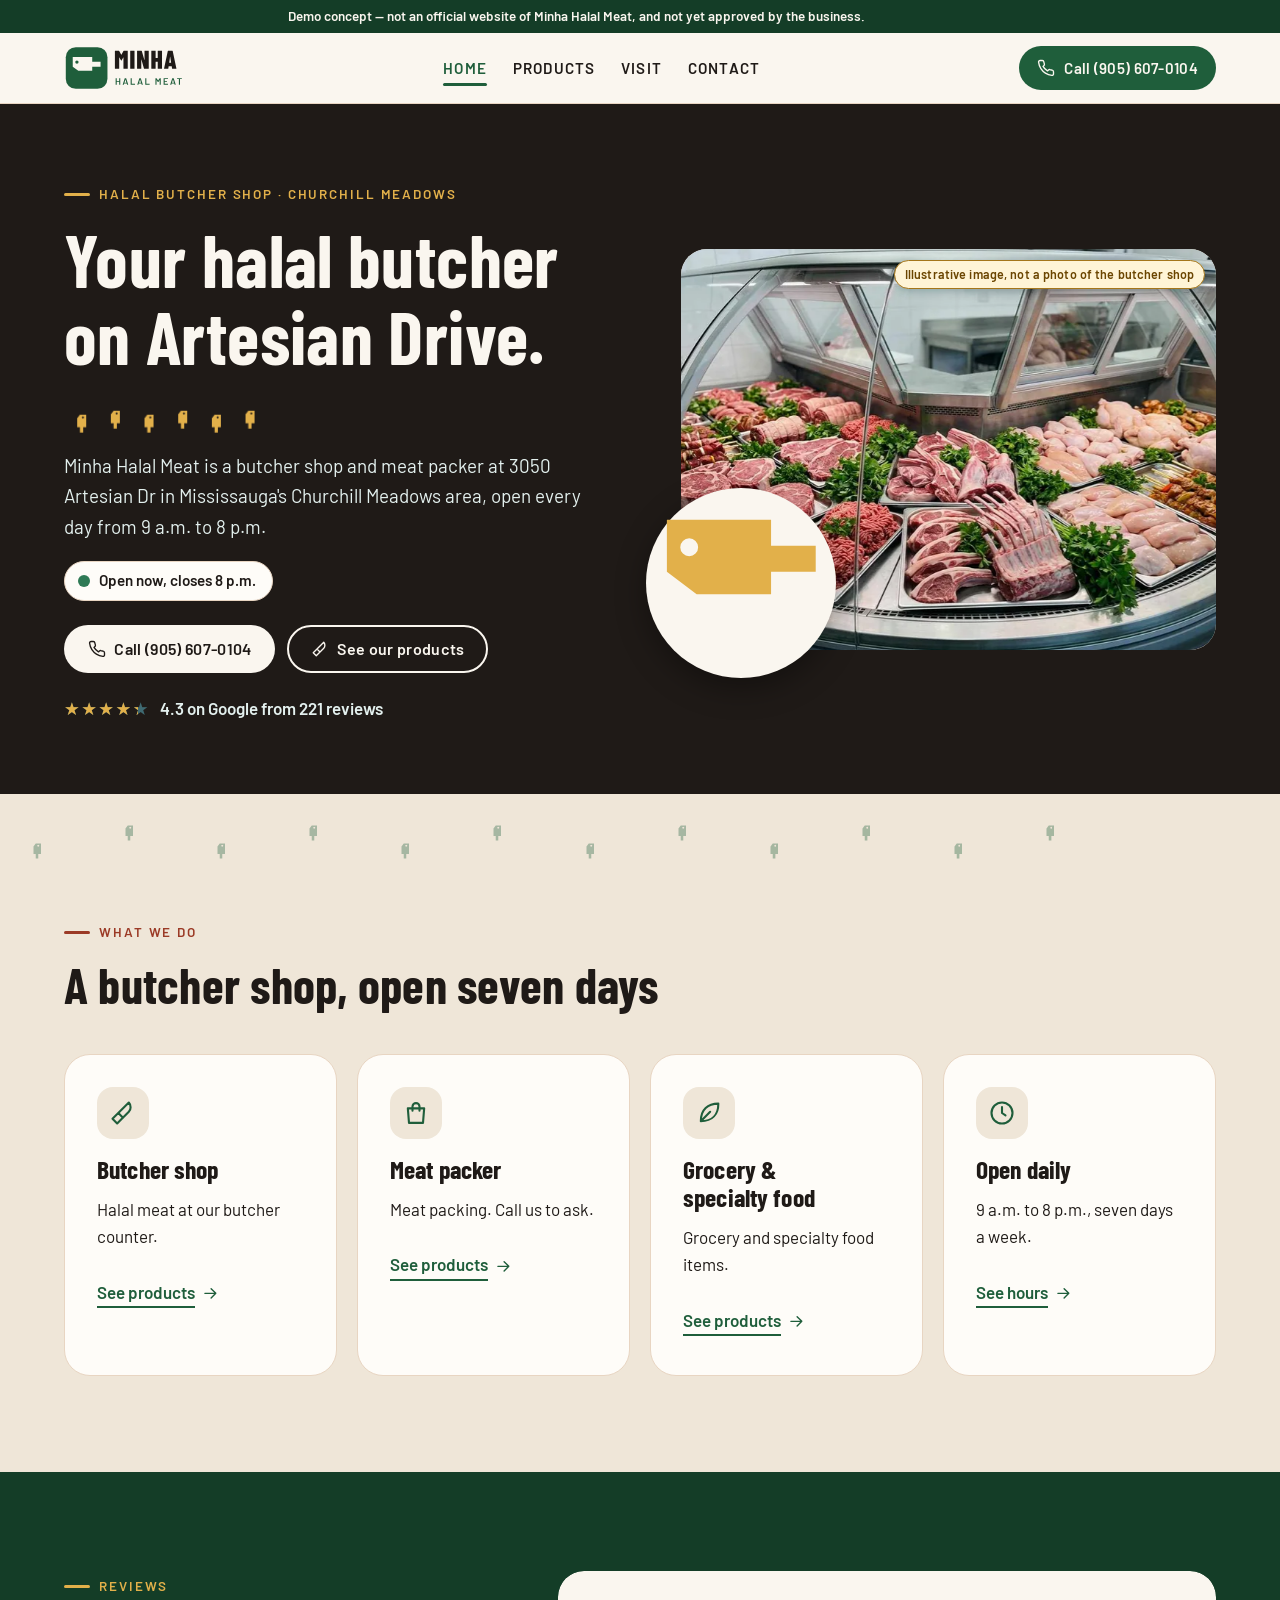
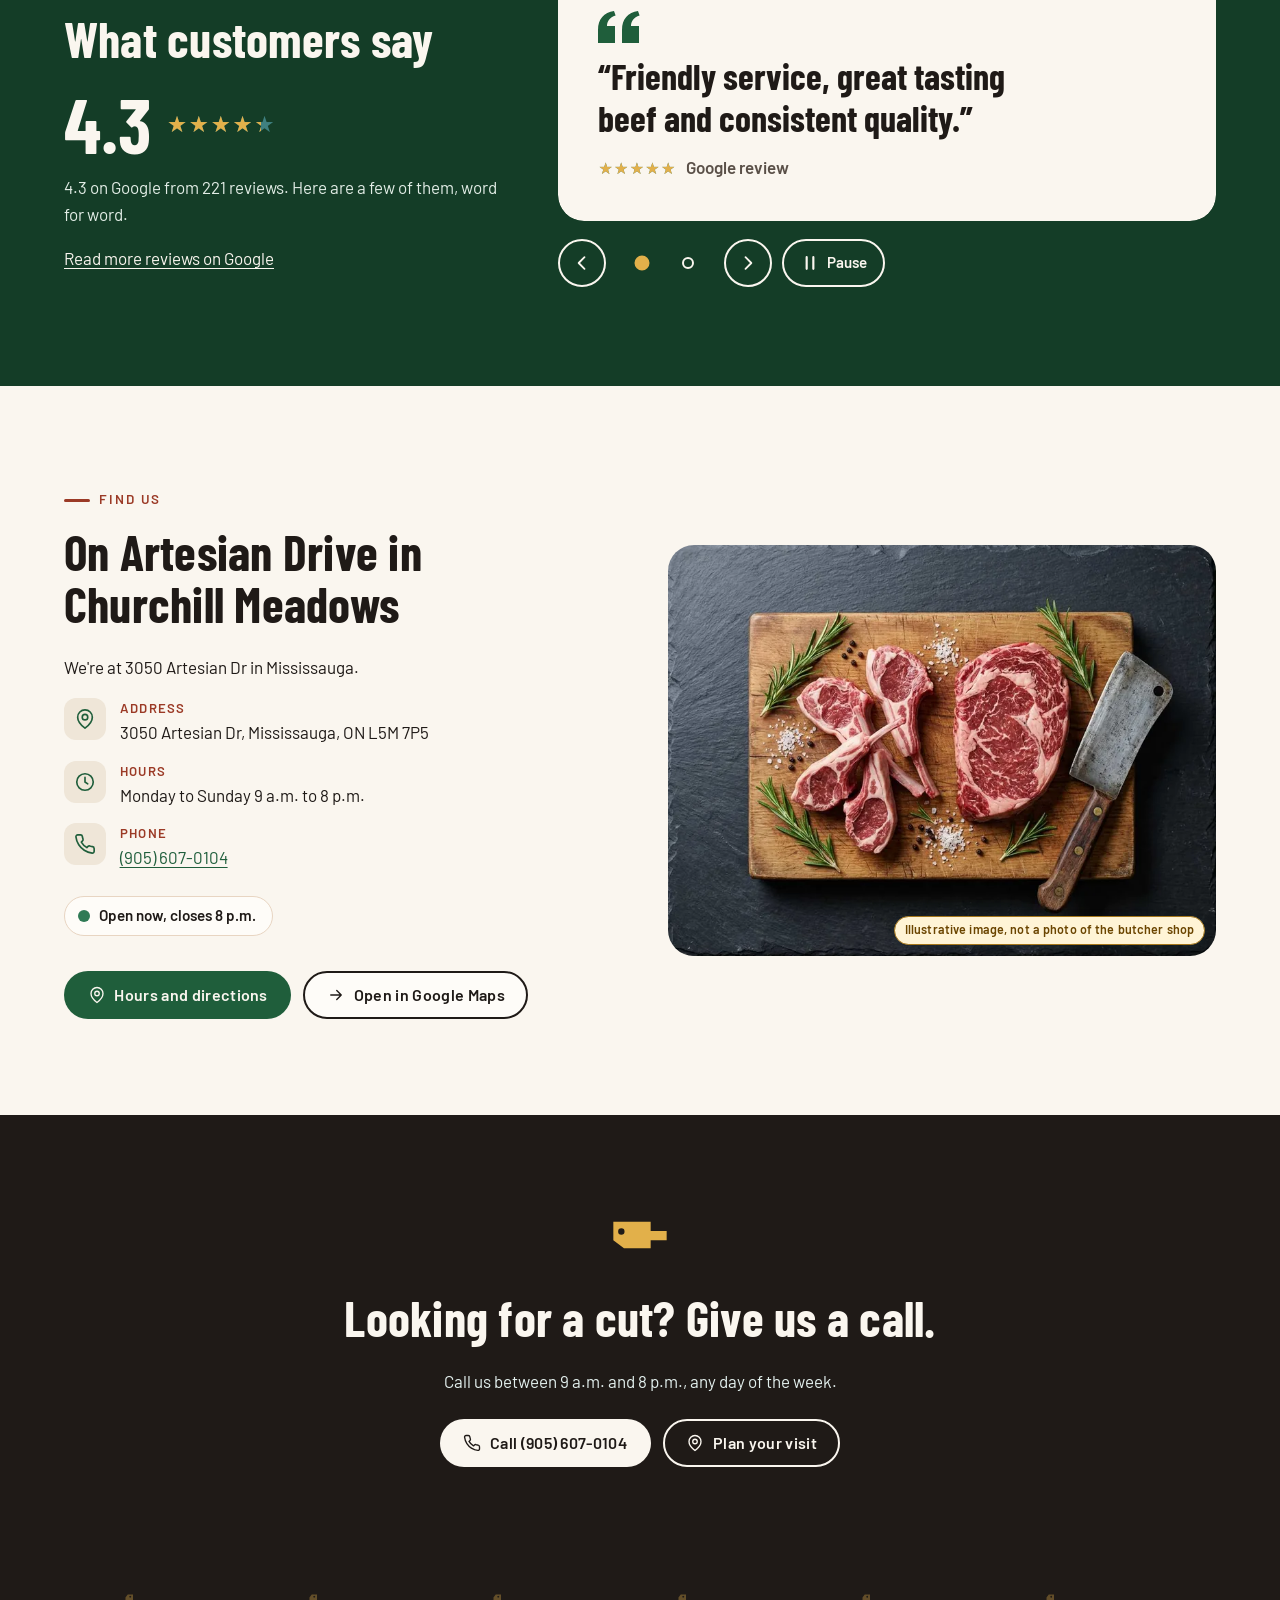
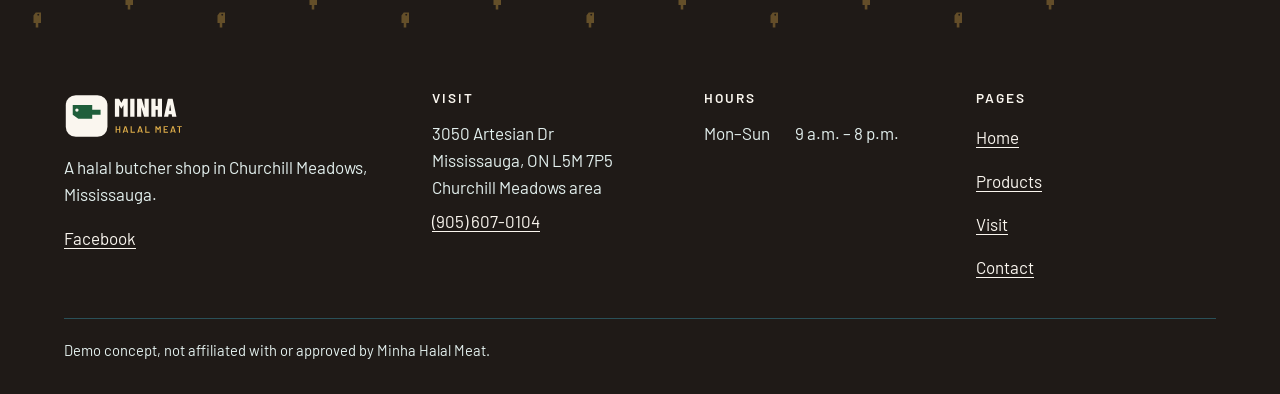
<file: index.html>
<!DOCTYPE html>
<html lang="en-CA">
<head>
  <meta charset="utf-8">
  <meta name="viewport" content="width=device-width, initial-scale=1, viewport-fit=cover">
  <script>document.documentElement.classList.add("js")</script>
  <title>Minha Halal Meat | Halal Butcher in Mississauga (demo concept)</title>
  <meta name="description" content="Demo concept website for Minha Halal Meat, a halal butcher shop in Mississauga — not the official site. A halal butcher shop on Artesian Dr.">
  <meta property="og:type" content="website">
  <meta property="og:site_name" content="Minha Halal Meat (demo concept)">
  <meta property="og:locale" content="en_CA">
  <meta property="og:title" content="Minha Halal Meat | Halal Butcher in Mississauga (demo concept)">
  <meta property="og:description" content="Demo concept website for Minha Halal Meat, a halal butcher shop in Mississauga — not the official site. A halal butcher shop on Artesian Dr.">
  <meta property="og:url" content="https://mikelagumbay22.github.io/minha-halal-meat-demo/">
  <meta property="og:image" content="https://mikelagumbay22.github.io/minha-halal-meat-demo/img/og-image.jpg">
  <meta property="og:image:type" content="image/jpeg">
  <meta property="og:image:width" content="1200">
  <meta property="og:image:height" content="630">
  <meta property="og:image:alt" content="Demo concept, not the official site. A butcher display case with trays of fresh beef, lamb and chicken garnished with parsley (illustrative image, not a photo of the butcher shop)">
  <meta name="twitter:card" content="summary_large_image">
  <meta name="twitter:title" content="Minha Halal Meat | Halal Butcher in Mississauga (demo concept)">
  <meta name="twitter:description" content="Demo concept website for Minha Halal Meat, a halal butcher shop in Mississauga — not the official site. A halal butcher shop on Artesian Dr.">
  <meta name="twitter:image" content="https://mikelagumbay22.github.io/minha-halal-meat-demo/img/og-image.jpg">
  <meta name="twitter:image:alt" content="Demo concept, not the official site. A butcher display case with trays of fresh beef, lamb and chicken garnished with parsley (illustrative image, not a photo of the butcher shop)">
  <meta name="robots" content="noindex, nofollow">
  <meta name="theme-color" content="#1F1A17">
  <link rel="preload" href="fonts/barlowcondensed-700-latin.woff2" as="font" type="font/woff2" crossorigin>
  <link rel="preload" href="fonts/barlow-400-latin.woff2" as="font" type="font/woff2" crossorigin>
  <link rel="preload" href="fonts/barlow-600-latin.woff2" as="font" type="font/woff2" crossorigin>
  <link rel="stylesheet" href="css/site.css?v=6d2f72ca">
  <link rel="icon" href="img/favicon.ico" sizes="any">
  <link rel="icon" type="image/png" sizes="512x512" href="img/favicon-512.png">
  <link rel="apple-touch-icon" href="img/apple-touch-icon.png">
  <script type="application/ld+json">{"@context": "https://schema.org", "@type": "Store", "name": "Minha Halal Meat", "telephone": "+1-905-607-0104", "address": {"@type": "PostalAddress", "streetAddress": "3050 Artesian Dr", "addressLocality": "Mississauga", "addressRegion": "ON", "postalCode": "L5M 7P5", "addressCountry": "CA"}, "openingHoursSpecification": [{"@type": "OpeningHoursSpecification", "dayOfWeek": ["Monday", "Tuesday", "Wednesday", "Thursday", "Friday", "Saturday", "Sunday"], "opens": "09:00", "closes": "20:00"}], "image": "https://mikelagumbay22.github.io/minha-halal-meat-demo/img/logo.png"}</script>
</head>
<body class="page-home" data-hours='[{"day": "Monday", "display": "9 a.m. – 8 p.m.", "closed": false, "opens": "09:00", "closes": "20:00"}, {"day": "Tuesday", "display": "9 a.m. – 8 p.m.", "closed": false, "opens": "09:00", "closes": "20:00"}, {"day": "Wednesday", "display": "9 a.m. – 8 p.m.", "closed": false, "opens": "09:00", "closes": "20:00"}, {"day": "Thursday", "display": "9 a.m. – 8 p.m.", "closed": false, "opens": "09:00", "closes": "20:00"}, {"day": "Friday", "display": "9 a.m. – 8 p.m.", "closed": false, "opens": "09:00", "closes": "20:00"}, {"day": "Saturday", "display": "9 a.m. – 8 p.m.", "closed": false, "opens": "09:00", "closes": "20:00"}, {"day": "Sunday", "display": "9 a.m. – 8 p.m.", "closed": false, "opens": "09:00", "closes": "20:00"}]'>
<aside class="demo-banner" aria-label="Demo notice">
  <p class="container">Demo concept — not an official website of Minha Halal Meat, and not yet approved by the business.</p>
</aside>
<a class="skip-link" href="#main">Skip to content</a>
<header class="site-header">
  <div class="container header-inner">
    <a class="brand" href="index.html" aria-current="page">
      <img src="img/logo.svg" alt="Minha Halal Meat, home" width="144" height="60">
    </a>
    <nav class="site-nav desktop-nav" aria-label="Main">
      <ul>
        <li><a href="index.html" aria-current="page">Home</a></li>
        <li><a href="services.html">Products</a></li>
        <li><a href="visit.html">Visit</a></li>
        <li><a href="contact.html">Contact</a></li>
      </ul>
    </nav>
    <div class="header-actions">
      <a class="btn btn--primary btn--sm header-cta" href="tel:+19056070104"><svg viewBox="0 0 24 24" fill="none" stroke="currentColor" stroke-width="1.8" stroke-linecap="round" stroke-linejoin="round" aria-hidden="true" focusable="false"><path d="M22 16.9v3a2 2 0 0 1-2.2 2 19.8 19.8 0 0 1-8.6-3.1 19.5 19.5 0 0 1-6-6A19.8 19.8 0 0 1 2.1 4.2 2 2 0 0 1 4.1 2h3a2 2 0 0 1 2 1.7c.1 1 .4 1.9.7 2.8a2 2 0 0 1-.5 2.1L8 9.9a16 16 0 0 0 6 6l1.3-1.3a2 2 0 0 1 2.1-.4c.9.3 1.8.6 2.8.7a2 2 0 0 1 1.7 2z"/></svg>Call (905) 607-0104</a>
      <button type="button" class="menu-toggle" id="menu-toggle" aria-controls="mobile-nav" aria-expanded="false">
        <span class="burger" aria-hidden="true"><span></span><span></span><span></span></span>
        <span class="menu-toggle__label">Menu</span>
      </button>
    </div>
  </div>
  <div class="mobile-nav" id="mobile-nav" hidden>
    <nav aria-label="Mobile">
      <ul>
        <li style="--i:0"><a href="index.html" aria-current="page">Home</a></li>
        <li style="--i:1"><a href="services.html">Products</a></li>
        <li style="--i:2"><a href="visit.html">Visit</a></li>
        <li style="--i:3"><a href="contact.html">Contact</a></li>
        <li style="--i:4"><a class="mobile-nav__cta" href="tel:+19056070104"><svg viewBox="0 0 24 24" fill="none" stroke="currentColor" stroke-width="1.8" stroke-linecap="round" stroke-linejoin="round" aria-hidden="true" focusable="false"><path d="M22 16.9v3a2 2 0 0 1-2.2 2 19.8 19.8 0 0 1-8.6-3.1 19.5 19.5 0 0 1-6-6A19.8 19.8 0 0 1 2.1 4.2 2 2 0 0 1 4.1 2h3a2 2 0 0 1 2 1.7c.1 1 .4 1.9.7 2.8a2 2 0 0 1-.5 2.1L8 9.9a16 16 0 0 0 6 6l1.3-1.3a2 2 0 0 1 2.1-.4c.9.3 1.8.6 2.8.7a2 2 0 0 1 1.7 2z"/></svg>Call (905) 607-0104</a></li>
      </ul>
    </nav>
  </div>
</header>
<main id="main">

<section class="hero on-dark" aria-labelledby="hero-title">
  <div class="container hero__grid">
    <div class="hero__copy">
      <p class="eyebrow">Halal butcher shop · Churchill Meadows</p>
      <h1 id="hero-title" class="split-h"><span class="sw"><span style="--i:0">Your</span></span> <span class="sw"><span style="--i:1">halal</span></span> <span class="sw"><span style="--i:2">butcher</span></span> <span class="sw"><span style="--i:3">on</span></span> <span class="sw"><span style="--i:4">Artesian</span></span> <span class="sw"><span style="--i:5">Drive.</span></span> </h1>
      <svg class="headline-paws" viewBox="0 0 210 26" aria-hidden="true" focusable="false"><g transform="translate(4 4) rotate(90 11 11) scale(.9)"><g class="hp" style="--i:0" fill="currentColor"><path d="M2 4h14v10H6l-4-3zM5 6.5a1.2 1.2 0 1 0 0 2.4 1.2 1.2 0 0 0 0-2.4zM16 7.5h6v3.5h-6z"/></g></g><g transform="translate(38 0) rotate(90 11 11) scale(.9)"><g class="hp" style="--i:1" fill="currentColor"><path d="M2 4h14v10H6l-4-3zM5 6.5a1.2 1.2 0 1 0 0 2.4 1.2 1.2 0 0 0 0-2.4zM16 7.5h6v3.5h-6z"/></g></g><g transform="translate(72 4) rotate(90 11 11) scale(.9)"><g class="hp" style="--i:2" fill="currentColor"><path d="M2 4h14v10H6l-4-3zM5 6.5a1.2 1.2 0 1 0 0 2.4 1.2 1.2 0 0 0 0-2.4zM16 7.5h6v3.5h-6z"/></g></g><g transform="translate(106 0) rotate(90 11 11) scale(.9)"><g class="hp" style="--i:3" fill="currentColor"><path d="M2 4h14v10H6l-4-3zM5 6.5a1.2 1.2 0 1 0 0 2.4 1.2 1.2 0 0 0 0-2.4zM16 7.5h6v3.5h-6z"/></g></g><g transform="translate(140 4) rotate(90 11 11) scale(.9)"><g class="hp" style="--i:4" fill="currentColor"><path d="M2 4h14v10H6l-4-3zM5 6.5a1.2 1.2 0 1 0 0 2.4 1.2 1.2 0 0 0 0-2.4zM16 7.5h6v3.5h-6z"/></g></g><g transform="translate(174 0) rotate(90 11 11) scale(.9)"><g class="hp" style="--i:5" fill="currentColor"><path d="M2 4h14v10H6l-4-3zM5 6.5a1.2 1.2 0 1 0 0 2.4 1.2 1.2 0 0 0 0-2.4zM16 7.5h6v3.5h-6z"/></g></g>
</svg>
      <p class="lead">Minha Halal Meat is a butcher shop and meat packer at 3050 Artesian Dr in Mississauga&#39;s Churchill Meadows area, open every day from 9 a.m. to 8 p.m.</p>
      <p class="status hero__status" data-status data-state="neutral"><span class="status__dot" aria-hidden="true"></span><span class="status__text">Open every day, 9 a.m. to 8 p.m.</span></p>
      <div class="btn-row">
        <a class="btn btn--light" href="tel:+19056070104"><svg viewBox="0 0 24 24" fill="none" stroke="currentColor" stroke-width="1.8" stroke-linecap="round" stroke-linejoin="round" aria-hidden="true" focusable="false"><path d="M22 16.9v3a2 2 0 0 1-2.2 2 19.8 19.8 0 0 1-8.6-3.1 19.5 19.5 0 0 1-6-6A19.8 19.8 0 0 1 2.1 4.2 2 2 0 0 1 4.1 2h3a2 2 0 0 1 2 1.7c.1 1 .4 1.9.7 2.8a2 2 0 0 1-.5 2.1L8 9.9a16 16 0 0 0 6 6l1.3-1.3a2 2 0 0 1 2.1-.4c.9.3 1.8.6 2.8.7a2 2 0 0 1 1.7 2z"/></svg>Call (905) 607-0104</a>
        <a class="btn btn--outline-light" href="services.html"><svg viewBox="0 0 24 24" fill="none" stroke="currentColor" stroke-width="1.8" stroke-linecap="round" stroke-linejoin="round" aria-hidden="true" focusable="false"><path d="M3 17 17 3c2 2 2 6 0 8l-6 6M8 12l4 4M3 17l4 4 4-4"/></svg>See our products</a>
      </div>
      <p class="rating-line"><span class="stars" role="img" aria-label="4.3 out of 5 stars" style="--fill: 86.0%"><span class="stars__base" aria-hidden="true">★★★★★</span><span class="stars__fill" aria-hidden="true">★★★★★</span></span><span>4.3 on Google from 221 reviews</span></p>
    </div>
    <div class="hero__art">
      <div class="media media--hero" data-parallax><span class="ph-badge image-badge">Illustrative image, not a photo of the butcher shop</span>
  <img src="img/hero-800.webp" srcset="img/hero-480.webp 480w, img/hero-800.webp 800w, img/hero-1200.webp 1200w" sizes="(min-width: 900px) 560px, 92vw" width="1200" height="900" alt="A butcher display case with trays of fresh beef, lamb and chicken garnished with parsley" fetchpriority="high" decoding="async">
</div>
      <div class="pup-badge"><div class="pup motif" aria-hidden="true"><svg class="motif__icon" viewBox="0 0 24 24" fill="currentColor" focusable="false"><path d="M2 4h14v10H6l-4-3zM5 6.5a1.2 1.2 0 1 0 0 2.4 1.2 1.2 0 0 0 0-2.4zM16 7.5h6v3.5h-6z"/></svg><span class="pup__bubble" style="left:10%;top:20%;width:12%;--i:0"></span><span class="pup__bubble" style="left:78%;top:14%;width:9%;--i:1"></span><span class="pup__bubble" style="left:84%;top:60%;width:11%;--i:2"></span></div></div>
    </div>
  </div>
</section>
<div class="trail trail--alt" aria-hidden="true" data-trail>
  <div class="trail__prints">
    <svg class="trail__print" style="left:2.0%;--i:0" viewBox="0 0 24 24" fill="currentColor" focusable="false"><path d="M2 4h14v10H6l-4-3zM5 6.5a1.2 1.2 0 1 0 0 2.4 1.2 1.2 0 0 0 0-2.4zM16 7.5h6v3.5h-6z"/></svg>
    <svg class="trail__print is-up" style="left:9.2%;--i:1" viewBox="0 0 24 24" fill="currentColor" focusable="false"><path d="M2 4h14v10H6l-4-3zM5 6.5a1.2 1.2 0 1 0 0 2.4 1.2 1.2 0 0 0 0-2.4zM16 7.5h6v3.5h-6z"/></svg>
    <svg class="trail__print" style="left:16.4%;--i:2" viewBox="0 0 24 24" fill="currentColor" focusable="false"><path d="M2 4h14v10H6l-4-3zM5 6.5a1.2 1.2 0 1 0 0 2.4 1.2 1.2 0 0 0 0-2.4zM16 7.5h6v3.5h-6z"/></svg>
    <svg class="trail__print is-up" style="left:23.6%;--i:3" viewBox="0 0 24 24" fill="currentColor" focusable="false"><path d="M2 4h14v10H6l-4-3zM5 6.5a1.2 1.2 0 1 0 0 2.4 1.2 1.2 0 0 0 0-2.4zM16 7.5h6v3.5h-6z"/></svg>
    <svg class="trail__print" style="left:30.8%;--i:4" viewBox="0 0 24 24" fill="currentColor" focusable="false"><path d="M2 4h14v10H6l-4-3zM5 6.5a1.2 1.2 0 1 0 0 2.4 1.2 1.2 0 0 0 0-2.4zM16 7.5h6v3.5h-6z"/></svg>
    <svg class="trail__print is-up" style="left:38.0%;--i:5" viewBox="0 0 24 24" fill="currentColor" focusable="false"><path d="M2 4h14v10H6l-4-3zM5 6.5a1.2 1.2 0 1 0 0 2.4 1.2 1.2 0 0 0 0-2.4zM16 7.5h6v3.5h-6z"/></svg>
    <svg class="trail__print" style="left:45.2%;--i:6" viewBox="0 0 24 24" fill="currentColor" focusable="false"><path d="M2 4h14v10H6l-4-3zM5 6.5a1.2 1.2 0 1 0 0 2.4 1.2 1.2 0 0 0 0-2.4zM16 7.5h6v3.5h-6z"/></svg>
    <svg class="trail__print is-up" style="left:52.4%;--i:7" viewBox="0 0 24 24" fill="currentColor" focusable="false"><path d="M2 4h14v10H6l-4-3zM5 6.5a1.2 1.2 0 1 0 0 2.4 1.2 1.2 0 0 0 0-2.4zM16 7.5h6v3.5h-6z"/></svg>
    <svg class="trail__print" style="left:59.6%;--i:8" viewBox="0 0 24 24" fill="currentColor" focusable="false"><path d="M2 4h14v10H6l-4-3zM5 6.5a1.2 1.2 0 1 0 0 2.4 1.2 1.2 0 0 0 0-2.4zM16 7.5h6v3.5h-6z"/></svg>
    <svg class="trail__print is-up" style="left:66.8%;--i:9" viewBox="0 0 24 24" fill="currentColor" focusable="false"><path d="M2 4h14v10H6l-4-3zM5 6.5a1.2 1.2 0 1 0 0 2.4 1.2 1.2 0 0 0 0-2.4zM16 7.5h6v3.5h-6z"/></svg>
    <svg class="trail__print" style="left:74.0%;--i:10" viewBox="0 0 24 24" fill="currentColor" focusable="false"><path d="M2 4h14v10H6l-4-3zM5 6.5a1.2 1.2 0 1 0 0 2.4 1.2 1.2 0 0 0 0-2.4zM16 7.5h6v3.5h-6z"/></svg>
    <svg class="trail__print is-up" style="left:81.2%;--i:11" viewBox="0 0 24 24" fill="currentColor" focusable="false"><path d="M2 4h14v10H6l-4-3zM5 6.5a1.2 1.2 0 1 0 0 2.4 1.2 1.2 0 0 0 0-2.4zM16 7.5h6v3.5h-6z"/></svg>
  </div>
  <div class="container" style="position:relative;height:100%;container-type:inline-size">
  </div>
</div>

<section class="section section--alt" aria-labelledby="cards-title" style="padding-top:clamp(1.5rem,4vw,2.5rem)">
  <div class="container">
    <div class="section-head reveal">
      <p class="eyebrow">What we do</p>
      <h2 id="cards-title">A butcher shop, open seven days</h2>
    </div>
    <ul class="card-grid card-grid--4">
      <li class="card tilt reveal" style="--d: 0.0s" data-tilt>
        <span class="icon-chip"><svg viewBox="0 0 24 24" fill="none" stroke="currentColor" stroke-width="1.8" stroke-linecap="round" stroke-linejoin="round" aria-hidden="true" focusable="false"><path d="M3 17 17 3c2 2 2 6 0 8l-6 6M8 12l4 4M3 17l4 4 4-4"/></svg></span>
        <h3>Butcher shop</h3>
        <p>Halal meat at our butcher counter.</p>
        <a class="text-link" href="services.html#butcher"><span>See products</span><svg viewBox="0 0 24 24" fill="none" stroke="currentColor" stroke-width="1.8" stroke-linecap="round" stroke-linejoin="round" aria-hidden="true" focusable="false"><path d="M5 12h14M13 6l6 6-6 6"/></svg></a>
      </li>
      <li class="card tilt reveal" style="--d: 0.1s" data-tilt>
        <span class="icon-chip"><svg viewBox="0 0 24 24" fill="none" stroke="currentColor" stroke-width="1.8" stroke-linecap="round" stroke-linejoin="round" aria-hidden="true" focusable="false"><path d="M5 8h14l-1 12.5H6z"/><path d="M9 10V6.5a3 3 0 0 1 6 0V10"/></svg></span>
        <h3>Meat packer</h3>
        <p>Meat packing. Call us to ask.</p>
        <a class="text-link" href="services.html#packer"><span>See products</span><svg viewBox="0 0 24 24" fill="none" stroke="currentColor" stroke-width="1.8" stroke-linecap="round" stroke-linejoin="round" aria-hidden="true" focusable="false"><path d="M5 12h14M13 6l6 6-6 6"/></svg></a>
      </li>
      <li class="card tilt reveal" style="--d: 0.2s" data-tilt>
        <span class="icon-chip"><svg viewBox="0 0 24 24" fill="none" stroke="currentColor" stroke-width="1.8" stroke-linecap="round" stroke-linejoin="round" aria-hidden="true" focusable="false"><path d="M5 19C5 9 11 4 20 4c0 9-5 15-15 15zM5 19l8-8"/></svg></span>
        <h3>Grocery &amp; specialty food</h3>
        <p>Grocery and specialty food items.</p>
        <a class="text-link" href="services.html#grocery"><span>See products</span><svg viewBox="0 0 24 24" fill="none" stroke="currentColor" stroke-width="1.8" stroke-linecap="round" stroke-linejoin="round" aria-hidden="true" focusable="false"><path d="M5 12h14M13 6l6 6-6 6"/></svg></a>
      </li>
      <li class="card tilt reveal" style="--d: 0.30000000000000004s" data-tilt>
        <span class="icon-chip"><svg viewBox="0 0 24 24" fill="none" stroke="currentColor" stroke-width="1.8" stroke-linecap="round" stroke-linejoin="round" aria-hidden="true" focusable="false"><circle cx="12" cy="12" r="9"/><path d="M12 7v5l3 2"/></svg></span>
        <h3>Open daily</h3>
        <p>9 a.m. to 8 p.m., seven days a week.</p>
        <a class="text-link" href="visit.html"><span>See hours</span><svg viewBox="0 0 24 24" fill="none" stroke="currentColor" stroke-width="1.8" stroke-linecap="round" stroke-linejoin="round" aria-hidden="true" focusable="false"><path d="M5 12h14M13 6l6 6-6 6"/></svg></a>
      </li>
    </ul>
  </div>
</section>
<section class="section reviews on-dark" id="reviews" aria-labelledby="reviews-title">
  <div class="container reviews__grid">
    <div class="reveal reveal-l">
      <p class="eyebrow">Reviews</p>
      <h2 id="reviews-title">What customers say</h2>
      <div class="score"><span class="score__num">4.3</span><span class="stars" role="img" aria-label="4.3 out of 5 stars on Google" style="--fill: 86.0%"><span class="stars__base" aria-hidden="true">★★★★★</span><span class="stars__fill" aria-hidden="true">★★★★★</span></span></div>
      <p class="muted-light">4.3 on Google from 221 reviews. Here are a few of them, word for word.</p>
      <p><a href="https://www.google.com/maps/search/?api=1&amp;query=Minha%20Halal%20Meat%2C%203050%20Artesian%20Dr%2C%20Mississauga%2C%20ON%20L5M%207P5" target="_blank" rel="noopener">Read more reviews on Google<span class="visually-hidden"> (opens in a new tab)</span></a></p>
    </div>
    <div class="carousel reveal reveal-r" data-carousel role="region" aria-roledescription="carousel" aria-label="Customer reviews">
      <div class="carousel__viewport" id="review-slides" aria-live="off">
        <div class="slide is-active" role="group" aria-roledescription="slide" aria-label="1 of 2" data-slide><figure>
          <svg class="quote-mark" viewBox="0 0 42 32" aria-hidden="true" focusable="false"><path fill="currentColor" d="M0 32V19C0 8 6 1.5 16 0l1.6 4.4C11.5 6.2 9 10.3 9 15h8v17zm24 0V19C24 8 30 1.5 40 0l1.6 4.4C35.5 6.2 33 10.3 33 15h8v17z"/></svg>
          <blockquote><p>“Friendly service, great tasting beef and consistent quality.”</p></blockquote>
          <figcaption><span class="stars" role="img" aria-label="5 out of 5 stars" style="--fill: 100.0%"><span class="stars__base" aria-hidden="true">★★★★★</span><span class="stars__fill" aria-hidden="true">★★★★★</span></span><span>Google review</span></figcaption>
        </figure></div>
        <div class="slide" role="group" aria-roledescription="slide" aria-label="2 of 2" data-slide><figure>
          <svg class="quote-mark" viewBox="0 0 42 32" aria-hidden="true" focusable="false"><path fill="currentColor" d="M0 32V19C0 8 6 1.5 16 0l1.6 4.4C11.5 6.2 9 10.3 9 15h8v17zm24 0V19C24 8 30 1.5 40 0l1.6 4.4C35.5 6.2 33 10.3 33 15h8v17z"/></svg>
          <blockquote><p>“I would highly recommend Minha Halal Foods for quality service and products.”</p></blockquote>
          <figcaption><span class="stars" role="img" aria-label="5 out of 5 stars" style="--fill: 100.0%"><span class="stars__base" aria-hidden="true">★★★★★</span><span class="stars__fill" aria-hidden="true">★★★★★</span></span><span>Google review</span></figcaption>
        </figure></div>
      </div>
      <div class="carousel__controls">
        <button type="button" class="cbtn" data-prev aria-controls="review-slides"><svg viewBox="0 0 24 24" fill="none" stroke="currentColor" stroke-width="2.2" stroke-linecap="round" stroke-linejoin="round" aria-hidden="true" focusable="false"><path d="M15 5l-7 7 7 7"/></svg><span class="visually-hidden">Previous review</span></button>
        <div class="dots">
          <button type="button" class="dot" data-dot="0" aria-controls="review-slides" aria-current="true"><span></span><span class="visually-hidden">Show review 1</span></button>
          <button type="button" class="dot" data-dot="1" aria-controls="review-slides"><span></span><span class="visually-hidden">Show review 2</span></button>
        </div>
        <button type="button" class="cbtn" data-next aria-controls="review-slides"><svg viewBox="0 0 24 24" fill="none" stroke="currentColor" stroke-width="2.2" stroke-linecap="round" stroke-linejoin="round" aria-hidden="true" focusable="false"><path d="M9 5l7 7-7 7"/></svg><span class="visually-hidden">Next review</span></button>
        <button type="button" class="cbtn cbtn--pause" data-pause aria-controls="review-slides"><svg viewBox="0 0 24 24" fill="none" stroke="currentColor" stroke-width="2.6" stroke-linecap="round" stroke-linejoin="round" aria-hidden="true" focusable="false"><path d="M8 5v14M16 5v14"/></svg><span data-pause-label>Pause</span></button>
      </div>
    </div>
  </div>
</section>

<section class="section" aria-labelledby="visit-title">
  <div class="container split">
    <div class="reveal reveal-l">
      <p class="eyebrow">Find us</p>
      <h2 id="visit-title">On Artesian Drive in Churchill Meadows</h2>
      <p>We&#39;re at 3050 Artesian Dr in Mississauga.</p>
      <ul class="info-list">
        <li><span class="ico"><svg viewBox="0 0 24 24" fill="none" stroke="currentColor" stroke-width="1.8" stroke-linecap="round" stroke-linejoin="round" aria-hidden="true" focusable="false"><path d="M20 10c0 6-8 12-8 12S4 16 4 10a8 8 0 0 1 16 0z"/><circle cx="12" cy="10" r="3"/></svg></span><div><span class="label">Address</span>3050 Artesian Dr, Mississauga, ON L5M 7P5</div></li>
        <li><span class="ico"><svg viewBox="0 0 24 24" fill="none" stroke="currentColor" stroke-width="1.8" stroke-linecap="round" stroke-linejoin="round" aria-hidden="true" focusable="false"><circle cx="12" cy="12" r="9"/><path d="M12 7v5l3 2"/></svg></span><div><span class="label">Hours</span>Monday to Sunday 9 a.m. to 8 p.m.</div></li>
        <li><span class="ico"><svg viewBox="0 0 24 24" fill="none" stroke="currentColor" stroke-width="1.8" stroke-linecap="round" stroke-linejoin="round" aria-hidden="true" focusable="false"><path d="M22 16.9v3a2 2 0 0 1-2.2 2 19.8 19.8 0 0 1-8.6-3.1 19.5 19.5 0 0 1-6-6A19.8 19.8 0 0 1 2.1 4.2 2 2 0 0 1 4.1 2h3a2 2 0 0 1 2 1.7c.1 1 .4 1.9.7 2.8a2 2 0 0 1-.5 2.1L8 9.9a16 16 0 0 0 6 6l1.3-1.3a2 2 0 0 1 2.1-.4c.9.3 1.8.6 2.8.7a2 2 0 0 1 1.7 2z"/></svg></span><div><span class="label">Phone</span><a href="tel:+19056070104">(905) 607-0104</a></div></li>
      </ul>
      <p class="status " data-status data-state="neutral"><span class="status__dot" aria-hidden="true"></span><span class="status__text">Open every day, 9 a.m. to 8 p.m.</span></p>
      <div class="btn-row" style="margin-top:1.25rem">
        <a class="btn btn--primary" href="visit.html"><svg viewBox="0 0 24 24" fill="none" stroke="currentColor" stroke-width="1.8" stroke-linecap="round" stroke-linejoin="round" aria-hidden="true" focusable="false"><path d="M20 10c0 6-8 12-8 12S4 16 4 10a8 8 0 0 1 16 0z"/><circle cx="12" cy="10" r="3"/></svg>Hours and directions</a>
        <a class="btn btn--ghost" href="https://www.google.com/maps/dir/?api=1&amp;destination=Minha%20Halal%20Meat%2C%203050%20Artesian%20Dr%2C%20Mississauga%2C%20ON%20L5M%207P5" target="_blank" rel="noopener"><svg viewBox="0 0 24 24" fill="none" stroke="currentColor" stroke-width="1.8" stroke-linecap="round" stroke-linejoin="round" aria-hidden="true" focusable="false"><path d="M5 12h14M13 6l6 6-6 6"/></svg>Open in Google Maps<span class="visually-hidden"> (opens in a new tab)</span></a>
      </div>
    </div>
    <div class="reveal reveal-r"><div class="media "><span class="ph-badge image-badge">Illustrative image, not a photo of the butcher shop</span>
  <img src="img/poultry-800.webp" srcset="img/poultry-480.webp 480w, img/poultry-800.webp 800w, img/poultry-1200.webp 1200w" sizes="(min-width: 900px) 540px, 92vw" width="1200" height="900" alt="Fresh lamb chops and a beef steak on a wooden board with rosemary, salt and a cleaver" loading="lazy" decoding="async">
</div></div>
  </div>
</section>

<section class="section cta-band on-dark" aria-labelledby="home-cta-title">
  <div class="container reveal">
    <div class="mini-paw" aria-hidden="true">
  <svg class="mini-paw__icon" viewBox="0 0 24 24" fill="currentColor" focusable="false"><path d="M2 4h14v10H6l-4-3zM5 6.5a1.2 1.2 0 1 0 0 2.4 1.2 1.2 0 0 0 0-2.4zM16 7.5h6v3.5h-6z"/></svg>
  <span class="pup__bubble" style="left:4%;top:30%;width:18%;--i:0"></span>
  <span class="pup__bubble" style="left:72%;top:10%;width:14%;--i:1"></span>
  <span class="pup__bubble" style="left:80%;top:46%;width:11%;--i:2"></span>
</div>
    <h2 id="home-cta-title">Looking for a cut? Give us a call.</h2>
    <p>Call us between 9 a.m. and 8 p.m., any day of the week.</p>
    <div class="btn-row">
      <a class="btn btn--light" href="tel:+19056070104"><svg viewBox="0 0 24 24" fill="none" stroke="currentColor" stroke-width="1.8" stroke-linecap="round" stroke-linejoin="round" aria-hidden="true" focusable="false"><path d="M22 16.9v3a2 2 0 0 1-2.2 2 19.8 19.8 0 0 1-8.6-3.1 19.5 19.5 0 0 1-6-6A19.8 19.8 0 0 1 2.1 4.2 2 2 0 0 1 4.1 2h3a2 2 0 0 1 2 1.7c.1 1 .4 1.9.7 2.8a2 2 0 0 1-.5 2.1L8 9.9a16 16 0 0 0 6 6l1.3-1.3a2 2 0 0 1 2.1-.4c.9.3 1.8.6 2.8.7a2 2 0 0 1 1.7 2z"/></svg>Call (905) 607-0104</a>
      <a class="btn btn--outline-light" href="visit.html"><svg viewBox="0 0 24 24" fill="none" stroke="currentColor" stroke-width="1.8" stroke-linecap="round" stroke-linejoin="round" aria-hidden="true" focusable="false"><path d="M20 10c0 6-8 12-8 12S4 16 4 10a8 8 0 0 1 16 0z"/><circle cx="12" cy="10" r="3"/></svg>Plan your visit</a>
    </div>
  </div>
</section>

</main>
<div class="trail trail--dark" aria-hidden="true" data-trail>
  <div class="trail__prints">
    <svg class="trail__print" style="left:2.0%;--i:0" viewBox="0 0 24 24" fill="currentColor" focusable="false"><path d="M2 4h14v10H6l-4-3zM5 6.5a1.2 1.2 0 1 0 0 2.4 1.2 1.2 0 0 0 0-2.4zM16 7.5h6v3.5h-6z"/></svg>
    <svg class="trail__print is-up" style="left:9.2%;--i:1" viewBox="0 0 24 24" fill="currentColor" focusable="false"><path d="M2 4h14v10H6l-4-3zM5 6.5a1.2 1.2 0 1 0 0 2.4 1.2 1.2 0 0 0 0-2.4zM16 7.5h6v3.5h-6z"/></svg>
    <svg class="trail__print" style="left:16.4%;--i:2" viewBox="0 0 24 24" fill="currentColor" focusable="false"><path d="M2 4h14v10H6l-4-3zM5 6.5a1.2 1.2 0 1 0 0 2.4 1.2 1.2 0 0 0 0-2.4zM16 7.5h6v3.5h-6z"/></svg>
    <svg class="trail__print is-up" style="left:23.6%;--i:3" viewBox="0 0 24 24" fill="currentColor" focusable="false"><path d="M2 4h14v10H6l-4-3zM5 6.5a1.2 1.2 0 1 0 0 2.4 1.2 1.2 0 0 0 0-2.4zM16 7.5h6v3.5h-6z"/></svg>
    <svg class="trail__print" style="left:30.8%;--i:4" viewBox="0 0 24 24" fill="currentColor" focusable="false"><path d="M2 4h14v10H6l-4-3zM5 6.5a1.2 1.2 0 1 0 0 2.4 1.2 1.2 0 0 0 0-2.4zM16 7.5h6v3.5h-6z"/></svg>
    <svg class="trail__print is-up" style="left:38.0%;--i:5" viewBox="0 0 24 24" fill="currentColor" focusable="false"><path d="M2 4h14v10H6l-4-3zM5 6.5a1.2 1.2 0 1 0 0 2.4 1.2 1.2 0 0 0 0-2.4zM16 7.5h6v3.5h-6z"/></svg>
    <svg class="trail__print" style="left:45.2%;--i:6" viewBox="0 0 24 24" fill="currentColor" focusable="false"><path d="M2 4h14v10H6l-4-3zM5 6.5a1.2 1.2 0 1 0 0 2.4 1.2 1.2 0 0 0 0-2.4zM16 7.5h6v3.5h-6z"/></svg>
    <svg class="trail__print is-up" style="left:52.4%;--i:7" viewBox="0 0 24 24" fill="currentColor" focusable="false"><path d="M2 4h14v10H6l-4-3zM5 6.5a1.2 1.2 0 1 0 0 2.4 1.2 1.2 0 0 0 0-2.4zM16 7.5h6v3.5h-6z"/></svg>
    <svg class="trail__print" style="left:59.6%;--i:8" viewBox="0 0 24 24" fill="currentColor" focusable="false"><path d="M2 4h14v10H6l-4-3zM5 6.5a1.2 1.2 0 1 0 0 2.4 1.2 1.2 0 0 0 0-2.4zM16 7.5h6v3.5h-6z"/></svg>
    <svg class="trail__print is-up" style="left:66.8%;--i:9" viewBox="0 0 24 24" fill="currentColor" focusable="false"><path d="M2 4h14v10H6l-4-3zM5 6.5a1.2 1.2 0 1 0 0 2.4 1.2 1.2 0 0 0 0-2.4zM16 7.5h6v3.5h-6z"/></svg>
    <svg class="trail__print" style="left:74.0%;--i:10" viewBox="0 0 24 24" fill="currentColor" focusable="false"><path d="M2 4h14v10H6l-4-3zM5 6.5a1.2 1.2 0 1 0 0 2.4 1.2 1.2 0 0 0 0-2.4zM16 7.5h6v3.5h-6z"/></svg>
    <svg class="trail__print is-up" style="left:81.2%;--i:11" viewBox="0 0 24 24" fill="currentColor" focusable="false"><path d="M2 4h14v10H6l-4-3zM5 6.5a1.2 1.2 0 1 0 0 2.4 1.2 1.2 0 0 0 0-2.4zM16 7.5h6v3.5h-6z"/></svg>
  </div>
  <div class="container" style="position:relative;height:100%;container-type:inline-size">
  </div>
</div>
<footer class="site-footer on-dark">
  <div class="container">
    <div class="footer-grid">
      <div class="footer-brand">
        <a class="brand" href="index.html"><img src="img/logo-reversed.svg" alt="Minha Halal Meat, home" width="144" height="60" loading="lazy" decoding="async"></a>
        <p>A halal butcher shop in Churchill Meadows, Mississauga.</p><p><a href="https://www.facebook.com/The-Minha-Halal-Foods-609591002527730/" rel="noopener" target="_blank">Facebook<span class="visually-hidden"> (opens in a new tab)</span></a></p>
      </div>
      <div>
        <h2>Visit</h2>
        <ul>
          <li>3050 Artesian Dr<br>Mississauga, ON L5M 7P5<br>Churchill Meadows area</li>
          <li><a href="tel:+19056070104">(905) 607-0104</a></li>
        </ul>
      </div>
      <div>
        <h2>Hours</h2>
        <ul>
          <li><span class="footer-day">Mon–Sun</span> 9 a.m. – 8 p.m.</li>
        </ul>
      </div>
      <div>
        <h2>Pages</h2>
        <ul class="footer-nav">
          <li><a href="index.html" aria-current="page">Home</a></li>
          <li><a href="services.html">Products</a></li>
          <li><a href="visit.html">Visit</a></li>
          <li><a href="contact.html">Contact</a></li>
        </ul>
      </div>
    </div>
    <div class="footer-bottom">
      <p class="footer-legal">Demo concept, not affiliated with or approved by Minha Halal Meat.</p>
    </div>
  </div>
</footer>
<nav class="mobile-callbar" aria-label="Quick actions">
  <a class="btn btn--primary" href="tel:+19056070104" aria-label="Call (905) 607-0104"><svg viewBox="0 0 24 24" fill="none" stroke="currentColor" stroke-width="1.8" stroke-linecap="round" stroke-linejoin="round" aria-hidden="true" focusable="false"><path d="M22 16.9v3a2 2 0 0 1-2.2 2 19.8 19.8 0 0 1-8.6-3.1 19.5 19.5 0 0 1-6-6A19.8 19.8 0 0 1 2.1 4.2 2 2 0 0 1 4.1 2h3a2 2 0 0 1 2 1.7c.1 1 .4 1.9.7 2.8a2 2 0 0 1-.5 2.1L8 9.9a16 16 0 0 0 6 6l1.3-1.3a2 2 0 0 1 2.1-.4c.9.3 1.8.6 2.8.7a2 2 0 0 1 1.7 2z"/></svg>Call</a>
  <a class="btn btn--ghost" href="https://www.google.com/maps/dir/?api=1&amp;destination=Minha%20Halal%20Meat%2C%203050%20Artesian%20Dr%2C%20Mississauga%2C%20ON%20L5M%207P5" target="_blank" rel="noopener"><svg viewBox="0 0 24 24" fill="none" stroke="currentColor" stroke-width="1.8" stroke-linecap="round" stroke-linejoin="round" aria-hidden="true" focusable="false"><path d="M20 10c0 6-8 12-8 12S4 16 4 10a8 8 0 0 1 16 0z"/><circle cx="12" cy="10" r="3"/></svg>Directions<span class="visually-hidden"> (opens Google Maps in a new tab)</span></a>
  <a class="btn btn--ghost" href="services.html"><svg viewBox="0 0 24 24" fill="none" stroke="currentColor" stroke-width="1.8" stroke-linecap="round" stroke-linejoin="round" aria-hidden="true" focusable="false"><path d="M3 17 17 3c2 2 2 6 0 8l-6 6M8 12l4 4M3 17l4 4 4-4"/></svg>Products</a>
</nav>
<script src="js/site.js?v=6d2f72ca" defer></script>
</body>
</html>
</file>
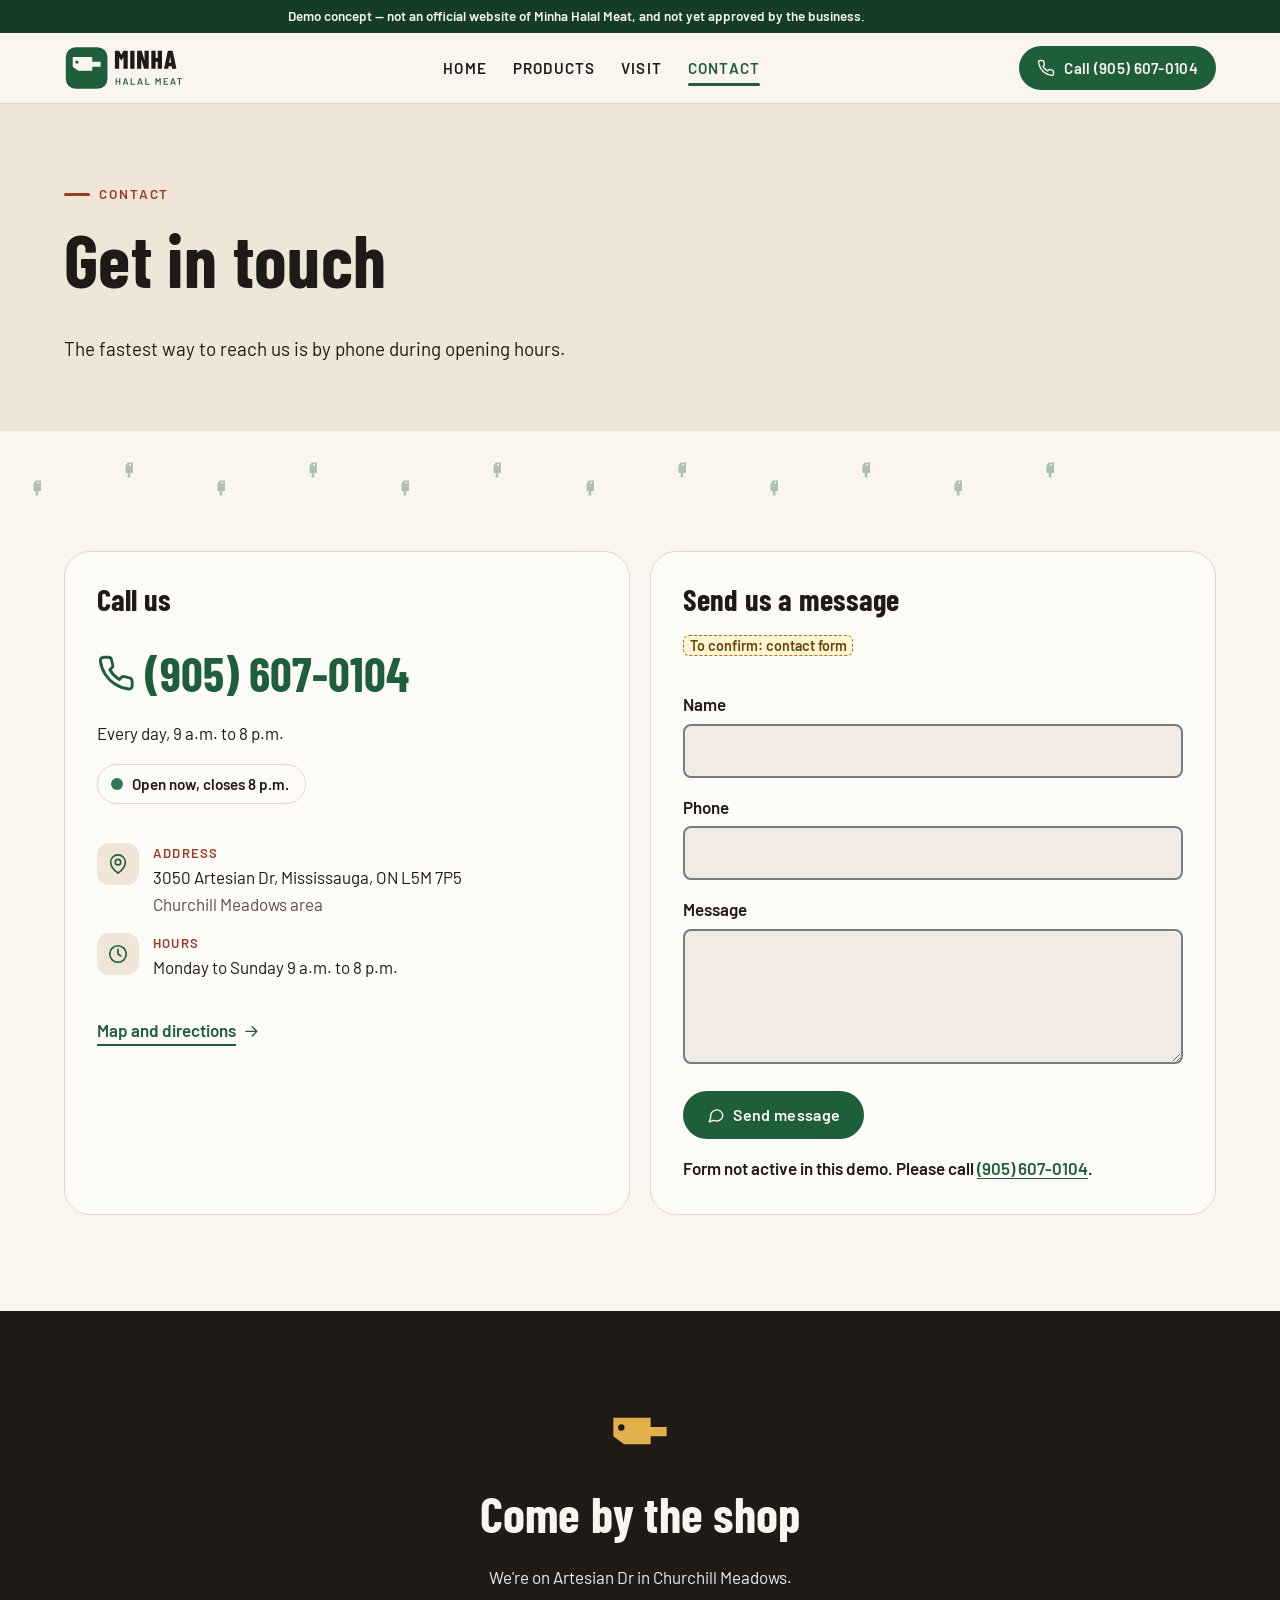
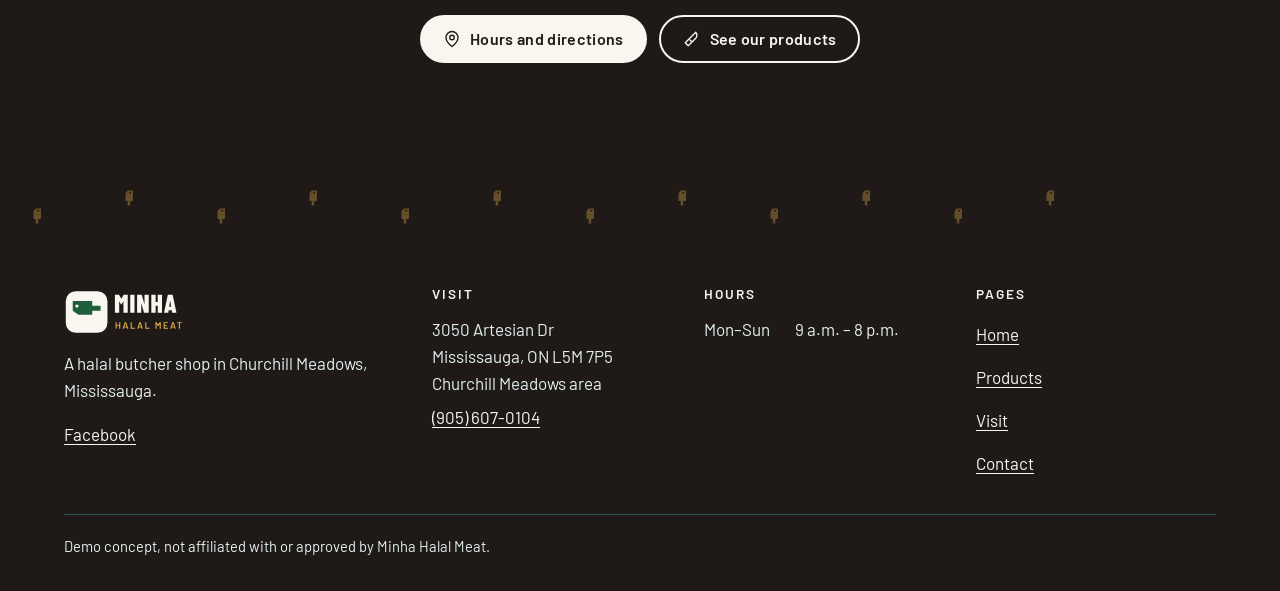
<file: contact.html>
<!DOCTYPE html>
<html lang="en-CA">
<head>
  <meta charset="utf-8">
  <meta name="viewport" content="width=device-width, initial-scale=1, viewport-fit=cover">
  <script>document.documentElement.classList.add("js")</script>
  <title>Contact | Minha Halal Meat (demo concept)</title>
  <meta name="description" content="Demo concept website for Minha Halal Meat, a halal butcher shop in Mississauga — not the official site. Call (905) 607-0104.">
  <meta property="og:type" content="website">
  <meta property="og:site_name" content="Minha Halal Meat (demo concept)">
  <meta property="og:locale" content="en_CA">
  <meta property="og:title" content="Contact | Minha Halal Meat (demo concept)">
  <meta property="og:description" content="Demo concept website for Minha Halal Meat, a halal butcher shop in Mississauga — not the official site. Call (905) 607-0104.">
  <meta property="og:url" content="https://mikelagumbay22.github.io/minha-halal-meat-demo/contact.html">
  <meta property="og:image" content="https://mikelagumbay22.github.io/minha-halal-meat-demo/img/og-image.jpg">
  <meta property="og:image:type" content="image/jpeg">
  <meta property="og:image:width" content="1200">
  <meta property="og:image:height" content="630">
  <meta property="og:image:alt" content="Demo concept, not the official site. A butcher display case with trays of fresh beef, lamb and chicken garnished with parsley (illustrative image, not a photo of the butcher shop)">
  <meta name="twitter:card" content="summary_large_image">
  <meta name="twitter:title" content="Contact | Minha Halal Meat (demo concept)">
  <meta name="twitter:description" content="Demo concept website for Minha Halal Meat, a halal butcher shop in Mississauga — not the official site. Call (905) 607-0104.">
  <meta name="twitter:image" content="https://mikelagumbay22.github.io/minha-halal-meat-demo/img/og-image.jpg">
  <meta name="twitter:image:alt" content="Demo concept, not the official site. A butcher display case with trays of fresh beef, lamb and chicken garnished with parsley (illustrative image, not a photo of the butcher shop)">
  <meta name="robots" content="noindex, nofollow">
  <meta name="theme-color" content="#1F1A17">
  <link rel="preload" href="fonts/barlowcondensed-700-latin.woff2" as="font" type="font/woff2" crossorigin>
  <link rel="preload" href="fonts/barlow-400-latin.woff2" as="font" type="font/woff2" crossorigin>
  <link rel="preload" href="fonts/barlow-600-latin.woff2" as="font" type="font/woff2" crossorigin>
  <link rel="stylesheet" href="css/site.css?v=6d2f72ca">
  <link rel="icon" href="img/favicon.ico" sizes="any">
  <link rel="icon" type="image/png" sizes="512x512" href="img/favicon-512.png">
  <link rel="apple-touch-icon" href="img/apple-touch-icon.png">
</head>
<body class="page-contact" data-hours='[{"day": "Monday", "display": "9 a.m. – 8 p.m.", "closed": false, "opens": "09:00", "closes": "20:00"}, {"day": "Tuesday", "display": "9 a.m. – 8 p.m.", "closed": false, "opens": "09:00", "closes": "20:00"}, {"day": "Wednesday", "display": "9 a.m. – 8 p.m.", "closed": false, "opens": "09:00", "closes": "20:00"}, {"day": "Thursday", "display": "9 a.m. – 8 p.m.", "closed": false, "opens": "09:00", "closes": "20:00"}, {"day": "Friday", "display": "9 a.m. – 8 p.m.", "closed": false, "opens": "09:00", "closes": "20:00"}, {"day": "Saturday", "display": "9 a.m. – 8 p.m.", "closed": false, "opens": "09:00", "closes": "20:00"}, {"day": "Sunday", "display": "9 a.m. – 8 p.m.", "closed": false, "opens": "09:00", "closes": "20:00"}]'>
<aside class="demo-banner" aria-label="Demo notice">
  <p class="container">Demo concept — not an official website of Minha Halal Meat, and not yet approved by the business.</p>
</aside>
<a class="skip-link" href="#main">Skip to content</a>
<header class="site-header">
  <div class="container header-inner">
    <a class="brand" href="index.html">
      <img src="img/logo.svg" alt="Minha Halal Meat, home" width="144" height="60">
    </a>
    <nav class="site-nav desktop-nav" aria-label="Main">
      <ul>
        <li><a href="index.html">Home</a></li>
        <li><a href="services.html">Products</a></li>
        <li><a href="visit.html">Visit</a></li>
        <li><a href="contact.html" aria-current="page">Contact</a></li>
      </ul>
    </nav>
    <div class="header-actions">
      <a class="btn btn--primary btn--sm header-cta" href="tel:+19056070104"><svg viewBox="0 0 24 24" fill="none" stroke="currentColor" stroke-width="1.8" stroke-linecap="round" stroke-linejoin="round" aria-hidden="true" focusable="false"><path d="M22 16.9v3a2 2 0 0 1-2.2 2 19.8 19.8 0 0 1-8.6-3.1 19.5 19.5 0 0 1-6-6A19.8 19.8 0 0 1 2.1 4.2 2 2 0 0 1 4.1 2h3a2 2 0 0 1 2 1.7c.1 1 .4 1.9.7 2.8a2 2 0 0 1-.5 2.1L8 9.9a16 16 0 0 0 6 6l1.3-1.3a2 2 0 0 1 2.1-.4c.9.3 1.8.6 2.8.7a2 2 0 0 1 1.7 2z"/></svg>Call (905) 607-0104</a>
      <button type="button" class="menu-toggle" id="menu-toggle" aria-controls="mobile-nav" aria-expanded="false">
        <span class="burger" aria-hidden="true"><span></span><span></span><span></span></span>
        <span class="menu-toggle__label">Menu</span>
      </button>
    </div>
  </div>
  <div class="mobile-nav" id="mobile-nav" hidden>
    <nav aria-label="Mobile">
      <ul>
        <li style="--i:0"><a href="index.html">Home</a></li>
        <li style="--i:1"><a href="services.html">Products</a></li>
        <li style="--i:2"><a href="visit.html">Visit</a></li>
        <li style="--i:3"><a href="contact.html" aria-current="page">Contact</a></li>
        <li style="--i:4"><a class="mobile-nav__cta" href="tel:+19056070104"><svg viewBox="0 0 24 24" fill="none" stroke="currentColor" stroke-width="1.8" stroke-linecap="round" stroke-linejoin="round" aria-hidden="true" focusable="false"><path d="M22 16.9v3a2 2 0 0 1-2.2 2 19.8 19.8 0 0 1-8.6-3.1 19.5 19.5 0 0 1-6-6A19.8 19.8 0 0 1 2.1 4.2 2 2 0 0 1 4.1 2h3a2 2 0 0 1 2 1.7c.1 1 .4 1.9.7 2.8a2 2 0 0 1-.5 2.1L8 9.9a16 16 0 0 0 6 6l1.3-1.3a2 2 0 0 1 2.1-.4c.9.3 1.8.6 2.8.7a2 2 0 0 1 1.7 2z"/></svg>Call (905) 607-0104</a></li>
      </ul>
    </nav>
  </div>
</header>
<main id="main">

<section class="page-hero" aria-labelledby="contact-title">
  <div class="container"><div class="section-head">
    <p class="eyebrow">Contact</p>
    <h1 id="contact-title">Get in touch</h1>
    <p class="lead">The fastest way to reach us is by phone during opening hours.</p>
  </div></div>
</section>
<div class="trail " aria-hidden="true" data-trail>
  <div class="trail__prints">
    <svg class="trail__print" style="left:2.0%;--i:0" viewBox="0 0 24 24" fill="currentColor" focusable="false"><path d="M2 4h14v10H6l-4-3zM5 6.5a1.2 1.2 0 1 0 0 2.4 1.2 1.2 0 0 0 0-2.4zM16 7.5h6v3.5h-6z"/></svg>
    <svg class="trail__print is-up" style="left:9.2%;--i:1" viewBox="0 0 24 24" fill="currentColor" focusable="false"><path d="M2 4h14v10H6l-4-3zM5 6.5a1.2 1.2 0 1 0 0 2.4 1.2 1.2 0 0 0 0-2.4zM16 7.5h6v3.5h-6z"/></svg>
    <svg class="trail__print" style="left:16.4%;--i:2" viewBox="0 0 24 24" fill="currentColor" focusable="false"><path d="M2 4h14v10H6l-4-3zM5 6.5a1.2 1.2 0 1 0 0 2.4 1.2 1.2 0 0 0 0-2.4zM16 7.5h6v3.5h-6z"/></svg>
    <svg class="trail__print is-up" style="left:23.6%;--i:3" viewBox="0 0 24 24" fill="currentColor" focusable="false"><path d="M2 4h14v10H6l-4-3zM5 6.5a1.2 1.2 0 1 0 0 2.4 1.2 1.2 0 0 0 0-2.4zM16 7.5h6v3.5h-6z"/></svg>
    <svg class="trail__print" style="left:30.8%;--i:4" viewBox="0 0 24 24" fill="currentColor" focusable="false"><path d="M2 4h14v10H6l-4-3zM5 6.5a1.2 1.2 0 1 0 0 2.4 1.2 1.2 0 0 0 0-2.4zM16 7.5h6v3.5h-6z"/></svg>
    <svg class="trail__print is-up" style="left:38.0%;--i:5" viewBox="0 0 24 24" fill="currentColor" focusable="false"><path d="M2 4h14v10H6l-4-3zM5 6.5a1.2 1.2 0 1 0 0 2.4 1.2 1.2 0 0 0 0-2.4zM16 7.5h6v3.5h-6z"/></svg>
    <svg class="trail__print" style="left:45.2%;--i:6" viewBox="0 0 24 24" fill="currentColor" focusable="false"><path d="M2 4h14v10H6l-4-3zM5 6.5a1.2 1.2 0 1 0 0 2.4 1.2 1.2 0 0 0 0-2.4zM16 7.5h6v3.5h-6z"/></svg>
    <svg class="trail__print is-up" style="left:52.4%;--i:7" viewBox="0 0 24 24" fill="currentColor" focusable="false"><path d="M2 4h14v10H6l-4-3zM5 6.5a1.2 1.2 0 1 0 0 2.4 1.2 1.2 0 0 0 0-2.4zM16 7.5h6v3.5h-6z"/></svg>
    <svg class="trail__print" style="left:59.6%;--i:8" viewBox="0 0 24 24" fill="currentColor" focusable="false"><path d="M2 4h14v10H6l-4-3zM5 6.5a1.2 1.2 0 1 0 0 2.4 1.2 1.2 0 0 0 0-2.4zM16 7.5h6v3.5h-6z"/></svg>
    <svg class="trail__print is-up" style="left:66.8%;--i:9" viewBox="0 0 24 24" fill="currentColor" focusable="false"><path d="M2 4h14v10H6l-4-3zM5 6.5a1.2 1.2 0 1 0 0 2.4 1.2 1.2 0 0 0 0-2.4zM16 7.5h6v3.5h-6z"/></svg>
    <svg class="trail__print" style="left:74.0%;--i:10" viewBox="0 0 24 24" fill="currentColor" focusable="false"><path d="M2 4h14v10H6l-4-3zM5 6.5a1.2 1.2 0 1 0 0 2.4 1.2 1.2 0 0 0 0-2.4zM16 7.5h6v3.5h-6z"/></svg>
    <svg class="trail__print is-up" style="left:81.2%;--i:11" viewBox="0 0 24 24" fill="currentColor" focusable="false"><path d="M2 4h14v10H6l-4-3zM5 6.5a1.2 1.2 0 1 0 0 2.4 1.2 1.2 0 0 0 0-2.4zM16 7.5h6v3.5h-6z"/></svg>
  </div>
  <div class="container" style="position:relative;height:100%;container-type:inline-size">
  </div>
</div>

<section class="section section--tight" aria-label="Phone and message form">
  <div class="container"><div class="card-grid card-grid--2">
    <div class="card reveal reveal-l">
      <h2 class="h3" style="font-size:1.9rem">Call us</h2>
      <a class="phone-big" href="tel:+19056070104"><svg viewBox="0 0 24 24" fill="none" stroke="currentColor" stroke-width="1.8" stroke-linecap="round" stroke-linejoin="round" aria-hidden="true" focusable="false"><path d="M22 16.9v3a2 2 0 0 1-2.2 2 19.8 19.8 0 0 1-8.6-3.1 19.5 19.5 0 0 1-6-6A19.8 19.8 0 0 1 2.1 4.2 2 2 0 0 1 4.1 2h3a2 2 0 0 1 2 1.7c.1 1 .4 1.9.7 2.8a2 2 0 0 1-.5 2.1L8 9.9a16 16 0 0 0 6 6l1.3-1.3a2 2 0 0 1 2.1-.4c.9.3 1.8.6 2.8.7a2 2 0 0 1 1.7 2z"/></svg>(905) 607-0104</a>
      <p>Every day, 9 a.m. to 8 p.m.</p>
      <p class="status " data-status data-state="neutral"><span class="status__dot" aria-hidden="true"></span><span class="status__text">Open every day, 9 a.m. to 8 p.m.</span></p>
      <ul class="info-list" style="margin-top:1.5rem">
        <li><span class="ico"><svg viewBox="0 0 24 24" fill="none" stroke="currentColor" stroke-width="1.8" stroke-linecap="round" stroke-linejoin="round" aria-hidden="true" focusable="false"><path d="M20 10c0 6-8 12-8 12S4 16 4 10a8 8 0 0 1 16 0z"/><circle cx="12" cy="10" r="3"/></svg></span><div><span class="label">Address</span>3050 Artesian Dr, Mississauga, ON L5M 7P5<br><span class="muted">Churchill Meadows area</span></div></li>
        <li><span class="ico"><svg viewBox="0 0 24 24" fill="none" stroke="currentColor" stroke-width="1.8" stroke-linecap="round" stroke-linejoin="round" aria-hidden="true" focusable="false"><circle cx="12" cy="12" r="9"/><path d="M12 7v5l3 2"/></svg></span><div><span class="label">Hours</span>Monday to Sunday 9 a.m. to 8 p.m.</div></li>
      </ul>
      <a class="text-link" href="visit.html"><span>Map and directions</span><svg viewBox="0 0 24 24" fill="none" stroke="currentColor" stroke-width="1.8" stroke-linecap="round" stroke-linejoin="round" aria-hidden="true" focusable="false"><path d="M5 12h14M13 6l6 6-6 6"/></svg></a>
    </div>
    <form class="card demo-form reveal reveal-r" aria-labelledby="form-title" onsubmit="return false">
      <h2 class="h3" id="form-title" style="font-size:1.9rem">Send us a message</h2><p><mark class="ph-inline">To confirm: contact form</mark></p>
      <fieldset disabled>
        <legend class="visually-hidden">Message form (not active in this demo)</legend>
        <label for="f-name">Name</label><input id="f-name" name="name" type="text" autocomplete="name">
        <label for="f-phone">Phone</label><input id="f-phone" name="phone" type="tel" autocomplete="tel">
        <label for="f-msg">Message</label><textarea id="f-msg" name="message" rows="4"></textarea>
        <button class="btn btn--primary" type="submit"><svg viewBox="0 0 24 24" fill="none" stroke="currentColor" stroke-width="1.8" stroke-linecap="round" stroke-linejoin="round" aria-hidden="true" focusable="false"><path d="M21 12a8 8 0 0 1-11.6 7.1L3 21l1.9-6.1A8 8 0 1 1 21 12z"/></svg>Send message</button>
      </fieldset>
      <p class="form-note">Form not active in this demo. Please call <a href="tel:+19056070104">(905) 607-0104</a>.</p>
    </form>
  </div></div>
</section>

<section class="section cta-band on-dark" aria-labelledby="contact-cta-title">
  <div class="container reveal">
    <div class="mini-paw" aria-hidden="true">
  <svg class="mini-paw__icon" viewBox="0 0 24 24" fill="currentColor" focusable="false"><path d="M2 4h14v10H6l-4-3zM5 6.5a1.2 1.2 0 1 0 0 2.4 1.2 1.2 0 0 0 0-2.4zM16 7.5h6v3.5h-6z"/></svg>
  <span class="pup__bubble" style="left:4%;top:30%;width:18%;--i:0"></span>
  <span class="pup__bubble" style="left:72%;top:10%;width:14%;--i:1"></span>
  <span class="pup__bubble" style="left:80%;top:46%;width:11%;--i:2"></span>
</div>
    <h2 id="contact-cta-title">Come by the shop</h2>
    <p>We&#39;re on Artesian Dr in Churchill Meadows.</p>
    <div class="btn-row">
      <a class="btn btn--light" href="visit.html"><svg viewBox="0 0 24 24" fill="none" stroke="currentColor" stroke-width="1.8" stroke-linecap="round" stroke-linejoin="round" aria-hidden="true" focusable="false"><path d="M20 10c0 6-8 12-8 12S4 16 4 10a8 8 0 0 1 16 0z"/><circle cx="12" cy="10" r="3"/></svg>Hours and directions</a>
      <a class="btn btn--outline-light" href="services.html"><svg viewBox="0 0 24 24" fill="none" stroke="currentColor" stroke-width="1.8" stroke-linecap="round" stroke-linejoin="round" aria-hidden="true" focusable="false"><path d="M3 17 17 3c2 2 2 6 0 8l-6 6M8 12l4 4M3 17l4 4 4-4"/></svg>See our products</a>
    </div>
  </div>
</section>

</main>
<div class="trail trail--dark" aria-hidden="true" data-trail>
  <div class="trail__prints">
    <svg class="trail__print" style="left:2.0%;--i:0" viewBox="0 0 24 24" fill="currentColor" focusable="false"><path d="M2 4h14v10H6l-4-3zM5 6.5a1.2 1.2 0 1 0 0 2.4 1.2 1.2 0 0 0 0-2.4zM16 7.5h6v3.5h-6z"/></svg>
    <svg class="trail__print is-up" style="left:9.2%;--i:1" viewBox="0 0 24 24" fill="currentColor" focusable="false"><path d="M2 4h14v10H6l-4-3zM5 6.5a1.2 1.2 0 1 0 0 2.4 1.2 1.2 0 0 0 0-2.4zM16 7.5h6v3.5h-6z"/></svg>
    <svg class="trail__print" style="left:16.4%;--i:2" viewBox="0 0 24 24" fill="currentColor" focusable="false"><path d="M2 4h14v10H6l-4-3zM5 6.5a1.2 1.2 0 1 0 0 2.4 1.2 1.2 0 0 0 0-2.4zM16 7.5h6v3.5h-6z"/></svg>
    <svg class="trail__print is-up" style="left:23.6%;--i:3" viewBox="0 0 24 24" fill="currentColor" focusable="false"><path d="M2 4h14v10H6l-4-3zM5 6.5a1.2 1.2 0 1 0 0 2.4 1.2 1.2 0 0 0 0-2.4zM16 7.5h6v3.5h-6z"/></svg>
    <svg class="trail__print" style="left:30.8%;--i:4" viewBox="0 0 24 24" fill="currentColor" focusable="false"><path d="M2 4h14v10H6l-4-3zM5 6.5a1.2 1.2 0 1 0 0 2.4 1.2 1.2 0 0 0 0-2.4zM16 7.5h6v3.5h-6z"/></svg>
    <svg class="trail__print is-up" style="left:38.0%;--i:5" viewBox="0 0 24 24" fill="currentColor" focusable="false"><path d="M2 4h14v10H6l-4-3zM5 6.5a1.2 1.2 0 1 0 0 2.4 1.2 1.2 0 0 0 0-2.4zM16 7.5h6v3.5h-6z"/></svg>
    <svg class="trail__print" style="left:45.2%;--i:6" viewBox="0 0 24 24" fill="currentColor" focusable="false"><path d="M2 4h14v10H6l-4-3zM5 6.5a1.2 1.2 0 1 0 0 2.4 1.2 1.2 0 0 0 0-2.4zM16 7.5h6v3.5h-6z"/></svg>
    <svg class="trail__print is-up" style="left:52.4%;--i:7" viewBox="0 0 24 24" fill="currentColor" focusable="false"><path d="M2 4h14v10H6l-4-3zM5 6.5a1.2 1.2 0 1 0 0 2.4 1.2 1.2 0 0 0 0-2.4zM16 7.5h6v3.5h-6z"/></svg>
    <svg class="trail__print" style="left:59.6%;--i:8" viewBox="0 0 24 24" fill="currentColor" focusable="false"><path d="M2 4h14v10H6l-4-3zM5 6.5a1.2 1.2 0 1 0 0 2.4 1.2 1.2 0 0 0 0-2.4zM16 7.5h6v3.5h-6z"/></svg>
    <svg class="trail__print is-up" style="left:66.8%;--i:9" viewBox="0 0 24 24" fill="currentColor" focusable="false"><path d="M2 4h14v10H6l-4-3zM5 6.5a1.2 1.2 0 1 0 0 2.4 1.2 1.2 0 0 0 0-2.4zM16 7.5h6v3.5h-6z"/></svg>
    <svg class="trail__print" style="left:74.0%;--i:10" viewBox="0 0 24 24" fill="currentColor" focusable="false"><path d="M2 4h14v10H6l-4-3zM5 6.5a1.2 1.2 0 1 0 0 2.4 1.2 1.2 0 0 0 0-2.4zM16 7.5h6v3.5h-6z"/></svg>
    <svg class="trail__print is-up" style="left:81.2%;--i:11" viewBox="0 0 24 24" fill="currentColor" focusable="false"><path d="M2 4h14v10H6l-4-3zM5 6.5a1.2 1.2 0 1 0 0 2.4 1.2 1.2 0 0 0 0-2.4zM16 7.5h6v3.5h-6z"/></svg>
  </div>
  <div class="container" style="position:relative;height:100%;container-type:inline-size">
  </div>
</div>
<footer class="site-footer on-dark">
  <div class="container">
    <div class="footer-grid">
      <div class="footer-brand">
        <a class="brand" href="index.html"><img src="img/logo-reversed.svg" alt="Minha Halal Meat, home" width="144" height="60" loading="lazy" decoding="async"></a>
        <p>A halal butcher shop in Churchill Meadows, Mississauga.</p><p><a href="https://www.facebook.com/The-Minha-Halal-Foods-609591002527730/" rel="noopener" target="_blank">Facebook<span class="visually-hidden"> (opens in a new tab)</span></a></p>
      </div>
      <div>
        <h2>Visit</h2>
        <ul>
          <li>3050 Artesian Dr<br>Mississauga, ON L5M 7P5<br>Churchill Meadows area</li>
          <li><a href="tel:+19056070104">(905) 607-0104</a></li>
        </ul>
      </div>
      <div>
        <h2>Hours</h2>
        <ul>
          <li><span class="footer-day">Mon–Sun</span> 9 a.m. – 8 p.m.</li>
        </ul>
      </div>
      <div>
        <h2>Pages</h2>
        <ul class="footer-nav">
          <li><a href="index.html">Home</a></li>
          <li><a href="services.html">Products</a></li>
          <li><a href="visit.html">Visit</a></li>
          <li><a href="contact.html" aria-current="page">Contact</a></li>
        </ul>
      </div>
    </div>
    <div class="footer-bottom">
      <p class="footer-legal">Demo concept, not affiliated with or approved by Minha Halal Meat.</p>
    </div>
  </div>
</footer>
<nav class="mobile-callbar" aria-label="Quick actions">
  <a class="btn btn--primary" href="tel:+19056070104" aria-label="Call (905) 607-0104"><svg viewBox="0 0 24 24" fill="none" stroke="currentColor" stroke-width="1.8" stroke-linecap="round" stroke-linejoin="round" aria-hidden="true" focusable="false"><path d="M22 16.9v3a2 2 0 0 1-2.2 2 19.8 19.8 0 0 1-8.6-3.1 19.5 19.5 0 0 1-6-6A19.8 19.8 0 0 1 2.1 4.2 2 2 0 0 1 4.1 2h3a2 2 0 0 1 2 1.7c.1 1 .4 1.9.7 2.8a2 2 0 0 1-.5 2.1L8 9.9a16 16 0 0 0 6 6l1.3-1.3a2 2 0 0 1 2.1-.4c.9.3 1.8.6 2.8.7a2 2 0 0 1 1.7 2z"/></svg>Call</a>
  <a class="btn btn--ghost" href="https://www.google.com/maps/dir/?api=1&amp;destination=Minha%20Halal%20Meat%2C%203050%20Artesian%20Dr%2C%20Mississauga%2C%20ON%20L5M%207P5" target="_blank" rel="noopener"><svg viewBox="0 0 24 24" fill="none" stroke="currentColor" stroke-width="1.8" stroke-linecap="round" stroke-linejoin="round" aria-hidden="true" focusable="false"><path d="M20 10c0 6-8 12-8 12S4 16 4 10a8 8 0 0 1 16 0z"/><circle cx="12" cy="10" r="3"/></svg>Directions<span class="visually-hidden"> (opens Google Maps in a new tab)</span></a>
  <a class="btn btn--ghost" href="services.html"><svg viewBox="0 0 24 24" fill="none" stroke="currentColor" stroke-width="1.8" stroke-linecap="round" stroke-linejoin="round" aria-hidden="true" focusable="false"><path d="M3 17 17 3c2 2 2 6 0 8l-6 6M8 12l4 4M3 17l4 4 4-4"/></svg>Products</a>
</nav>
<script src="js/site.js?v=6d2f72ca" defer></script>
</body>
</html>
</file>
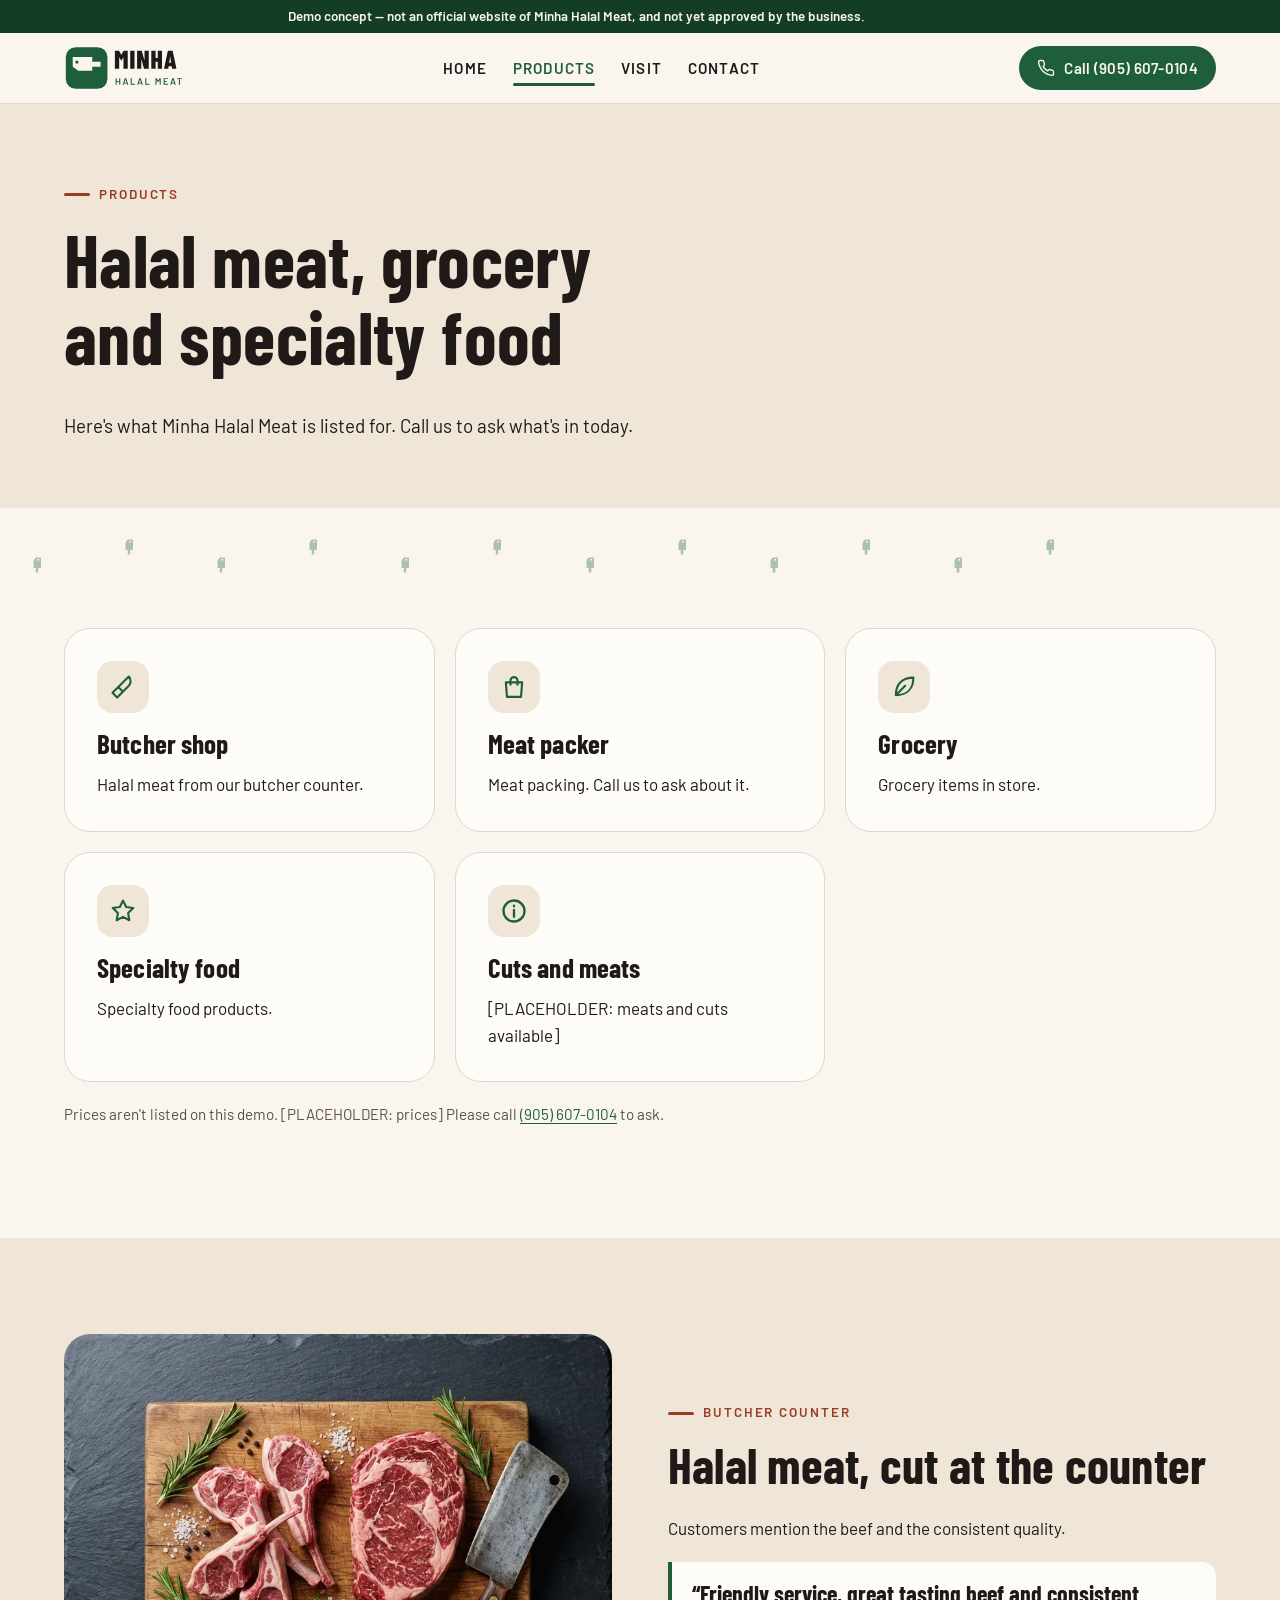
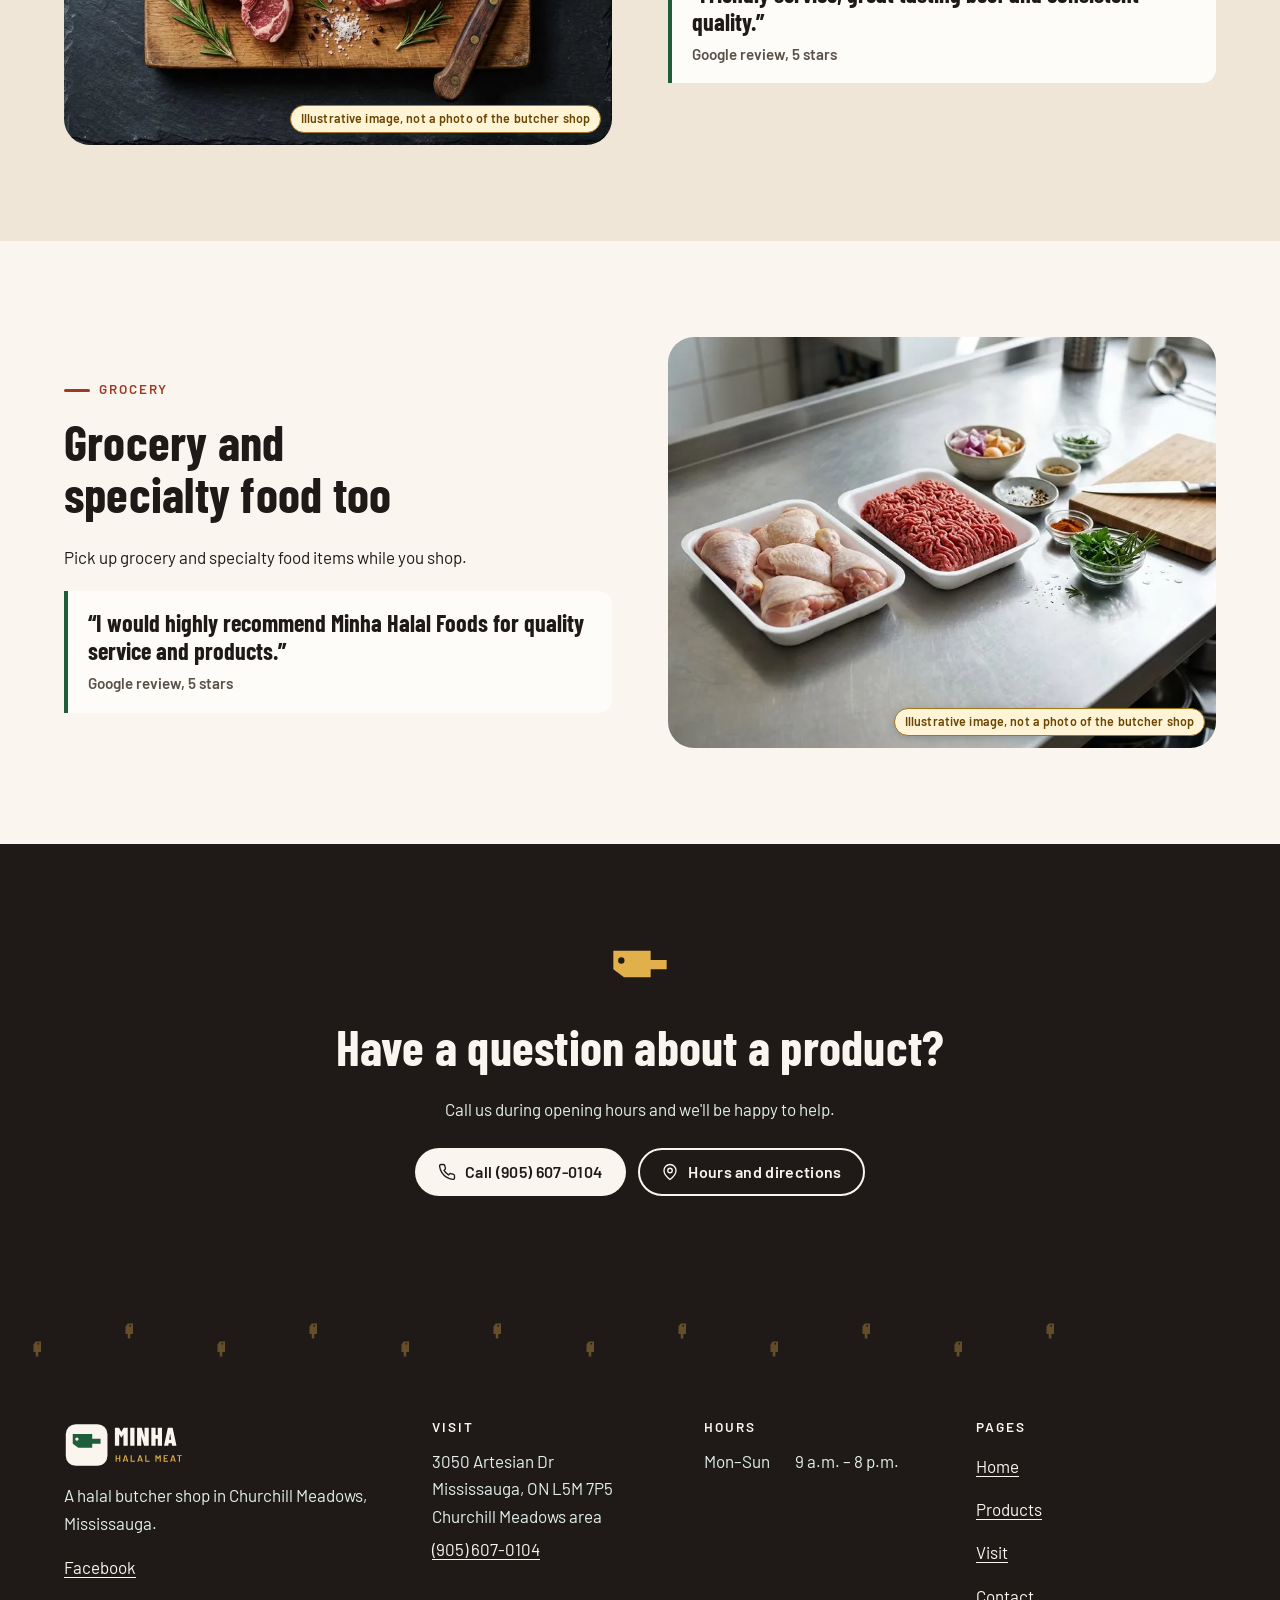
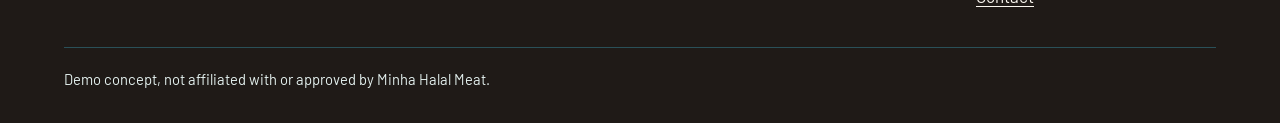
<file: services.html>
<!DOCTYPE html>
<html lang="en-CA">
<head>
  <meta charset="utf-8">
  <meta name="viewport" content="width=device-width, initial-scale=1, viewport-fit=cover">
  <script>document.documentElement.classList.add("js")</script>
  <title>Products | Minha Halal Meat (demo concept)</title>
  <meta name="description" content="Demo concept website for Minha Halal Meat, a halal butcher shop in Mississauga — not the official site. Halal meat, grocery and specialty food.">
  <meta property="og:type" content="website">
  <meta property="og:site_name" content="Minha Halal Meat (demo concept)">
  <meta property="og:locale" content="en_CA">
  <meta property="og:title" content="Products | Minha Halal Meat (demo concept)">
  <meta property="og:description" content="Demo concept website for Minha Halal Meat, a halal butcher shop in Mississauga — not the official site. Halal meat, grocery and specialty food.">
  <meta property="og:url" content="https://mikelagumbay22.github.io/minha-halal-meat-demo/services.html">
  <meta property="og:image" content="https://mikelagumbay22.github.io/minha-halal-meat-demo/img/og-image.jpg">
  <meta property="og:image:type" content="image/jpeg">
  <meta property="og:image:width" content="1200">
  <meta property="og:image:height" content="630">
  <meta property="og:image:alt" content="Demo concept, not the official site. A butcher display case with trays of fresh beef, lamb and chicken garnished with parsley (illustrative image, not a photo of the butcher shop)">
  <meta name="twitter:card" content="summary_large_image">
  <meta name="twitter:title" content="Products | Minha Halal Meat (demo concept)">
  <meta name="twitter:description" content="Demo concept website for Minha Halal Meat, a halal butcher shop in Mississauga — not the official site. Halal meat, grocery and specialty food.">
  <meta name="twitter:image" content="https://mikelagumbay22.github.io/minha-halal-meat-demo/img/og-image.jpg">
  <meta name="twitter:image:alt" content="Demo concept, not the official site. A butcher display case with trays of fresh beef, lamb and chicken garnished with parsley (illustrative image, not a photo of the butcher shop)">
  <meta name="robots" content="noindex, nofollow">
  <meta name="theme-color" content="#1F1A17">
  <link rel="preload" href="fonts/barlowcondensed-700-latin.woff2" as="font" type="font/woff2" crossorigin>
  <link rel="preload" href="fonts/barlow-400-latin.woff2" as="font" type="font/woff2" crossorigin>
  <link rel="preload" href="fonts/barlow-600-latin.woff2" as="font" type="font/woff2" crossorigin>
  <link rel="stylesheet" href="css/site.css?v=6d2f72ca">
  <link rel="icon" href="img/favicon.ico" sizes="any">
  <link rel="icon" type="image/png" sizes="512x512" href="img/favicon-512.png">
  <link rel="apple-touch-icon" href="img/apple-touch-icon.png">
</head>
<body class="page-services" data-hours='[{"day": "Monday", "display": "9 a.m. – 8 p.m.", "closed": false, "opens": "09:00", "closes": "20:00"}, {"day": "Tuesday", "display": "9 a.m. – 8 p.m.", "closed": false, "opens": "09:00", "closes": "20:00"}, {"day": "Wednesday", "display": "9 a.m. – 8 p.m.", "closed": false, "opens": "09:00", "closes": "20:00"}, {"day": "Thursday", "display": "9 a.m. – 8 p.m.", "closed": false, "opens": "09:00", "closes": "20:00"}, {"day": "Friday", "display": "9 a.m. – 8 p.m.", "closed": false, "opens": "09:00", "closes": "20:00"}, {"day": "Saturday", "display": "9 a.m. – 8 p.m.", "closed": false, "opens": "09:00", "closes": "20:00"}, {"day": "Sunday", "display": "9 a.m. – 8 p.m.", "closed": false, "opens": "09:00", "closes": "20:00"}]'>
<aside class="demo-banner" aria-label="Demo notice">
  <p class="container">Demo concept — not an official website of Minha Halal Meat, and not yet approved by the business.</p>
</aside>
<a class="skip-link" href="#main">Skip to content</a>
<header class="site-header">
  <div class="container header-inner">
    <a class="brand" href="index.html">
      <img src="img/logo.svg" alt="Minha Halal Meat, home" width="144" height="60">
    </a>
    <nav class="site-nav desktop-nav" aria-label="Main">
      <ul>
        <li><a href="index.html">Home</a></li>
        <li><a href="services.html" aria-current="page">Products</a></li>
        <li><a href="visit.html">Visit</a></li>
        <li><a href="contact.html">Contact</a></li>
      </ul>
    </nav>
    <div class="header-actions">
      <a class="btn btn--primary btn--sm header-cta" href="tel:+19056070104"><svg viewBox="0 0 24 24" fill="none" stroke="currentColor" stroke-width="1.8" stroke-linecap="round" stroke-linejoin="round" aria-hidden="true" focusable="false"><path d="M22 16.9v3a2 2 0 0 1-2.2 2 19.8 19.8 0 0 1-8.6-3.1 19.5 19.5 0 0 1-6-6A19.8 19.8 0 0 1 2.1 4.2 2 2 0 0 1 4.1 2h3a2 2 0 0 1 2 1.7c.1 1 .4 1.9.7 2.8a2 2 0 0 1-.5 2.1L8 9.9a16 16 0 0 0 6 6l1.3-1.3a2 2 0 0 1 2.1-.4c.9.3 1.8.6 2.8.7a2 2 0 0 1 1.7 2z"/></svg>Call (905) 607-0104</a>
      <button type="button" class="menu-toggle" id="menu-toggle" aria-controls="mobile-nav" aria-expanded="false">
        <span class="burger" aria-hidden="true"><span></span><span></span><span></span></span>
        <span class="menu-toggle__label">Menu</span>
      </button>
    </div>
  </div>
  <div class="mobile-nav" id="mobile-nav" hidden>
    <nav aria-label="Mobile">
      <ul>
        <li style="--i:0"><a href="index.html">Home</a></li>
        <li style="--i:1"><a href="services.html" aria-current="page">Products</a></li>
        <li style="--i:2"><a href="visit.html">Visit</a></li>
        <li style="--i:3"><a href="contact.html">Contact</a></li>
        <li style="--i:4"><a class="mobile-nav__cta" href="tel:+19056070104"><svg viewBox="0 0 24 24" fill="none" stroke="currentColor" stroke-width="1.8" stroke-linecap="round" stroke-linejoin="round" aria-hidden="true" focusable="false"><path d="M22 16.9v3a2 2 0 0 1-2.2 2 19.8 19.8 0 0 1-8.6-3.1 19.5 19.5 0 0 1-6-6A19.8 19.8 0 0 1 2.1 4.2 2 2 0 0 1 4.1 2h3a2 2 0 0 1 2 1.7c.1 1 .4 1.9.7 2.8a2 2 0 0 1-.5 2.1L8 9.9a16 16 0 0 0 6 6l1.3-1.3a2 2 0 0 1 2.1-.4c.9.3 1.8.6 2.8.7a2 2 0 0 1 1.7 2z"/></svg>Call (905) 607-0104</a></li>
      </ul>
    </nav>
  </div>
</header>
<main id="main">

<section class="page-hero" aria-labelledby="services-title">
  <div class="container"><div class="section-head">
    <p class="eyebrow">Products</p>
    <h1 id="services-title">Halal meat, grocery and specialty food</h1>
    <p class="lead">Here&#39;s what Minha Halal Meat is listed for. Call us to ask what&#39;s in today.</p>
  </div></div>
</section>
<div class="trail " aria-hidden="true" data-trail>
  <div class="trail__prints">
    <svg class="trail__print" style="left:2.0%;--i:0" viewBox="0 0 24 24" fill="currentColor" focusable="false"><path d="M2 4h14v10H6l-4-3zM5 6.5a1.2 1.2 0 1 0 0 2.4 1.2 1.2 0 0 0 0-2.4zM16 7.5h6v3.5h-6z"/></svg>
    <svg class="trail__print is-up" style="left:9.2%;--i:1" viewBox="0 0 24 24" fill="currentColor" focusable="false"><path d="M2 4h14v10H6l-4-3zM5 6.5a1.2 1.2 0 1 0 0 2.4 1.2 1.2 0 0 0 0-2.4zM16 7.5h6v3.5h-6z"/></svg>
    <svg class="trail__print" style="left:16.4%;--i:2" viewBox="0 0 24 24" fill="currentColor" focusable="false"><path d="M2 4h14v10H6l-4-3zM5 6.5a1.2 1.2 0 1 0 0 2.4 1.2 1.2 0 0 0 0-2.4zM16 7.5h6v3.5h-6z"/></svg>
    <svg class="trail__print is-up" style="left:23.6%;--i:3" viewBox="0 0 24 24" fill="currentColor" focusable="false"><path d="M2 4h14v10H6l-4-3zM5 6.5a1.2 1.2 0 1 0 0 2.4 1.2 1.2 0 0 0 0-2.4zM16 7.5h6v3.5h-6z"/></svg>
    <svg class="trail__print" style="left:30.8%;--i:4" viewBox="0 0 24 24" fill="currentColor" focusable="false"><path d="M2 4h14v10H6l-4-3zM5 6.5a1.2 1.2 0 1 0 0 2.4 1.2 1.2 0 0 0 0-2.4zM16 7.5h6v3.5h-6z"/></svg>
    <svg class="trail__print is-up" style="left:38.0%;--i:5" viewBox="0 0 24 24" fill="currentColor" focusable="false"><path d="M2 4h14v10H6l-4-3zM5 6.5a1.2 1.2 0 1 0 0 2.4 1.2 1.2 0 0 0 0-2.4zM16 7.5h6v3.5h-6z"/></svg>
    <svg class="trail__print" style="left:45.2%;--i:6" viewBox="0 0 24 24" fill="currentColor" focusable="false"><path d="M2 4h14v10H6l-4-3zM5 6.5a1.2 1.2 0 1 0 0 2.4 1.2 1.2 0 0 0 0-2.4zM16 7.5h6v3.5h-6z"/></svg>
    <svg class="trail__print is-up" style="left:52.4%;--i:7" viewBox="0 0 24 24" fill="currentColor" focusable="false"><path d="M2 4h14v10H6l-4-3zM5 6.5a1.2 1.2 0 1 0 0 2.4 1.2 1.2 0 0 0 0-2.4zM16 7.5h6v3.5h-6z"/></svg>
    <svg class="trail__print" style="left:59.6%;--i:8" viewBox="0 0 24 24" fill="currentColor" focusable="false"><path d="M2 4h14v10H6l-4-3zM5 6.5a1.2 1.2 0 1 0 0 2.4 1.2 1.2 0 0 0 0-2.4zM16 7.5h6v3.5h-6z"/></svg>
    <svg class="trail__print is-up" style="left:66.8%;--i:9" viewBox="0 0 24 24" fill="currentColor" focusable="false"><path d="M2 4h14v10H6l-4-3zM5 6.5a1.2 1.2 0 1 0 0 2.4 1.2 1.2 0 0 0 0-2.4zM16 7.5h6v3.5h-6z"/></svg>
    <svg class="trail__print" style="left:74.0%;--i:10" viewBox="0 0 24 24" fill="currentColor" focusable="false"><path d="M2 4h14v10H6l-4-3zM5 6.5a1.2 1.2 0 1 0 0 2.4 1.2 1.2 0 0 0 0-2.4zM16 7.5h6v3.5h-6z"/></svg>
    <svg class="trail__print is-up" style="left:81.2%;--i:11" viewBox="0 0 24 24" fill="currentColor" focusable="false"><path d="M2 4h14v10H6l-4-3zM5 6.5a1.2 1.2 0 1 0 0 2.4 1.2 1.2 0 0 0 0-2.4zM16 7.5h6v3.5h-6z"/></svg>
  </div>
  <div class="container" style="position:relative;height:100%;container-type:inline-size">
  </div>
</div>

<section class="section section--tight" aria-label="Services">
  <div class="container">
    <ul class="card-grid card-grid--3 services-grid">
      <li class="card service-card tilt reveal" style="--d: 0.0s" id="butcher" data-tilt>
        <span class="icon-chip"><svg viewBox="0 0 24 24" fill="none" stroke="currentColor" stroke-width="1.8" stroke-linecap="round" stroke-linejoin="round" aria-hidden="true" focusable="false"><path d="M3 17 17 3c2 2 2 6 0 8l-6 6M8 12l4 4M3 17l4 4 4-4"/></svg></span>
        <h2 class="h3">Butcher shop</h2>
        <p>Halal meat from our butcher counter.</p>
      </li>
      <li class="card service-card tilt reveal" style="--d: 0.1s" id="packer" data-tilt>
        <span class="icon-chip"><svg viewBox="0 0 24 24" fill="none" stroke="currentColor" stroke-width="1.8" stroke-linecap="round" stroke-linejoin="round" aria-hidden="true" focusable="false"><path d="M5 8h14l-1 12.5H6z"/><path d="M9 10V6.5a3 3 0 0 1 6 0V10"/></svg></span>
        <h2 class="h3">Meat packer</h2>
        <p>Meat packing. Call us to ask about it.</p>
      </li>
      <li class="card service-card tilt reveal" style="--d: 0.2s" id="grocery" data-tilt>
        <span class="icon-chip"><svg viewBox="0 0 24 24" fill="none" stroke="currentColor" stroke-width="1.8" stroke-linecap="round" stroke-linejoin="round" aria-hidden="true" focusable="false"><path d="M5 19C5 9 11 4 20 4c0 9-5 15-15 15zM5 19l8-8"/></svg></span>
        <h2 class="h3">Grocery</h2>
        <p>Grocery items in store.</p>
      </li>
      <li class="card service-card tilt reveal" style="--d: 0.0s" id="specialty" data-tilt>
        <span class="icon-chip"><svg viewBox="0 0 24 24" fill="none" stroke="currentColor" stroke-width="1.8" stroke-linecap="round" stroke-linejoin="round" aria-hidden="true" focusable="false"><path d="m12 3 2.7 5.6 6.1.9-4.4 4.3 1 6.1L12 17l-5.4 2.9 1-6.1-4.4-4.3 6.1-.9z"/></svg></span>
        <h2 class="h3">Specialty food</h2>
        <p>Specialty food products.</p>
      </li>
      <li class="card service-card tilt reveal" style="--d: 0.1s" id="cuts" data-tilt>
        <span class="icon-chip"><svg viewBox="0 0 24 24" fill="none" stroke="currentColor" stroke-width="2" stroke-linecap="round" stroke-linejoin="round" aria-hidden="true" focusable="false"><circle cx="12" cy="12" r="9"/><path d="M12 11v6M12 7.5v.5"/></svg></span>
        <h2 class="h3">Cuts and meats</h2>
        <p>[PLACEHOLDER: meats and cuts available]</p>
      </li>
    </ul>
    <p class="note reveal" style="margin-top:1.25rem">Prices aren't listed on this demo. [PLACEHOLDER: prices] Please call <a href="tel:+19056070104">(905) 607-0104</a> to ask.</p>
  </div>
</section>
<section class="section section--alt" aria-labelledby="cats-title">
  <div class="container split">
    <div class="reveal reveal-l"><div class="media "><span class="ph-badge image-badge">Illustrative image, not a photo of the butcher shop</span>
  <img src="img/poultry-800.webp" srcset="img/poultry-480.webp 480w, img/poultry-800.webp 800w, img/poultry-1200.webp 1200w" sizes="(min-width: 900px) 540px, 92vw" width="1200" height="900" alt="Fresh lamb chops and a beef steak on a wooden board with rosemary, salt and a cleaver" loading="lazy" decoding="async">
</div></div>
    <div class="reveal reveal-r">
      <p class="eyebrow">Butcher counter</p>
      <h2 id="cats-title">Halal meat, cut at the counter</h2>
      <p>Customers mention the beef and the consistent quality.</p>
      <figure class="feature-quote"><blockquote style="margin:0"><p>“Friendly service, great tasting beef and consistent quality.”</p></blockquote><figcaption>Google review, 5 stars</figcaption></figure>
    </div>
  </div>
</section>
<section class="section" aria-labelledby="boutique-title">
  <div class="container split split--flip">
    <div class="reveal reveal-r"><div class="media "><span class="ph-badge image-badge">Illustrative image, not a photo of the butcher shop</span>
  <img src="img/grocery-800.webp" srcset="img/grocery-480.webp 480w, img/grocery-800.webp 800w, img/grocery-1200.webp 1200w" sizes="(min-width: 900px) 540px, 92vw" width="1200" height="900" alt="Trays of fresh chicken pieces and ground beef on a steel counter with bowls of spices and herbs" loading="lazy" decoding="async">
</div></div>
    <div class="reveal reveal-l">
      <p class="eyebrow">Grocery</p>
      <h2 id="boutique-title">Grocery and specialty food too</h2>
      <p>Pick up grocery and specialty food items while you shop.</p>
      <figure class="feature-quote"><blockquote style="margin:0"><p>“I would highly recommend Minha Halal Foods for quality service and products.”</p></blockquote><figcaption>Google review, 5 stars</figcaption></figure>
    </div>
  </div>
</section>

<section class="section cta-band on-dark" aria-labelledby="services-cta-title">
  <div class="container reveal">
    <div class="mini-paw" aria-hidden="true">
  <svg class="mini-paw__icon" viewBox="0 0 24 24" fill="currentColor" focusable="false"><path d="M2 4h14v10H6l-4-3zM5 6.5a1.2 1.2 0 1 0 0 2.4 1.2 1.2 0 0 0 0-2.4zM16 7.5h6v3.5h-6z"/></svg>
  <span class="pup__bubble" style="left:4%;top:30%;width:18%;--i:0"></span>
  <span class="pup__bubble" style="left:72%;top:10%;width:14%;--i:1"></span>
  <span class="pup__bubble" style="left:80%;top:46%;width:11%;--i:2"></span>
</div>
    <h2 id="services-cta-title">Have a question about a product?</h2>
    <p>Call us during opening hours and we&#39;ll be happy to help.</p>
    <div class="btn-row">
      <a class="btn btn--light" href="tel:+19056070104"><svg viewBox="0 0 24 24" fill="none" stroke="currentColor" stroke-width="1.8" stroke-linecap="round" stroke-linejoin="round" aria-hidden="true" focusable="false"><path d="M22 16.9v3a2 2 0 0 1-2.2 2 19.8 19.8 0 0 1-8.6-3.1 19.5 19.5 0 0 1-6-6A19.8 19.8 0 0 1 2.1 4.2 2 2 0 0 1 4.1 2h3a2 2 0 0 1 2 1.7c.1 1 .4 1.9.7 2.8a2 2 0 0 1-.5 2.1L8 9.9a16 16 0 0 0 6 6l1.3-1.3a2 2 0 0 1 2.1-.4c.9.3 1.8.6 2.8.7a2 2 0 0 1 1.7 2z"/></svg>Call (905) 607-0104</a>
      <a class="btn btn--outline-light" href="visit.html"><svg viewBox="0 0 24 24" fill="none" stroke="currentColor" stroke-width="1.8" stroke-linecap="round" stroke-linejoin="round" aria-hidden="true" focusable="false"><path d="M20 10c0 6-8 12-8 12S4 16 4 10a8 8 0 0 1 16 0z"/><circle cx="12" cy="10" r="3"/></svg>Hours and directions</a>
    </div>
  </div>
</section>

</main>
<div class="trail trail--dark" aria-hidden="true" data-trail>
  <div class="trail__prints">
    <svg class="trail__print" style="left:2.0%;--i:0" viewBox="0 0 24 24" fill="currentColor" focusable="false"><path d="M2 4h14v10H6l-4-3zM5 6.5a1.2 1.2 0 1 0 0 2.4 1.2 1.2 0 0 0 0-2.4zM16 7.5h6v3.5h-6z"/></svg>
    <svg class="trail__print is-up" style="left:9.2%;--i:1" viewBox="0 0 24 24" fill="currentColor" focusable="false"><path d="M2 4h14v10H6l-4-3zM5 6.5a1.2 1.2 0 1 0 0 2.4 1.2 1.2 0 0 0 0-2.4zM16 7.5h6v3.5h-6z"/></svg>
    <svg class="trail__print" style="left:16.4%;--i:2" viewBox="0 0 24 24" fill="currentColor" focusable="false"><path d="M2 4h14v10H6l-4-3zM5 6.5a1.2 1.2 0 1 0 0 2.4 1.2 1.2 0 0 0 0-2.4zM16 7.5h6v3.5h-6z"/></svg>
    <svg class="trail__print is-up" style="left:23.6%;--i:3" viewBox="0 0 24 24" fill="currentColor" focusable="false"><path d="M2 4h14v10H6l-4-3zM5 6.5a1.2 1.2 0 1 0 0 2.4 1.2 1.2 0 0 0 0-2.4zM16 7.5h6v3.5h-6z"/></svg>
    <svg class="trail__print" style="left:30.8%;--i:4" viewBox="0 0 24 24" fill="currentColor" focusable="false"><path d="M2 4h14v10H6l-4-3zM5 6.5a1.2 1.2 0 1 0 0 2.4 1.2 1.2 0 0 0 0-2.4zM16 7.5h6v3.5h-6z"/></svg>
    <svg class="trail__print is-up" style="left:38.0%;--i:5" viewBox="0 0 24 24" fill="currentColor" focusable="false"><path d="M2 4h14v10H6l-4-3zM5 6.5a1.2 1.2 0 1 0 0 2.4 1.2 1.2 0 0 0 0-2.4zM16 7.5h6v3.5h-6z"/></svg>
    <svg class="trail__print" style="left:45.2%;--i:6" viewBox="0 0 24 24" fill="currentColor" focusable="false"><path d="M2 4h14v10H6l-4-3zM5 6.5a1.2 1.2 0 1 0 0 2.4 1.2 1.2 0 0 0 0-2.4zM16 7.5h6v3.5h-6z"/></svg>
    <svg class="trail__print is-up" style="left:52.4%;--i:7" viewBox="0 0 24 24" fill="currentColor" focusable="false"><path d="M2 4h14v10H6l-4-3zM5 6.5a1.2 1.2 0 1 0 0 2.4 1.2 1.2 0 0 0 0-2.4zM16 7.5h6v3.5h-6z"/></svg>
    <svg class="trail__print" style="left:59.6%;--i:8" viewBox="0 0 24 24" fill="currentColor" focusable="false"><path d="M2 4h14v10H6l-4-3zM5 6.5a1.2 1.2 0 1 0 0 2.4 1.2 1.2 0 0 0 0-2.4zM16 7.5h6v3.5h-6z"/></svg>
    <svg class="trail__print is-up" style="left:66.8%;--i:9" viewBox="0 0 24 24" fill="currentColor" focusable="false"><path d="M2 4h14v10H6l-4-3zM5 6.5a1.2 1.2 0 1 0 0 2.4 1.2 1.2 0 0 0 0-2.4zM16 7.5h6v3.5h-6z"/></svg>
    <svg class="trail__print" style="left:74.0%;--i:10" viewBox="0 0 24 24" fill="currentColor" focusable="false"><path d="M2 4h14v10H6l-4-3zM5 6.5a1.2 1.2 0 1 0 0 2.4 1.2 1.2 0 0 0 0-2.4zM16 7.5h6v3.5h-6z"/></svg>
    <svg class="trail__print is-up" style="left:81.2%;--i:11" viewBox="0 0 24 24" fill="currentColor" focusable="false"><path d="M2 4h14v10H6l-4-3zM5 6.5a1.2 1.2 0 1 0 0 2.4 1.2 1.2 0 0 0 0-2.4zM16 7.5h6v3.5h-6z"/></svg>
  </div>
  <div class="container" style="position:relative;height:100%;container-type:inline-size">
  </div>
</div>
<footer class="site-footer on-dark">
  <div class="container">
    <div class="footer-grid">
      <div class="footer-brand">
        <a class="brand" href="index.html"><img src="img/logo-reversed.svg" alt="Minha Halal Meat, home" width="144" height="60" loading="lazy" decoding="async"></a>
        <p>A halal butcher shop in Churchill Meadows, Mississauga.</p><p><a href="https://www.facebook.com/The-Minha-Halal-Foods-609591002527730/" rel="noopener" target="_blank">Facebook<span class="visually-hidden"> (opens in a new tab)</span></a></p>
      </div>
      <div>
        <h2>Visit</h2>
        <ul>
          <li>3050 Artesian Dr<br>Mississauga, ON L5M 7P5<br>Churchill Meadows area</li>
          <li><a href="tel:+19056070104">(905) 607-0104</a></li>
        </ul>
      </div>
      <div>
        <h2>Hours</h2>
        <ul>
          <li><span class="footer-day">Mon–Sun</span> 9 a.m. – 8 p.m.</li>
        </ul>
      </div>
      <div>
        <h2>Pages</h2>
        <ul class="footer-nav">
          <li><a href="index.html">Home</a></li>
          <li><a href="services.html" aria-current="page">Products</a></li>
          <li><a href="visit.html">Visit</a></li>
          <li><a href="contact.html">Contact</a></li>
        </ul>
      </div>
    </div>
    <div class="footer-bottom">
      <p class="footer-legal">Demo concept, not affiliated with or approved by Minha Halal Meat.</p>
    </div>
  </div>
</footer>
<nav class="mobile-callbar" aria-label="Quick actions">
  <a class="btn btn--primary" href="tel:+19056070104" aria-label="Call (905) 607-0104"><svg viewBox="0 0 24 24" fill="none" stroke="currentColor" stroke-width="1.8" stroke-linecap="round" stroke-linejoin="round" aria-hidden="true" focusable="false"><path d="M22 16.9v3a2 2 0 0 1-2.2 2 19.8 19.8 0 0 1-8.6-3.1 19.5 19.5 0 0 1-6-6A19.8 19.8 0 0 1 2.1 4.2 2 2 0 0 1 4.1 2h3a2 2 0 0 1 2 1.7c.1 1 .4 1.9.7 2.8a2 2 0 0 1-.5 2.1L8 9.9a16 16 0 0 0 6 6l1.3-1.3a2 2 0 0 1 2.1-.4c.9.3 1.8.6 2.8.7a2 2 0 0 1 1.7 2z"/></svg>Call</a>
  <a class="btn btn--ghost" href="https://www.google.com/maps/dir/?api=1&amp;destination=Minha%20Halal%20Meat%2C%203050%20Artesian%20Dr%2C%20Mississauga%2C%20ON%20L5M%207P5" target="_blank" rel="noopener"><svg viewBox="0 0 24 24" fill="none" stroke="currentColor" stroke-width="1.8" stroke-linecap="round" stroke-linejoin="round" aria-hidden="true" focusable="false"><path d="M20 10c0 6-8 12-8 12S4 16 4 10a8 8 0 0 1 16 0z"/><circle cx="12" cy="10" r="3"/></svg>Directions<span class="visually-hidden"> (opens Google Maps in a new tab)</span></a>
  <a class="btn btn--ghost" href="services.html"><svg viewBox="0 0 24 24" fill="none" stroke="currentColor" stroke-width="1.8" stroke-linecap="round" stroke-linejoin="round" aria-hidden="true" focusable="false"><path d="M3 17 17 3c2 2 2 6 0 8l-6 6M8 12l4 4M3 17l4 4 4-4"/></svg>Products</a>
</nav>
<script src="js/site.js?v=6d2f72ca" defer></script>
</body>
</html>
</file>
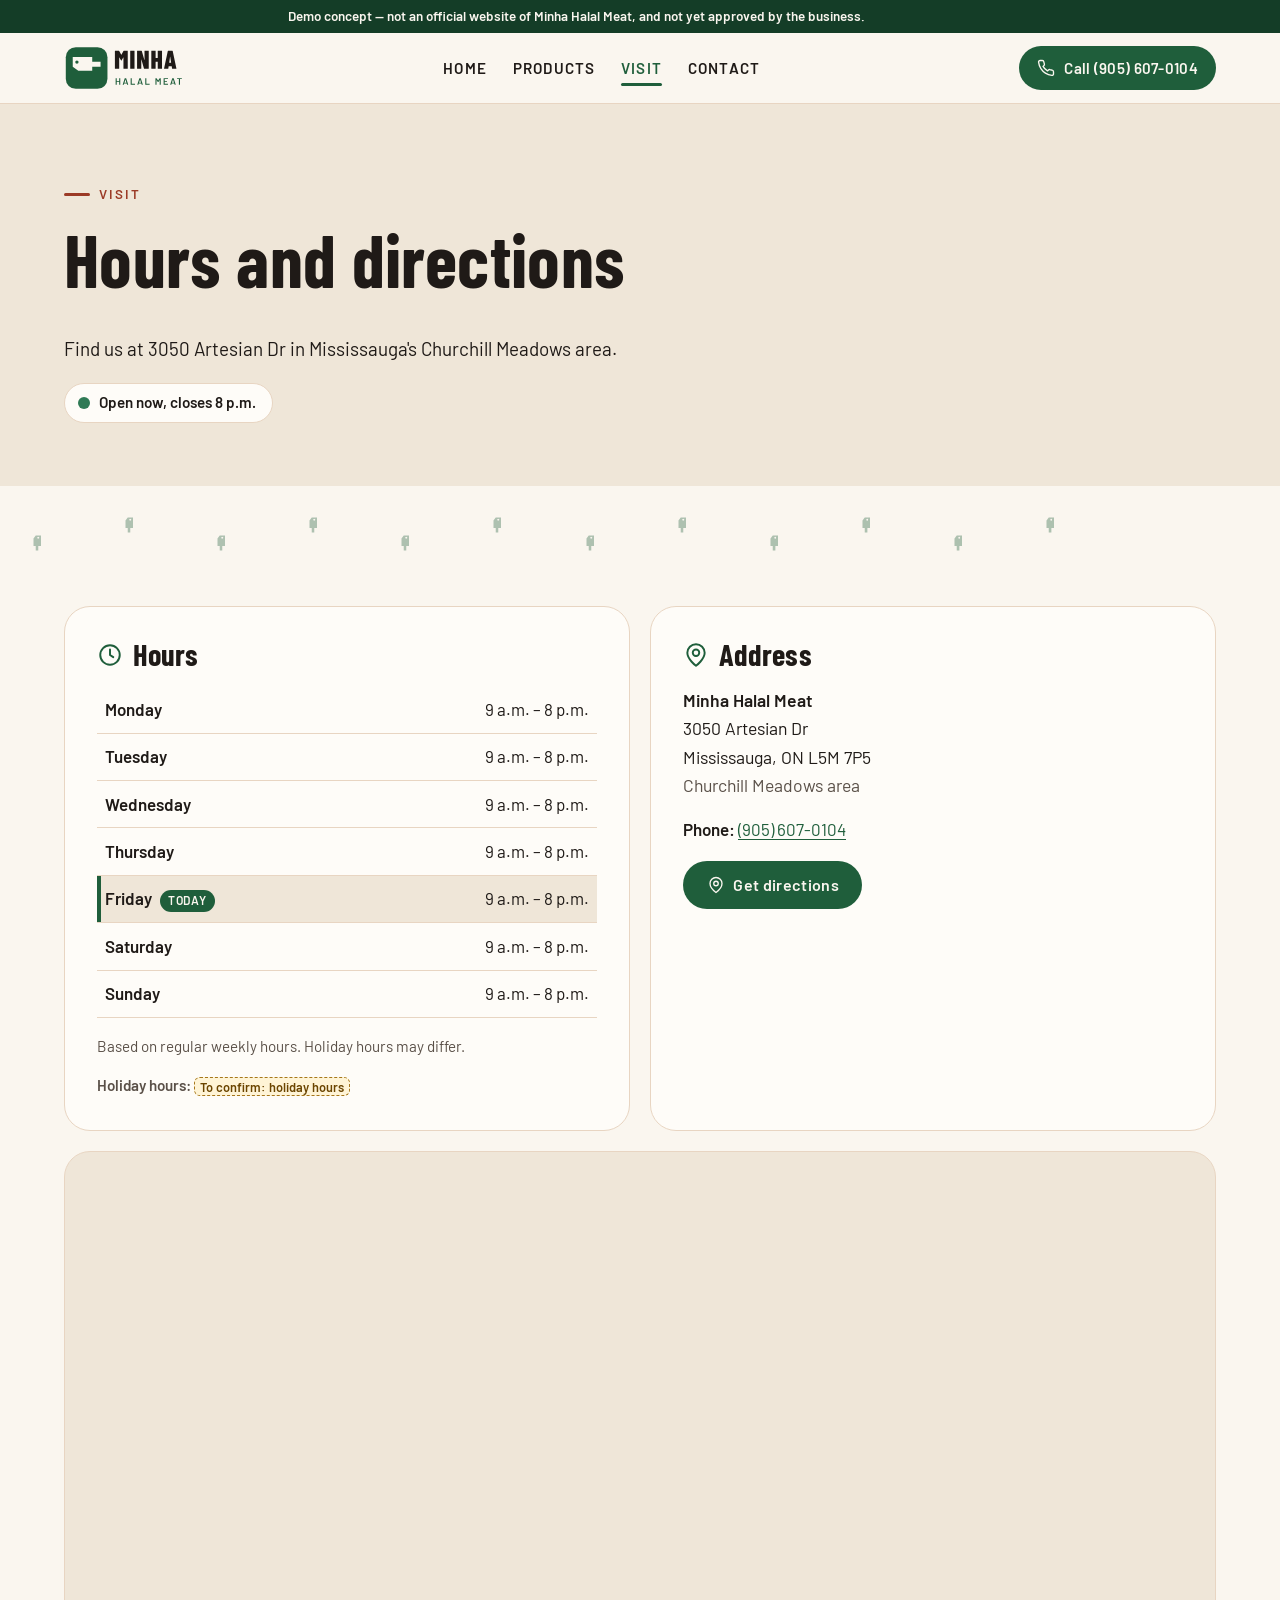
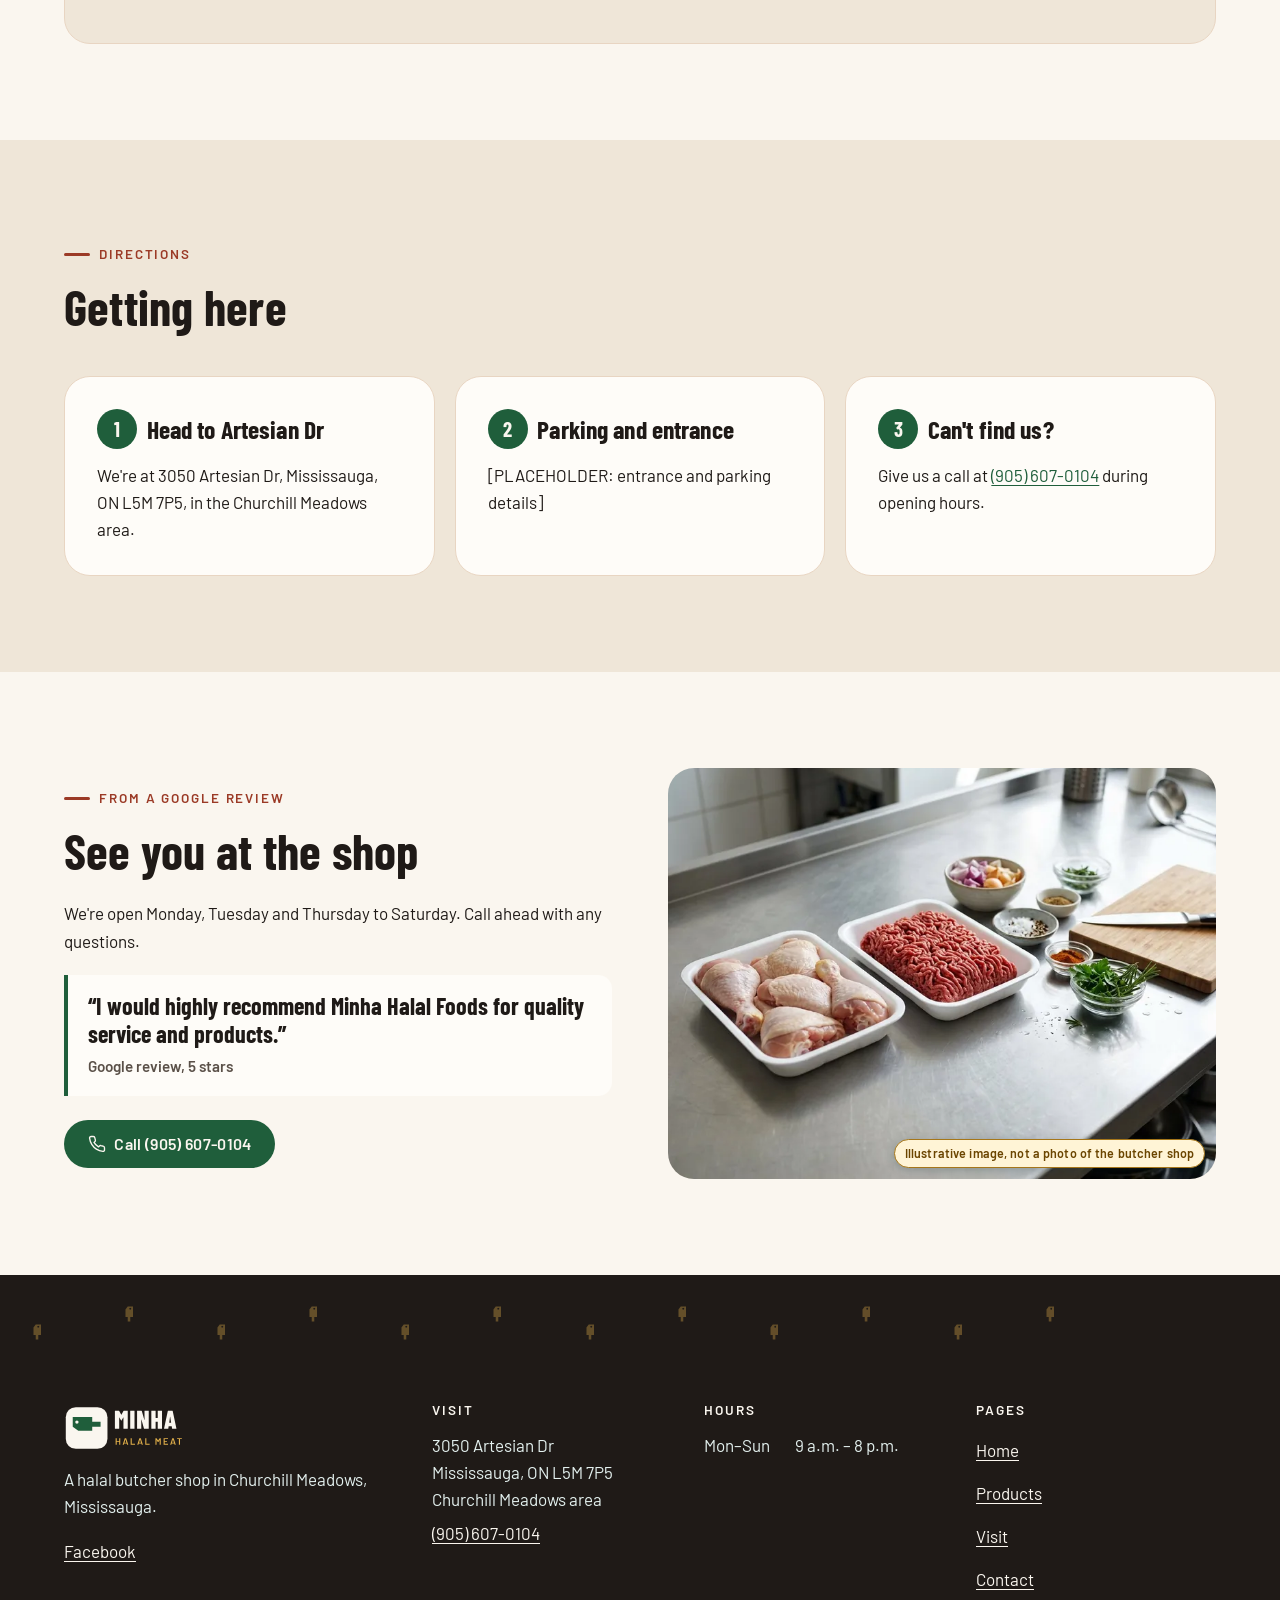
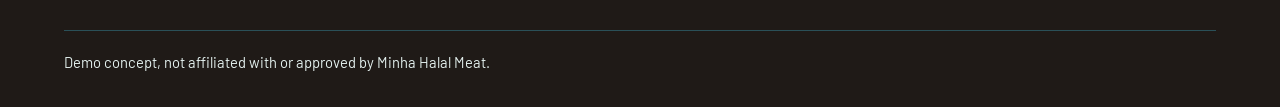
<file: visit.html>
<!DOCTYPE html>
<html lang="en-CA">
<head>
  <meta charset="utf-8">
  <meta name="viewport" content="width=device-width, initial-scale=1, viewport-fit=cover">
  <script>document.documentElement.classList.add("js")</script>
  <title>Visit | Hours &amp; Directions | Minha Halal Meat (demo concept)</title>
  <meta name="description" content="Demo concept website for Minha Halal Meat, a halal butcher shop in Mississauga — not the official site. Hours, map and directions.">
  <meta property="og:type" content="website">
  <meta property="og:site_name" content="Minha Halal Meat (demo concept)">
  <meta property="og:locale" content="en_CA">
  <meta property="og:title" content="Visit | Hours &amp; Directions | Minha Halal Meat (demo concept)">
  <meta property="og:description" content="Demo concept website for Minha Halal Meat, a halal butcher shop in Mississauga — not the official site. Hours, map and directions.">
  <meta property="og:url" content="https://mikelagumbay22.github.io/minha-halal-meat-demo/visit.html">
  <meta property="og:image" content="https://mikelagumbay22.github.io/minha-halal-meat-demo/img/og-image.jpg">
  <meta property="og:image:type" content="image/jpeg">
  <meta property="og:image:width" content="1200">
  <meta property="og:image:height" content="630">
  <meta property="og:image:alt" content="Demo concept, not the official site. A butcher display case with trays of fresh beef, lamb and chicken garnished with parsley (illustrative image, not a photo of the butcher shop)">
  <meta name="twitter:card" content="summary_large_image">
  <meta name="twitter:title" content="Visit | Hours &amp; Directions | Minha Halal Meat (demo concept)">
  <meta name="twitter:description" content="Demo concept website for Minha Halal Meat, a halal butcher shop in Mississauga — not the official site. Hours, map and directions.">
  <meta name="twitter:image" content="https://mikelagumbay22.github.io/minha-halal-meat-demo/img/og-image.jpg">
  <meta name="twitter:image:alt" content="Demo concept, not the official site. A butcher display case with trays of fresh beef, lamb and chicken garnished with parsley (illustrative image, not a photo of the butcher shop)">
  <meta name="robots" content="noindex, nofollow">
  <meta name="theme-color" content="#1F1A17">
  <link rel="preload" href="fonts/barlowcondensed-700-latin.woff2" as="font" type="font/woff2" crossorigin>
  <link rel="preload" href="fonts/barlow-400-latin.woff2" as="font" type="font/woff2" crossorigin>
  <link rel="preload" href="fonts/barlow-600-latin.woff2" as="font" type="font/woff2" crossorigin>
  <link rel="stylesheet" href="css/site.css?v=6d2f72ca">
  <link rel="icon" href="img/favicon.ico" sizes="any">
  <link rel="icon" type="image/png" sizes="512x512" href="img/favicon-512.png">
  <link rel="apple-touch-icon" href="img/apple-touch-icon.png">
</head>
<body class="page-visit" data-hours='[{"day": "Monday", "display": "9 a.m. – 8 p.m.", "closed": false, "opens": "09:00", "closes": "20:00"}, {"day": "Tuesday", "display": "9 a.m. – 8 p.m.", "closed": false, "opens": "09:00", "closes": "20:00"}, {"day": "Wednesday", "display": "9 a.m. – 8 p.m.", "closed": false, "opens": "09:00", "closes": "20:00"}, {"day": "Thursday", "display": "9 a.m. – 8 p.m.", "closed": false, "opens": "09:00", "closes": "20:00"}, {"day": "Friday", "display": "9 a.m. – 8 p.m.", "closed": false, "opens": "09:00", "closes": "20:00"}, {"day": "Saturday", "display": "9 a.m. – 8 p.m.", "closed": false, "opens": "09:00", "closes": "20:00"}, {"day": "Sunday", "display": "9 a.m. – 8 p.m.", "closed": false, "opens": "09:00", "closes": "20:00"}]'>
<aside class="demo-banner" aria-label="Demo notice">
  <p class="container">Demo concept — not an official website of Minha Halal Meat, and not yet approved by the business.</p>
</aside>
<a class="skip-link" href="#main">Skip to content</a>
<header class="site-header">
  <div class="container header-inner">
    <a class="brand" href="index.html">
      <img src="img/logo.svg" alt="Minha Halal Meat, home" width="144" height="60">
    </a>
    <nav class="site-nav desktop-nav" aria-label="Main">
      <ul>
        <li><a href="index.html">Home</a></li>
        <li><a href="services.html">Products</a></li>
        <li><a href="visit.html" aria-current="page">Visit</a></li>
        <li><a href="contact.html">Contact</a></li>
      </ul>
    </nav>
    <div class="header-actions">
      <a class="btn btn--primary btn--sm header-cta" href="tel:+19056070104"><svg viewBox="0 0 24 24" fill="none" stroke="currentColor" stroke-width="1.8" stroke-linecap="round" stroke-linejoin="round" aria-hidden="true" focusable="false"><path d="M22 16.9v3a2 2 0 0 1-2.2 2 19.8 19.8 0 0 1-8.6-3.1 19.5 19.5 0 0 1-6-6A19.8 19.8 0 0 1 2.1 4.2 2 2 0 0 1 4.1 2h3a2 2 0 0 1 2 1.7c.1 1 .4 1.9.7 2.8a2 2 0 0 1-.5 2.1L8 9.9a16 16 0 0 0 6 6l1.3-1.3a2 2 0 0 1 2.1-.4c.9.3 1.8.6 2.8.7a2 2 0 0 1 1.7 2z"/></svg>Call (905) 607-0104</a>
      <button type="button" class="menu-toggle" id="menu-toggle" aria-controls="mobile-nav" aria-expanded="false">
        <span class="burger" aria-hidden="true"><span></span><span></span><span></span></span>
        <span class="menu-toggle__label">Menu</span>
      </button>
    </div>
  </div>
  <div class="mobile-nav" id="mobile-nav" hidden>
    <nav aria-label="Mobile">
      <ul>
        <li style="--i:0"><a href="index.html">Home</a></li>
        <li style="--i:1"><a href="services.html">Products</a></li>
        <li style="--i:2"><a href="visit.html" aria-current="page">Visit</a></li>
        <li style="--i:3"><a href="contact.html">Contact</a></li>
        <li style="--i:4"><a class="mobile-nav__cta" href="tel:+19056070104"><svg viewBox="0 0 24 24" fill="none" stroke="currentColor" stroke-width="1.8" stroke-linecap="round" stroke-linejoin="round" aria-hidden="true" focusable="false"><path d="M22 16.9v3a2 2 0 0 1-2.2 2 19.8 19.8 0 0 1-8.6-3.1 19.5 19.5 0 0 1-6-6A19.8 19.8 0 0 1 2.1 4.2 2 2 0 0 1 4.1 2h3a2 2 0 0 1 2 1.7c.1 1 .4 1.9.7 2.8a2 2 0 0 1-.5 2.1L8 9.9a16 16 0 0 0 6 6l1.3-1.3a2 2 0 0 1 2.1-.4c.9.3 1.8.6 2.8.7a2 2 0 0 1 1.7 2z"/></svg>Call (905) 607-0104</a></li>
      </ul>
    </nav>
  </div>
</header>
<main id="main">

<section class="page-hero" aria-labelledby="visit-title">
  <div class="container"><div class="section-head">
    <p class="eyebrow">Visit</p>
    <h1 id="visit-title">Hours and directions</h1>
    <p class="lead">Find us at 3050 Artesian Dr in Mississauga&#39;s Churchill Meadows area.</p>
    <p class="status " data-status data-state="neutral"><span class="status__dot" aria-hidden="true"></span><span class="status__text">Open every day, 9 a.m. to 8 p.m.</span></p>
  </div></div>
</section>
<div class="trail " aria-hidden="true" data-trail>
  <div class="trail__prints">
    <svg class="trail__print" style="left:2.0%;--i:0" viewBox="0 0 24 24" fill="currentColor" focusable="false"><path d="M2 4h14v10H6l-4-3zM5 6.5a1.2 1.2 0 1 0 0 2.4 1.2 1.2 0 0 0 0-2.4zM16 7.5h6v3.5h-6z"/></svg>
    <svg class="trail__print is-up" style="left:9.2%;--i:1" viewBox="0 0 24 24" fill="currentColor" focusable="false"><path d="M2 4h14v10H6l-4-3zM5 6.5a1.2 1.2 0 1 0 0 2.4 1.2 1.2 0 0 0 0-2.4zM16 7.5h6v3.5h-6z"/></svg>
    <svg class="trail__print" style="left:16.4%;--i:2" viewBox="0 0 24 24" fill="currentColor" focusable="false"><path d="M2 4h14v10H6l-4-3zM5 6.5a1.2 1.2 0 1 0 0 2.4 1.2 1.2 0 0 0 0-2.4zM16 7.5h6v3.5h-6z"/></svg>
    <svg class="trail__print is-up" style="left:23.6%;--i:3" viewBox="0 0 24 24" fill="currentColor" focusable="false"><path d="M2 4h14v10H6l-4-3zM5 6.5a1.2 1.2 0 1 0 0 2.4 1.2 1.2 0 0 0 0-2.4zM16 7.5h6v3.5h-6z"/></svg>
    <svg class="trail__print" style="left:30.8%;--i:4" viewBox="0 0 24 24" fill="currentColor" focusable="false"><path d="M2 4h14v10H6l-4-3zM5 6.5a1.2 1.2 0 1 0 0 2.4 1.2 1.2 0 0 0 0-2.4zM16 7.5h6v3.5h-6z"/></svg>
    <svg class="trail__print is-up" style="left:38.0%;--i:5" viewBox="0 0 24 24" fill="currentColor" focusable="false"><path d="M2 4h14v10H6l-4-3zM5 6.5a1.2 1.2 0 1 0 0 2.4 1.2 1.2 0 0 0 0-2.4zM16 7.5h6v3.5h-6z"/></svg>
    <svg class="trail__print" style="left:45.2%;--i:6" viewBox="0 0 24 24" fill="currentColor" focusable="false"><path d="M2 4h14v10H6l-4-3zM5 6.5a1.2 1.2 0 1 0 0 2.4 1.2 1.2 0 0 0 0-2.4zM16 7.5h6v3.5h-6z"/></svg>
    <svg class="trail__print is-up" style="left:52.4%;--i:7" viewBox="0 0 24 24" fill="currentColor" focusable="false"><path d="M2 4h14v10H6l-4-3zM5 6.5a1.2 1.2 0 1 0 0 2.4 1.2 1.2 0 0 0 0-2.4zM16 7.5h6v3.5h-6z"/></svg>
    <svg class="trail__print" style="left:59.6%;--i:8" viewBox="0 0 24 24" fill="currentColor" focusable="false"><path d="M2 4h14v10H6l-4-3zM5 6.5a1.2 1.2 0 1 0 0 2.4 1.2 1.2 0 0 0 0-2.4zM16 7.5h6v3.5h-6z"/></svg>
    <svg class="trail__print is-up" style="left:66.8%;--i:9" viewBox="0 0 24 24" fill="currentColor" focusable="false"><path d="M2 4h14v10H6l-4-3zM5 6.5a1.2 1.2 0 1 0 0 2.4 1.2 1.2 0 0 0 0-2.4zM16 7.5h6v3.5h-6z"/></svg>
    <svg class="trail__print" style="left:74.0%;--i:10" viewBox="0 0 24 24" fill="currentColor" focusable="false"><path d="M2 4h14v10H6l-4-3zM5 6.5a1.2 1.2 0 1 0 0 2.4 1.2 1.2 0 0 0 0-2.4zM16 7.5h6v3.5h-6z"/></svg>
    <svg class="trail__print is-up" style="left:81.2%;--i:11" viewBox="0 0 24 24" fill="currentColor" focusable="false"><path d="M2 4h14v10H6l-4-3zM5 6.5a1.2 1.2 0 1 0 0 2.4 1.2 1.2 0 0 0 0-2.4zM16 7.5h6v3.5h-6z"/></svg>
  </div>
  <div class="container" style="position:relative;height:100%;container-type:inline-size">
  </div>
</div>

<section class="section section--tight" aria-label="Hours, address and map">
  <div class="container visit-grid">
    <div class="card reveal" id="hours">
      <h2 class="h3" style="font-size:1.9rem"><svg viewBox="0 0 24 24" fill="none" stroke="currentColor" stroke-width="1.8" stroke-linecap="round" stroke-linejoin="round" aria-hidden="true" focusable="false"><circle cx="12" cy="12" r="9"/><path d="M12 7v5l3 2"/></svg>Hours</h2>
      <table class="hours-table" data-hours-table>
        <caption class="visually-hidden">Weekly opening hours</caption>
        <tbody>
          <tr data-day="Monday"><th scope="row">Monday</th><td>9 a.m. – 8 p.m.</td></tr>
          <tr data-day="Tuesday"><th scope="row">Tuesday</th><td>9 a.m. – 8 p.m.</td></tr>
          <tr data-day="Wednesday"><th scope="row">Wednesday</th><td>9 a.m. – 8 p.m.</td></tr>
          <tr data-day="Thursday"><th scope="row">Thursday</th><td>9 a.m. – 8 p.m.</td></tr>
          <tr data-day="Friday"><th scope="row">Friday</th><td>9 a.m. – 8 p.m.</td></tr>
          <tr data-day="Saturday"><th scope="row">Saturday</th><td>9 a.m. – 8 p.m.</td></tr>
          <tr data-day="Sunday"><th scope="row">Sunday</th><td>9 a.m. – 8 p.m.</td></tr>
        </tbody>
      </table>
      <p class="note">Based on regular weekly hours. Holiday hours may differ.</p><p class="note"><strong>Holiday hours:</strong> <mark class="ph-inline">To confirm: holiday hours</mark></p>
    </div>
    <div class="card reveal" style="--d:.1s">
      <h2 class="h3" style="font-size:1.9rem"><svg viewBox="0 0 24 24" fill="none" stroke="currentColor" stroke-width="1.8" stroke-linecap="round" stroke-linejoin="round" aria-hidden="true" focusable="false"><path d="M20 10c0 6-8 12-8 12S4 16 4 10a8 8 0 0 1 16 0z"/><circle cx="12" cy="10" r="3"/></svg>Address</h2>
      <p class="addr"><strong>Minha Halal Meat</strong><br>3050 Artesian Dr<br>Mississauga, ON L5M 7P5<br><span class="muted">Churchill Meadows area</span></p>
      <p><strong>Phone:</strong> <a href="tel:+19056070104">(905) 607-0104</a></p>
      <div class="btn-row">
        <a class="btn btn--primary" href="https://www.google.com/maps/dir/?api=1&amp;destination=Minha%20Halal%20Meat%2C%203050%20Artesian%20Dr%2C%20Mississauga%2C%20ON%20L5M%207P5" target="_blank" rel="noopener"><svg viewBox="0 0 24 24" fill="none" stroke="currentColor" stroke-width="1.8" stroke-linecap="round" stroke-linejoin="round" aria-hidden="true" focusable="false"><path d="M20 10c0 6-8 12-8 12S4 16 4 10a8 8 0 0 1 16 0z"/><circle cx="12" cy="10" r="3"/></svg>Get directions<span class="visually-hidden"> (opens Google Maps in a new tab)</span></a>
      </div>
    </div>
    <div class="map-frame reveal">
      <iframe id="map" src="https://maps.google.com/maps?q=Minha+Halal+Meat%2C+3050+Artesian+Dr%2C+Mississauga%2C+ON+L5M+7P5&amp;output=embed" title="Google Map showing Minha Halal Meat at 3050 Artesian Dr, Mississauga, ON L5M 7P5" loading="lazy" referrerpolicy="no-referrer-when-downgrade" allowfullscreen></iframe>
    </div>
  </div>
</section>

<section class="section section--alt" aria-labelledby="steps-title">
  <div class="container">
    <div class="section-head reveal">
      <p class="eyebrow">Directions</p>
      <h2 id="steps-title">Getting here</h2>
    </div>
    <ol class="steps">
      <li class="card reveal" style="--d: 0.0s"><h3>Head to Artesian Dr</h3><p>We're at 3050 Artesian Dr, Mississauga, ON L5M 7P5, in the Churchill Meadows area.</p></li>
      <li class="card reveal" style="--d: 0.12s"><h3>Parking and entrance</h3><p>[PLACEHOLDER: entrance and parking details]</p></li>
      <li class="card reveal" style="--d: 0.24s"><h3>Can&#39;t find us?</h3><p>Give us a call at <a href="tel:+19056070104">(905) 607-0104</a> during opening hours.</p></li>
    </ol>
  </div>
</section>
<section class="section" aria-labelledby="clean-title">
  <div class="container split">
    <div class="reveal reveal-l">
      <p class="eyebrow">From a Google review</p>
      <h2 id="clean-title">See you at the shop</h2>
      <p>We're open Monday, Tuesday and Thursday to Saturday. Call ahead with any questions.</p>
      <figure class="feature-quote"><blockquote style="margin:0"><p>“I would highly recommend Minha Halal Foods for quality service and products.”</p></blockquote><figcaption>Google review, 5 stars</figcaption></figure>
      <div class="btn-row" style="margin-top:1.5rem"><a class="btn btn--primary" href="tel:+19056070104"><svg viewBox="0 0 24 24" fill="none" stroke="currentColor" stroke-width="1.8" stroke-linecap="round" stroke-linejoin="round" aria-hidden="true" focusable="false"><path d="M22 16.9v3a2 2 0 0 1-2.2 2 19.8 19.8 0 0 1-8.6-3.1 19.5 19.5 0 0 1-6-6A19.8 19.8 0 0 1 2.1 4.2 2 2 0 0 1 4.1 2h3a2 2 0 0 1 2 1.7c.1 1 .4 1.9.7 2.8a2 2 0 0 1-.5 2.1L8 9.9a16 16 0 0 0 6 6l1.3-1.3a2 2 0 0 1 2.1-.4c.9.3 1.8.6 2.8.7a2 2 0 0 1 1.7 2z"/></svg>Call (905) 607-0104</a></div>
    </div>
    <div class="reveal reveal-r"><div class="media "><span class="ph-badge image-badge">Illustrative image, not a photo of the butcher shop</span>
  <img src="img/grocery-800.webp" srcset="img/grocery-480.webp 480w, img/grocery-800.webp 800w, img/grocery-1200.webp 1200w" sizes="(min-width: 900px) 540px, 92vw" width="1200" height="900" alt="Trays of fresh chicken pieces and ground beef on a steel counter with bowls of spices and herbs" loading="lazy" decoding="async">
</div></div>
  </div>
</section>

</main>
<div class="trail trail--dark" aria-hidden="true" data-trail>
  <div class="trail__prints">
    <svg class="trail__print" style="left:2.0%;--i:0" viewBox="0 0 24 24" fill="currentColor" focusable="false"><path d="M2 4h14v10H6l-4-3zM5 6.5a1.2 1.2 0 1 0 0 2.4 1.2 1.2 0 0 0 0-2.4zM16 7.5h6v3.5h-6z"/></svg>
    <svg class="trail__print is-up" style="left:9.2%;--i:1" viewBox="0 0 24 24" fill="currentColor" focusable="false"><path d="M2 4h14v10H6l-4-3zM5 6.5a1.2 1.2 0 1 0 0 2.4 1.2 1.2 0 0 0 0-2.4zM16 7.5h6v3.5h-6z"/></svg>
    <svg class="trail__print" style="left:16.4%;--i:2" viewBox="0 0 24 24" fill="currentColor" focusable="false"><path d="M2 4h14v10H6l-4-3zM5 6.5a1.2 1.2 0 1 0 0 2.4 1.2 1.2 0 0 0 0-2.4zM16 7.5h6v3.5h-6z"/></svg>
    <svg class="trail__print is-up" style="left:23.6%;--i:3" viewBox="0 0 24 24" fill="currentColor" focusable="false"><path d="M2 4h14v10H6l-4-3zM5 6.5a1.2 1.2 0 1 0 0 2.4 1.2 1.2 0 0 0 0-2.4zM16 7.5h6v3.5h-6z"/></svg>
    <svg class="trail__print" style="left:30.8%;--i:4" viewBox="0 0 24 24" fill="currentColor" focusable="false"><path d="M2 4h14v10H6l-4-3zM5 6.5a1.2 1.2 0 1 0 0 2.4 1.2 1.2 0 0 0 0-2.4zM16 7.5h6v3.5h-6z"/></svg>
    <svg class="trail__print is-up" style="left:38.0%;--i:5" viewBox="0 0 24 24" fill="currentColor" focusable="false"><path d="M2 4h14v10H6l-4-3zM5 6.5a1.2 1.2 0 1 0 0 2.4 1.2 1.2 0 0 0 0-2.4zM16 7.5h6v3.5h-6z"/></svg>
    <svg class="trail__print" style="left:45.2%;--i:6" viewBox="0 0 24 24" fill="currentColor" focusable="false"><path d="M2 4h14v10H6l-4-3zM5 6.5a1.2 1.2 0 1 0 0 2.4 1.2 1.2 0 0 0 0-2.4zM16 7.5h6v3.5h-6z"/></svg>
    <svg class="trail__print is-up" style="left:52.4%;--i:7" viewBox="0 0 24 24" fill="currentColor" focusable="false"><path d="M2 4h14v10H6l-4-3zM5 6.5a1.2 1.2 0 1 0 0 2.4 1.2 1.2 0 0 0 0-2.4zM16 7.5h6v3.5h-6z"/></svg>
    <svg class="trail__print" style="left:59.6%;--i:8" viewBox="0 0 24 24" fill="currentColor" focusable="false"><path d="M2 4h14v10H6l-4-3zM5 6.5a1.2 1.2 0 1 0 0 2.4 1.2 1.2 0 0 0 0-2.4zM16 7.5h6v3.5h-6z"/></svg>
    <svg class="trail__print is-up" style="left:66.8%;--i:9" viewBox="0 0 24 24" fill="currentColor" focusable="false"><path d="M2 4h14v10H6l-4-3zM5 6.5a1.2 1.2 0 1 0 0 2.4 1.2 1.2 0 0 0 0-2.4zM16 7.5h6v3.5h-6z"/></svg>
    <svg class="trail__print" style="left:74.0%;--i:10" viewBox="0 0 24 24" fill="currentColor" focusable="false"><path d="M2 4h14v10H6l-4-3zM5 6.5a1.2 1.2 0 1 0 0 2.4 1.2 1.2 0 0 0 0-2.4zM16 7.5h6v3.5h-6z"/></svg>
    <svg class="trail__print is-up" style="left:81.2%;--i:11" viewBox="0 0 24 24" fill="currentColor" focusable="false"><path d="M2 4h14v10H6l-4-3zM5 6.5a1.2 1.2 0 1 0 0 2.4 1.2 1.2 0 0 0 0-2.4zM16 7.5h6v3.5h-6z"/></svg>
  </div>
  <div class="container" style="position:relative;height:100%;container-type:inline-size">
  </div>
</div>
<footer class="site-footer on-dark">
  <div class="container">
    <div class="footer-grid">
      <div class="footer-brand">
        <a class="brand" href="index.html"><img src="img/logo-reversed.svg" alt="Minha Halal Meat, home" width="144" height="60" loading="lazy" decoding="async"></a>
        <p>A halal butcher shop in Churchill Meadows, Mississauga.</p><p><a href="https://www.facebook.com/The-Minha-Halal-Foods-609591002527730/" rel="noopener" target="_blank">Facebook<span class="visually-hidden"> (opens in a new tab)</span></a></p>
      </div>
      <div>
        <h2>Visit</h2>
        <ul>
          <li>3050 Artesian Dr<br>Mississauga, ON L5M 7P5<br>Churchill Meadows area</li>
          <li><a href="tel:+19056070104">(905) 607-0104</a></li>
        </ul>
      </div>
      <div>
        <h2>Hours</h2>
        <ul>
          <li><span class="footer-day">Mon–Sun</span> 9 a.m. – 8 p.m.</li>
        </ul>
      </div>
      <div>
        <h2>Pages</h2>
        <ul class="footer-nav">
          <li><a href="index.html">Home</a></li>
          <li><a href="services.html">Products</a></li>
          <li><a href="visit.html" aria-current="page">Visit</a></li>
          <li><a href="contact.html">Contact</a></li>
        </ul>
      </div>
    </div>
    <div class="footer-bottom">
      <p class="footer-legal">Demo concept, not affiliated with or approved by Minha Halal Meat.</p>
    </div>
  </div>
</footer>
<nav class="mobile-callbar" aria-label="Quick actions">
  <a class="btn btn--primary" href="tel:+19056070104" aria-label="Call (905) 607-0104"><svg viewBox="0 0 24 24" fill="none" stroke="currentColor" stroke-width="1.8" stroke-linecap="round" stroke-linejoin="round" aria-hidden="true" focusable="false"><path d="M22 16.9v3a2 2 0 0 1-2.2 2 19.8 19.8 0 0 1-8.6-3.1 19.5 19.5 0 0 1-6-6A19.8 19.8 0 0 1 2.1 4.2 2 2 0 0 1 4.1 2h3a2 2 0 0 1 2 1.7c.1 1 .4 1.9.7 2.8a2 2 0 0 1-.5 2.1L8 9.9a16 16 0 0 0 6 6l1.3-1.3a2 2 0 0 1 2.1-.4c.9.3 1.8.6 2.8.7a2 2 0 0 1 1.7 2z"/></svg>Call</a>
  <a class="btn btn--ghost" href="https://www.google.com/maps/dir/?api=1&amp;destination=Minha%20Halal%20Meat%2C%203050%20Artesian%20Dr%2C%20Mississauga%2C%20ON%20L5M%207P5" target="_blank" rel="noopener"><svg viewBox="0 0 24 24" fill="none" stroke="currentColor" stroke-width="1.8" stroke-linecap="round" stroke-linejoin="round" aria-hidden="true" focusable="false"><path d="M20 10c0 6-8 12-8 12S4 16 4 10a8 8 0 0 1 16 0z"/><circle cx="12" cy="10" r="3"/></svg>Directions<span class="visually-hidden"> (opens Google Maps in a new tab)</span></a>
  <a class="btn btn--ghost" href="services.html"><svg viewBox="0 0 24 24" fill="none" stroke="currentColor" stroke-width="1.8" stroke-linecap="round" stroke-linejoin="round" aria-hidden="true" focusable="false"><path d="M3 17 17 3c2 2 2 6 0 8l-6 6M8 12l4 4M3 17l4 4 4-4"/></svg>Products</a>
</nav>
<script src="js/site.js?v=6d2f72ca" defer></script>
</body>
</html>
</file>
<file: css/site.css>
@font-face { font-family: "Barlow"; font-style: normal; font-weight: 400; font-display: swap; src: url("../fonts/barlow-400-latin.woff2") format("woff2"); }
@font-face { font-family: "Barlow"; font-style: normal; font-weight: 600; font-display: swap; src: url("../fonts/barlow-600-latin.woff2") format("woff2"); }
@font-face { font-family: "Barlow Condensed"; font-style: normal; font-weight: 700; font-display: swap; src: url("../fonts/barlowcondensed-700-latin.woff2") format("woff2"); }

@font-face { font-family: "Barlow Fallback"; font-weight: 100 549; src: local("Arial"), local("ArialMT"), local("Liberation Sans"), local("Arimo"); size-adjust: 96.2%; ascent-override: 104%; descent-override: 20.8%; line-gap-override: 0%; }
@font-face { font-family: "Barlow Fallback"; font-weight: 550 900; src: local("Arial Bold"), local("Arial-BoldMT"), local("Liberation Sans Bold"), local("LiberationSans-Bold"), local("Arimo Bold"); size-adjust: 91.6%; ascent-override: 109.2%; descent-override: 21.8%; line-gap-override: 0%; }
@font-face { font-family: "Barlow Fallback Roboto"; font-weight: 100 549; src: local("Roboto"), local("Roboto-Regular"); size-adjust: 97%; ascent-override: 103.1%; descent-override: 20.6%; line-gap-override: 0%; }
@font-face { font-family: "Barlow Fallback Roboto"; font-weight: 550 900; src: local("Roboto Bold"), local("Roboto-Bold"); size-adjust: 97.5%; ascent-override: 102.6%; descent-override: 20.5%; line-gap-override: 0%; }
@font-face { font-family: "Barlow Condensed Fallback"; font-weight: 100 900; src: local("Arial Bold"), local("Arial-BoldMT"), local("Liberation Sans Bold"), local("LiberationSans-Bold"), local("Arimo Bold"); size-adjust: 69.5%; ascent-override: 143.9%; descent-override: 28.8%; line-gap-override: 0%; }
@font-face { font-family: "Barlow Condensed Fallback Roboto"; font-weight: 100 900; src: local("Roboto Bold"), local("Roboto-Bold"); size-adjust: 75.4%; ascent-override: 132.6%; descent-override: 26.5%; line-gap-override: 0%; }

:root {
  --pk-ink:      #1F1A17;
  --pk-deep:     #3B2A22;
  --pk-teal:     #1F5E3B;
  --pk-teal-dk:  #143D27;
  --pk-cream:    #FAF6EF;
  --pk-sand:     #EFE6D8;
  --pk-foam:     #FEFCF8;
  --pk-gold:     #E2B04A;
  --pk-coral:    #C2563F;
  --pk-coral-text: #9B3A26;
  --pk-muted:    #5A5048;
  --pk-line:     #E8D5C2;
  --pk-mint:     #BFE3DF;
  --pk-open:     #2F7A55;
  --pk-closed:   #A33A2A;

  --color-bg: var(--pk-cream);
  --color-text: var(--pk-ink);
  --color-heading: var(--pk-ink);
  --color-text-muted: var(--pk-muted);
  --color-surface: var(--pk-foam);
  --color-surface-alt: var(--pk-sand);
  --color-line: var(--pk-line);
  --color-primary: var(--pk-teal);
  --color-primary-dark: var(--pk-teal-dk);
  --color-on-primary: var(--pk-cream);
  --color-link: var(--pk-teal);
  --color-link-hover: var(--pk-ink);
  --color-accent-text: var(--pk-coral-text);
  --color-focus: var(--pk-teal);
  --color-focus-on-dark: var(--pk-gold);
  --color-dark: var(--pk-ink);
  --color-banner-bg: var(--pk-teal-dk);
  --color-banner-ink: var(--pk-cream);

  --font-display: "Barlow Condensed", "Barlow Condensed Fallback", "Barlow Condensed Fallback Roboto", "Arial Narrow", sans-serif;
  --font-body: "Barlow", "Barlow Fallback", "Barlow Fallback Roboto", system-ui, -apple-system, "Segoe UI", Roboto, sans-serif;

  --container: 72rem;
  --radius-sm: 8px;
  --radius-md: 14px;
  --radius-lg: 26px;
  --radius-btn: 999px;
  --ease-out: cubic-bezier(.22, 1, .36, 1);
  --ease-spring: cubic-bezier(.34, 1.56, .64, 1);
}

*, *::before, *::after { box-sizing: border-box; }
html { -webkit-text-size-adjust: 100%; scroll-padding-top: 88px; }

@media (max-width: 899.98px) { html { scroll-padding-bottom: calc(84px + env(safe-area-inset-bottom, 0px)); } }
@media (prefers-reduced-motion: no-preference) { html { scroll-behavior: smooth; } }
body {
  margin: 0; font-family: var(--font-body); font-size: 1.0625rem; line-height: 1.6;
  color: var(--color-text); background: var(--color-bg); -webkit-font-smoothing: antialiased; overflow-x: clip;
}
img, svg { display: block; }
img { max-width: 100%; height: auto; }
a { color: var(--color-link); text-underline-offset: .2em; }
a:hover { color: var(--color-link-hover); }
:focus-visible { outline: 3px solid var(--color-focus); outline-offset: 3px; border-radius: 4px; }
.on-dark :focus-visible, .site-footer :focus-visible, .demo-banner :focus-visible { outline-color: var(--color-focus-on-dark); }
h1, h2, h3 { font-family: var(--font-display); font-weight: 700; line-height: 1.05; margin: 0 0 .5em; color: var(--color-heading); text-wrap: balance; letter-spacing: .005em; }
h1 { font-size: clamp(2.7rem, 8vw, 4.6rem); }
h2 { font-size: clamp(2.1rem, 5vw, 3.1rem); }
h3 { font-size: 1.6rem; line-height: 1.1; }
p { margin: 0 0 1em; }
.lead { font-size: 1.18rem; }
.muted { color: var(--color-text-muted); }
.container { width: min(100% - 2.5rem, var(--container)); margin-inline: auto; }
.section { padding-block: clamp(3.25rem, 8vw, 6rem); }
.section--alt { background: var(--color-surface-alt); }
.section--tight { padding-top: clamp(1.5rem, 4vw, 2.5rem); }
.section-head { max-width: 44rem; margin-bottom: clamp(1.75rem, 4vw, 2.75rem); }
.section-head--center { margin-inline: auto; text-align: center; }
.eyebrow { display: inline-flex; align-items: center; gap: .6rem; margin-bottom: .9rem; font-size: .84rem; font-weight: 600; letter-spacing: .14em; text-transform: uppercase; color: var(--color-accent-text); }
.eyebrow::before { content: ""; width: 1.6rem; height: 3px; border-radius: 2px; background: currentColor; }
.btn-row { display: flex; flex-wrap: wrap; gap: .75rem; }
.skip-link { position: absolute; left: -999px; top: .5rem; z-index: 100; background: var(--pk-ink); color: var(--pk-cream); padding: .6rem 1rem; border-radius: var(--radius-sm); font-weight: 600; }
.skip-link:focus { left: .5rem; color: var(--pk-cream); }
.visually-hidden { position: absolute !important; width: 1px; height: 1px; overflow: hidden; clip: rect(0 0 0 0); white-space: nowrap; }
a[href^="tel:"] { white-space: nowrap; }

.demo-banner { background: var(--color-banner-bg); color: var(--color-banner-ink); }
.demo-banner p { margin: 0; padding-block: .45rem; text-align: center; font-size: .84rem; line-height: 1.4; font-weight: 600; text-wrap: balance; }

.ph-badge { display: inline-block; font: 600 .72rem/1.25 var(--font-body); letter-spacing: .05em; text-transform: uppercase; color: #6b4500; background: #fff4d6; border: 1px dashed #a5761a; padding: .35rem .6rem; border-radius: 999px; }
.ph-inline { background: #fff4d6; color: #6b4500; border: 1px dashed #a5761a; border-radius: 6px; padding: .05em .4em; font: 600 .84em/1.5 var(--font-body); }
.media .image-badge { position: absolute; right: .7rem; bottom: .7rem; z-index: 3; margin: 0; max-width: calc(100% - 1.4rem); text-transform: none; letter-spacing: .01em; font-size: .78rem; border-style: solid; text-align: right; box-shadow: 0 2px 8px rgba(19, 52, 59, .25); }

.btn {
  display: inline-flex; align-items: center; justify-content: center; gap: .55rem; min-height: 48px; padding: .75rem 1.35rem;
  border-radius: var(--radius-btn); border: 2px solid transparent; font: 600 1rem/1.1 var(--font-body); letter-spacing: .02em;
  text-decoration: none; cursor: pointer; transition: transform .25s var(--ease-spring);
}
.btn svg { width: 18px; height: 18px; flex: none; transition: transform .3s var(--ease-spring); }
.btn:hover { transform: translateY(-2px); }
.btn:hover svg { transform: translateX(2px) rotate(-8deg); }
.btn:active { transform: translateY(0) scale(.97); }
.btn--primary { background: var(--color-primary); color: var(--color-on-primary); }
.btn--primary:hover { background: var(--color-primary-dark); color: var(--color-on-primary); }
.btn--ghost { background: var(--pk-foam); color: var(--pk-ink); border-color: var(--pk-ink); }
.btn--ghost:hover { background: var(--pk-ink); color: var(--pk-cream); }
.btn--light { background: var(--pk-cream); color: var(--pk-ink); }
.btn--light:hover { background: var(--pk-gold); color: var(--pk-ink); }
.btn--outline-light { background: transparent; color: var(--pk-cream); border-color: var(--pk-cream); }
.btn--outline-light:hover { background: var(--pk-cream); color: var(--pk-ink); }
.btn--sm { min-height: 44px; padding: .55rem 1rem; font-size: .95rem; }
.text-link { display: inline-flex; align-items: center; gap: .4rem; min-height: 44px; font-weight: 600; color: var(--color-link); text-decoration: none; }
.text-link svg { width: 1.1em; height: 1.1em; transition: transform .3s var(--ease-spring); }
.text-link span { background: linear-gradient(currentColor, currentColor) 0 100% / 100% 2px no-repeat; padding-bottom: 2px; }
.text-link:hover svg { transform: translateX(4px); }

.site-header { position: sticky; top: 0; z-index: 50; background: var(--pk-cream); border-bottom: 1px solid var(--color-line); view-transition-name: site-header; }
.header-inner { display: flex; align-items: center; justify-content: space-between; gap: 1rem; min-height: 70px; }
.brand { display: inline-flex; align-items: center; min-width: 0; border-radius: 6px; }
.brand img { height: 44px; width: auto; }
.header-actions { display: flex; align-items: center; gap: .5rem; flex: none; }
.header-cta { display: none; }
.site-nav ul { list-style: none; margin: 0; padding: 0; }
.desktop-nav { display: none; }
.desktop-nav ul { display: flex; gap: 1.6rem; }
.desktop-nav a { position: relative; display: inline-block; padding-block: .6rem; color: var(--pk-ink); font-weight: 600; text-decoration: none; letter-spacing: .08em; text-transform: uppercase; font-size: .95rem; }

.desktop-nav a::after { content: ""; position: absolute; left: 0; right: 0; bottom: .25rem; height: 3px; border-radius: 2px; background: var(--pk-teal); transform: scaleX(0); transform-origin: left; transition: transform .3s var(--ease-out); }
.desktop-nav a:hover::after, .desktop-nav a:focus-visible::after, .desktop-nav a[aria-current="page"]::after { transform: scaleX(1); }
.desktop-nav a[aria-current="page"] { color: var(--pk-teal); }
.menu-toggle { cursor: pointer; display: inline-flex; align-items: center; gap: .5rem; min-height: 44px; padding: .5rem .95rem; border: 2px solid var(--pk-ink); border-radius: var(--radius-btn); font: 600 .95rem/1 var(--font-body); background: var(--pk-foam); color: var(--pk-ink); }
.burger { position: relative; width: 18px; height: 14px; }
.burger span { position: absolute; left: 0; width: 100%; height: 2px; border-radius: 2px; background: currentColor; transition: transform .3s var(--ease-out), opacity .2s; }
.burger span:nth-child(1) { top: 0; } .burger span:nth-child(2) { top: 6px; } .burger span:nth-child(3) { top: 12px; }
.menu-toggle[aria-expanded="true"] .burger span:nth-child(1) { transform: translateY(6px) rotate(45deg); }
.menu-toggle[aria-expanded="true"] .burger span:nth-child(2) { opacity: 0; transform: scaleX(.2); }
.menu-toggle[aria-expanded="true"] .burger span:nth-child(3) { transform: translateY(-6px) rotate(-45deg); }
.mobile-nav { border-top: 1px solid var(--color-line); background: var(--pk-cream); padding: .5rem 0 1rem; }
.mobile-nav ul { list-style: none; margin: 0; padding: 0 1.25rem; }
.mobile-nav a { display: flex; align-items: center; gap: .6rem; padding: .85rem 1rem; border-radius: var(--radius-sm); text-decoration: none; color: var(--pk-ink); font-weight: 600; font-size: 1.1rem; }
.mobile-nav a svg { width: 18px; height: 18px; }
.mobile-nav a:hover { background: var(--pk-sand); }
.mobile-nav a[aria-current="page"] { background: var(--pk-sand); box-shadow: inset 4px 0 0 var(--pk-teal); text-decoration: underline; text-decoration-thickness: 2px; text-underline-offset: .3em; }
.mobile-nav__cta { color: var(--pk-teal) !important; }
@media (min-width: 900px) {
  .desktop-nav { display: block; }
  .menu-toggle, .mobile-nav { display: none !important; }
  .header-cta { display: inline-flex; }
  .brand img { height: 50px; }
}

.status { display: inline-flex; align-items: center; gap: .6rem; min-height: 40px; padding: .4rem .95rem .4rem .8rem; border-radius: 999px; background: var(--pk-foam); color: var(--pk-ink); border: 1px solid var(--color-line); font-weight: 600; font-size: .95rem; line-height: 1.25; }
.status__dot { position: relative; flex: none; width: 12px; height: 12px; border-radius: 50%; background: var(--pk-muted); }
.status[data-state="open"] .status__dot, .status[data-state="closing"] .status__dot { background: var(--pk-open); }
.status[data-state="closed"] .status__dot { background: var(--pk-closed); }
.status__dot::after { content: ""; position: absolute; inset: 0; border-radius: 50%; background: var(--pk-open); opacity: 0; }
.status[data-state="open"] .status__dot::after, .status[data-state="closing"] .status__dot::after { animation: pulse 2.2s ease-out infinite; }
@keyframes pulse { 0% { transform: scale(1); opacity: .55; } 80%, 100% { transform: scale(2.6); opacity: 0; } }
.status__text { transition: opacity .3s; }
.status.is-updating .status__text { opacity: 0; }

.hero { position: relative; background: var(--pk-ink); color: var(--pk-cream); overflow: hidden; }
.hero h1 { color: var(--pk-cream); }
.hero .eyebrow { color: var(--pk-gold); }
.hero__grid { display: grid; gap: 2.25rem; padding-block: clamp(2.25rem, 6vw, 4.5rem); align-items: center; }
.hero__copy .lead { color: #E3F0EE; max-width: 34rem; }
.hero__status { margin: 0 0 1.5rem; }
.hero .btn-row { margin-bottom: 1.4rem; }
.rating-line { display: flex; flex-wrap: wrap; align-items: center; gap: .35rem .6rem; margin: 0; font-weight: 600; }
.hero .rating-line { color: #E3F0EE; }
.hero .stars__fill { color: var(--pk-gold); }
.hero .stars__base { color: #3f6a72; }
.headline-paws { display: block; width: min(13rem, 60%); height: auto; aspect-ratio: 210 / 26; margin: -.1em 0 1rem; color: var(--pk-gold); overflow: visible; }
.hero__art { position: relative; }
.media { position: relative; overflow: hidden; background: var(--pk-sand); }
.media img { width: 100%; height: 100%; object-fit: cover; object-position: var(--focus, 50% 50%); }
.media--hero { aspect-ratio: 4 / 3; border-radius: var(--radius-lg); }
.media--hero img { transform: translate3d(0, var(--parallax, 0px), 0) scale(1.1); will-change: transform; }
.media--hero .image-badge { top: .7rem; bottom: auto; }
.pup-badge { position: absolute; left: -.6rem; bottom: -1.4rem; z-index: 4; width: clamp(128px, 32vw, 190px); aspect-ratio: 1; border-radius: 50%; background: var(--pk-cream); box-shadow: 0 10px 30px rgba(0, 0, 0, .35); display: grid; place-items: center; }
@media (min-width: 900px) {
  .hero__grid { grid-template-columns: 1.05fr 1fr; gap: 3.5rem; }
  .pup-badge { left: -2.2rem; bottom: -1.8rem; }
}

.pup { position: relative; width: 94%; aspect-ratio: 1; margin-top: -4%; }
.pup > * { position: absolute; }
.pup > svg { inset: 0; width: 100%; height: 100%; overflow: visible; }
.pup__tail { transform-origin: 77.5% 58.3%; }
.pup__ear--l { transform-origin: 36.7% 28.3%; }
.pup__ear--r { transform-origin: 63.3% 28.3%; }
.pup__foam { transform-origin: 50% 55%; }
.pup__bubble { aspect-ratio: 1; border-radius: 50%; background: radial-gradient(circle at 32% 30%, #fff 0 18%, rgba(191, 227, 223, .55) 19% 60%, rgba(15, 110, 110, .25) 61%); box-shadow: inset 0 0 0 1.5px rgba(15, 110, 110, .45); opacity: .85; }
.mini-paw { position: relative; width: 64px; height: 64px; margin: 0 auto 1rem; color: var(--pk-gold); }
.mini-paw__icon { width: 100%; height: 100%; }
.mini-paw .pup__bubble { position: absolute; box-shadow: inset 0 0 0 1.5px rgba(255, 248, 239, .7); background: radial-gradient(circle at 32% 30%, #fff 0 18%, rgba(255, 248, 239, .25) 19%); }
.pup.is-offscreen *, .mini-paw.is-offscreen *, .status.is-offscreen * { animation-play-state: paused !important; }

.trail { --trail-bg: var(--pk-cream); position: relative; height: 80px; overflow: hidden; container-type: inline-size; color: var(--pk-teal); background: var(--trail-bg); }
.trail--alt { --trail-bg: var(--pk-sand); }
.trail--dark { --trail-bg: var(--pk-ink); color: var(--pk-gold); }
.trail__prints { position: absolute; inset: 0; }
.trail__print { position: absolute; bottom: 14px; width: 18px; height: 18px; opacity: .35; transform: rotate(90deg); }
.trail__print.is-up { bottom: 32px; }
.trail__dog { position: absolute; left: 0; bottom: 8px; width: 90px; height: 50px; transform: translateX(calc(100cqw - 92px)); }
.trail__dog .leg, .trail__dog .tail { transform-box: fill-box; }
.trail__dog .leg { transform-origin: 50% 0; }
.trail__dog .tail { transform-origin: 100% 100%; }
@media (max-width: 599.98px) { .trail__print:nth-child(n+9) { display: none; } }

.card-grid { list-style: none; margin: 0; padding: 0; display: grid; gap: 1.25rem; }
@media (min-width: 640px) { .card-grid--4, .card-grid--3 { grid-template-columns: repeat(2, 1fr); } }
@media (min-width: 760px) { .card-grid--2 { grid-template-columns: repeat(2, 1fr); } }
@media (min-width: 960px) { .card-grid--3 { grid-template-columns: repeat(3, 1fr); } }
@media (min-width: 1100px) { .card-grid--4 { grid-template-columns: repeat(4, 1fr); } }
.service-card h2 { font-size: 1.7rem; }
.card { position: relative; background: var(--pk-foam); border: 1px solid var(--color-line); border-radius: var(--radius-lg); padding: clamp(1.35rem, 4vw, 2rem); }
.card h2, .card h3 { display: flex; align-items: center; gap: .6rem; }
.card .text-link { margin-top: .25rem; }
.icon-chip { display: grid; place-items: center; flex: none; width: 52px; height: 52px; border-radius: 16px; background: var(--pk-sand); color: var(--pk-teal); margin-bottom: 1rem; }
.icon-chip svg { width: 28px; height: 28px; }
.card p:last-child { margin-bottom: 0; }

@media (hover: hover) and (pointer: fine) {
  .tilt { transform: perspective(900px) rotateX(var(--rx, 0deg)) rotateY(var(--ry, 0deg)) translateY(var(--ty, 0px)); transition: transform .35s var(--ease-out); }
  .tilt.is-tilting { transition-duration: .08s; }
  .tilt:hover, .tilt:focus-within { --ty: -4px; }
  .tilt:focus-within:not(:hover) { --rx: 2deg; }
}

.reviews { background: var(--pk-teal-dk); color: var(--pk-cream); }
.reviews h2 { color: var(--pk-cream); }
.reviews .eyebrow { color: var(--pk-gold); }
.reviews__grid { display: grid; gap: 2rem; align-items: center; }
@media (min-width: 900px) { .reviews__grid { grid-template-columns: .8fr 1.2fr; gap: 3.5rem; } }
.score { display: flex; align-items: center; gap: 1rem; margin-bottom: 1rem; }
.score__num { font-family: var(--font-display); font-size: 4.8rem; line-height: .9; font-weight: 700; color: var(--pk-cream); }
.score .stars { font-size: 1.4rem; }
.reviews .stars__fill { color: var(--pk-gold); }
.reviews .stars__base { color: #3f8080; }
.stars { position: relative; display: inline-block; font-size: 1.1rem; line-height: 1; letter-spacing: .08em; white-space: nowrap; }
.stars__base { color: #cfc0b0; }
.stars__fill { position: absolute; inset: 0 auto 0 0; width: var(--fill, 100%); overflow: hidden; color: var(--pk-coral-text); }
.reviews p.muted-light { color: #E2EDE6; }
.carousel { position: relative; }
.carousel__viewport { display: grid; overflow: hidden; border-radius: var(--radius-lg); }
.slide { grid-area: 1 / 1; margin: 0; background: var(--pk-cream); color: var(--pk-ink); border-radius: var(--radius-lg); padding: clamp(1.5rem, 5vw, 2.5rem); display: flex; flex-direction: column; justify-content: center; }
.slide figure { margin: 0; }
.slide blockquote { margin: 0 0 1rem; }
.slide blockquote p { font-family: var(--font-display); font-weight: 700; font-size: clamp(1.6rem, 4.2vw, 2.25rem); line-height: 1.15; margin: 0; text-wrap: balance; }
.slide figcaption { display: flex; align-items: center; gap: .6rem; font-weight: 600; color: var(--pk-muted); }
.slide .stars { font-size: 1rem; }
.quote-mark { width: 42px; height: 32px; color: var(--pk-teal); margin-bottom: .75rem; }
.js .carousel .slide { opacity: 0; visibility: hidden; transform: translateX(28px) scale(.98); transition: opacity .5s var(--ease-out), transform .6s var(--ease-out), visibility 0s linear .6s; }
.js .carousel .slide.is-before { transform: translateX(-28px) scale(.98); }
.js .carousel .slide.is-active { opacity: 1; visibility: visible; transform: none; transition-delay: 0s; }
html:not(.js) .carousel__viewport { gap: 1rem; }
html:not(.js) .slide { grid-area: auto; }
.carousel__controls { display: none; align-items: center; gap: .6rem; margin-top: 1.1rem; flex-wrap: wrap; }
.js .carousel__controls { display: flex; }
.cbtn { display: inline-grid; place-items: center; width: 48px; height: 48px; border-radius: 50%; border: 2px solid var(--pk-cream); background: transparent; color: var(--pk-cream); cursor: pointer; transition: transform .25s var(--ease-spring); }
.cbtn svg { width: 20px; height: 20px; }
.cbtn:hover { background: var(--pk-cream); color: var(--pk-teal-dk); transform: scale(1.06); }
.cbtn:active { transform: scale(.94); }
.cbtn--pause { width: auto; padding: 0 1rem; border-radius: 999px; gap: .45rem; grid-auto-flow: column; font: 600 .95rem/1 var(--font-body); }
.dots { display: flex; gap: .15rem; margin: 0 .25rem; }
.dot { width: 44px; height: 44px; display: grid; place-items: center; border: 0; background: transparent; cursor: pointer; padding: 0; }
.dot span { width: 12px; height: 12px; border-radius: 50%; border: 2px solid var(--pk-cream); transition: transform .3s var(--ease-spring); }
.dot[aria-current="true"] span { background: var(--pk-gold); border-color: var(--pk-gold); transform: scale(1.25); }
.carousel__status { margin: .5rem 0 0; font-size: .95rem; color: #E2EDE6; }
.reviews a { color: var(--pk-cream); }
.reviews a:hover { color: var(--pk-gold); }

.split { display: grid; gap: 2rem; align-items: center; }
@media (min-width: 900px) { .split { grid-template-columns: 1fr 1fr; gap: 3.5rem; } .split--flip > :first-child { order: 2; } }
.split .media { border-radius: var(--radius-lg); aspect-ratio: 4 / 3; }
.info-list { list-style: none; margin: 0 0 1.5rem; padding: 0; display: grid; gap: .9rem; }
.info-list li { display: flex; gap: .85rem; align-items: flex-start; }
.info-list .ico { display: grid; place-items: center; flex: none; width: 42px; height: 42px; border-radius: 12px; background: var(--pk-sand); color: var(--pk-teal); }
.info-list .ico svg { width: 22px; height: 22px; }
.info-list .label { display: block; font-size: .82rem; font-weight: 600; letter-spacing: .1em; text-transform: uppercase; color: var(--color-accent-text); }
.section--alt .info-list .ico { background: var(--pk-foam); }

.cta-band { background: var(--pk-ink); color: var(--pk-cream); text-align: center; }
.cta-band h2 { color: var(--pk-cream); }
.cta-band p { color: #E3F0EE; max-width: 38rem; margin-inline: auto; }
.cta-band .btn-row { justify-content: center; margin-top: 1.5rem; }

.page-hero { background: var(--pk-sand); padding-block: clamp(2.5rem, 7vw, 4.5rem) clamp(2rem, 5vw, 3rem); }
.page-hero .lead { max-width: 40rem; }
.page-hero .section-head { margin-bottom: 0; }

.sample-box { display: flex; gap: .9rem; align-items: flex-start; padding: 1rem 1.2rem; margin: 1.5rem 0 0; max-width: 40rem; background: #fff4d6; border: 2px dashed #a5761a; border-radius: var(--radius-md); color: #4a3000; }
.sample-box svg { width: 26px; height: 26px; flex: none; color: #6b4500; }
.sample-box p { margin: 0; }
.sample-box strong { display: block; font-size: 1.05rem; }
.menu-grid { list-style: none; margin: 0; padding: 0; display: grid; gap: 1.25rem; }
@media (min-width: 700px) { .menu-grid { grid-template-columns: repeat(2, 1fr); } }
.menu-card h2 { font-size: 1.9rem; margin-bottom: .9rem; }
.menu-card .icon-chip { margin: 0; width: 46px; height: 46px; }
.menu-items { list-style: none; margin: 0; padding: 0; }
.menu-items li { display: flex; flex-direction: column; padding: .7rem 0; border-top: 1px dashed var(--color-line); }
.menu-items li:first-child { border-top: 0; }
.menu-items .name { font-weight: 600; font-size: 1.12rem; }
.menu-items .note { font-size: .95rem; color: var(--pk-muted); }
.menu-items .ask { font-size: .9rem; font-weight: 600; color: var(--pk-coral-text); }
.feature-quote { margin: 1.25rem 0 0; padding: 1.1rem 1.25rem; border-left: 4px solid var(--pk-teal); background: var(--pk-foam); border-radius: 0 var(--radius-md) var(--radius-md) 0; }
.feature-quote p { font-family: var(--font-display); font-size: 1.5rem; line-height: 1.15; font-weight: 700; margin: 0 0 .4rem; }
.feature-quote figcaption { font-weight: 600; color: var(--pk-muted); font-size: .95rem; }

.visit-grid { display: grid; gap: 1.25rem; }
@media (min-width: 900px) { .visit-grid { grid-template-columns: 1fr 1fr; } .visit-grid .map-frame { grid-column: 1 / -1; } }
.hours-table { width: 100%; border-collapse: collapse; margin: .25rem 0 1rem; }
.hours-table th, .hours-table td { padding: .6rem .5rem; text-align: left; border-bottom: 1px solid var(--color-line); }
.hours-table td { text-align: right; }
.hours-table tr { position: relative; }
.hours-table tr.is-closed td { color: var(--pk-muted); }
.hours-table tr.is-today { background: var(--pk-sand); }
.hours-table tr.is-today th { box-shadow: inset 4px 0 0 var(--pk-teal); }
.today-tag { display: inline-block; margin-left: .5rem; padding: .1rem .5rem; border-radius: 999px; background: var(--pk-teal); color: var(--pk-cream); font-size: .75rem; font-weight: 600; letter-spacing: .06em; text-transform: uppercase; vertical-align: middle; }
.map-frame { position: relative; border-radius: var(--radius-lg); overflow: hidden; border: 1px solid var(--color-line); aspect-ratio: 4 / 3; background: var(--pk-sand); }
@media (min-width: 900px) { .map-frame { aspect-ratio: 21 / 9; } }
.map-frame iframe { position: absolute; inset: 0; width: 100%; height: 100%; border: 0; }
.steps { list-style: none; margin: 0; padding: 0; display: grid; gap: 1.25rem; counter-reset: step; }
@media (min-width: 900px) { .steps { grid-template-columns: repeat(3, 1fr); } }
.steps li { counter-increment: step; }
.steps h3::before { content: counter(step); display: inline-grid; place-items: center; width: 40px; height: 40px; flex: none; border-radius: 50%; background: var(--pk-teal); color: var(--pk-cream); font-size: 1.3rem; }
.addr { font-size: 1.1rem; }
.note { font-size: .95rem; color: var(--pk-muted); }

.phone-big { display: inline-flex; align-items: center; gap: .6rem; font-family: var(--font-display); font-size: clamp(2.2rem, 7vw, 3rem); font-weight: 700; text-decoration: none; color: var(--pk-teal); margin: .25rem 0 .5rem; min-height: 48px; }
.phone-big svg { width: .8em; height: .8em; }
.demo-form label { display: block; font-weight: 600; margin: 1rem 0 .35rem; }
.demo-form input, .demo-form textarea { width: 100%; font: inherit; padding: .7rem .85rem; border: 2px solid #6f7f82; border-radius: var(--radius-sm); background: var(--pk-foam); color: var(--pk-ink); }
.demo-form fieldset { border: 0; margin: 0; padding: 0; }
.demo-form fieldset[disabled] input, .demo-form fieldset[disabled] textarea { background: #f1ebe3; }
.demo-form .btn { margin-top: 1.25rem; }
.demo-form fieldset[disabled] .btn { cursor: not-allowed; }
.form-note { margin: 1rem 0 0; font-weight: 600; }

.nf { text-align: center; }
.nf .trail { max-width: 36rem; margin: 0 auto 1.5rem; }
.nf .btn-row { justify-content: center; }

.site-footer { background: var(--pk-ink); color: #E3F0EE; padding-block: 3rem 2rem; }
.site-footer h2 { color: var(--pk-cream); font-family: var(--font-body); font-size: .85rem; letter-spacing: .14em; text-transform: uppercase; margin-bottom: .9rem; }
.site-footer a { color: var(--pk-cream); }
.site-footer a:hover { color: var(--pk-gold); }
.site-footer ul { list-style: none; margin: 0; padding: 0; display: grid; gap: .4rem; }
.footer-grid { display: grid; gap: 2rem; }
@media (min-width: 760px) { .footer-grid { grid-template-columns: 1.4fr 1fr 1fr 1fr; } }
.footer-brand img { height: 50px; width: auto; margin-bottom: .8rem; }
.footer-nav a { display: inline-block; padding-block: .3rem; }
.footer-bottom { margin-top: 2rem; padding-top: 1.25rem; border-top: 1px solid #2a5058; font-size: .92rem; }
.footer-bottom p { margin: 0; }
.footer-day { display: inline-block; min-width: 5.5rem; }

.mobile-callbar { position: sticky; bottom: 0; z-index: 40; display: grid; grid-template-columns: repeat(3, 1fr); gap: .5rem; padding: .55rem .75rem calc(.55rem + env(safe-area-inset-bottom, 0px)); background: var(--pk-cream); border-top: 1px solid var(--color-line); box-shadow: 0 -6px 18px rgba(19, 52, 59, .1); }
.mobile-callbar .btn { padding-inline: .5rem; min-height: 48px; font-size: .95rem; }
@media (min-width: 900px) { .mobile-callbar { display: none; } }

@media (prefers-reduced-motion: no-preference) {

  @view-transition { navigation: auto; }
  ::view-transition-old(root) { animation: vt-out .22s ease-in both; }
  ::view-transition-new(root) { animation: vt-in .42s var(--ease-out) both; }
  @keyframes vt-out { to { opacity: 0; transform: translateY(-10px); } }
  @keyframes vt-in { from { opacity: 0; transform: translateY(14px); } }

  @supports not (view-transition-name: a) { main { animation: vt-in .45s var(--ease-out) both; } }

  .mobile-nav:not([hidden]) { animation: menu-in .3s var(--ease-out) both; }
  .mobile-nav:not([hidden]) li { animation: menu-in .4s var(--ease-out) both; animation-delay: calc(var(--i, 0) * 45ms + 60ms); }
  @keyframes menu-in { from { opacity: 0; transform: translateY(-10px); } }

  .js .reveal { opacity: 0; transform: translateY(26px); transition: opacity .7s var(--ease-out), transform .8s var(--ease-out); transition-delay: var(--d, 0s); }
  .js .reveal.is-in { opacity: 1; transform: none; }
  @media (min-width: 900px) { .js .reveal-l { transform: translateX(-30px); } .js .reveal-r { transform: translateX(30px); } }

  .hero__copy .eyebrow, .hero__copy .lead, .hero__status, .hero .btn-row, .hero .rating-line { animation: rise .7s var(--ease-out) both; }
  .hero__copy .lead { animation-delay: .08s; } .hero__status { animation-delay: .16s; } .hero .btn-row { animation-delay: .24s; } .hero .rating-line { animation-delay: .32s; }
  .headline-paws .hp { animation: paw-pop .5s var(--ease-spring) both; animation-delay: calc(.3s + var(--i) * 110ms); transform-box: fill-box; transform-origin: 50% 50%; }
  .pup-badge { animation: float-in .9s var(--ease-spring) .3s both; }
  @keyframes rise { from { opacity: 0; transform: translateY(18px); } }
  @keyframes draw { from { transform: scaleX(0); } }
  @keyframes paw-pop { from { opacity: 0; transform: scale(.2) rotate(-25deg); } }
  @keyframes float-in { from { opacity: 0; transform: translateY(30px) scale(.8) rotate(-8deg); } }

  .pup__head { animation: peek .9s var(--ease-spring) .55s both, bob 3.2s ease-in-out 1.6s infinite; }
  .pup__ear--l { animation: peek .9s var(--ease-spring) .55s both, ear-l 3.2s ease-in-out 1.6s infinite; }
  .pup__ear--r { animation: peek .9s var(--ease-spring) .55s both, ear-r 3.2s ease-in-out 1.6s infinite; }
  .pup__tail { animation: wag 2.8s ease-in-out 1.2s infinite; }
  .pup__foam { animation: foam-in .8s var(--ease-spring) .35s both; }
  .pup__bubble { opacity: 0; animation: bubble 4.5s ease-in-out infinite; animation-delay: calc(var(--i) * .9s + .8s); }
  @keyframes peek { from { transform: translateY(16%); } }
  @keyframes bob { 0%, 100% { transform: translateY(0); } 50% { transform: translateY(2.5%); } }
  @keyframes ear-l { 0%, 100% { transform: translateY(0) rotate(0); } 50% { transform: translateY(2.5%) rotate(8deg); } }
  @keyframes ear-r { 0%, 100% { transform: translateY(0) rotate(0); } 50% { transform: translateY(2.5%) rotate(-8deg); } }
  @keyframes wag { 0%, 60%, 100% { transform: rotate(0); } 10%, 30%, 50% { transform: rotate(-16deg); } 20%, 40% { transform: rotate(14deg); } }
  @keyframes foam-in { from { opacity: 0; transform: scale(.6); } }
  @keyframes bubble { 0% { opacity: 0; transform: translateY(40%) scale(.4); } 25% { opacity: .9; } 75% { opacity: .7; } 100% { opacity: 0; transform: translateY(-160%) translateX(18%) scale(1.05); } }

  .js .trail .trail__print { opacity: 0; transform: rotate(90deg) scale(.3); }
  .js .trail.is-in .trail__print { animation: print-in .45s var(--ease-spring) both; animation-delay: calc(var(--i) * 150ms); }
  .js .trail .trail__dog { transform: translateX(calc((100cqw - 100vw) / 2 - 100px)); }
  .js .trail.is-in .trail__dog { animation: dog-run 3s cubic-bezier(.45, .05, .25, 1) .5s both; }
  .js .trail.is-in .trail__dog .leg--f { animation: leg .3s ease-in-out .5s 10 alternate; }
  .js .trail.is-in .trail__dog .leg--b { animation: leg .3s ease-in-out .65s 10 alternate-reverse; }
  .js .trail.is-in .trail__dog .tail { animation: tail-wag .35s ease-in-out 3.4s 6 alternate; }
  @keyframes print-in { to { opacity: .35; transform: rotate(90deg) scale(1); } }
  @keyframes dog-run { from { transform: translateX(calc((100cqw - 100vw) / 2 - 100px)); } to { transform: translateX(calc(100cqw - 92px)); } }
  @keyframes leg { from { transform: rotate(-22deg); } to { transform: rotate(22deg); } }
  @keyframes tail-wag { from { transform: rotate(-12deg); } to { transform: rotate(18deg); } }

  .card:hover .icon-chip svg { animation: hop .5s var(--ease-spring); }
  @keyframes hop { 40% { transform: translateY(-4px) rotate(-8deg); } }

  .hours-table tr.is-today th { animation: rise .6s var(--ease-out) both; }
}

@media (prefers-reduced-motion: reduce) {
  *, *::before, *::after { animation: none !important; transition: none !important; scroll-behavior: auto !important; }
  ::view-transition-group(*), ::view-transition-old(*), ::view-transition-new(*) { animation: none !important; }
  .media--hero img { transform: scale(1.1) !important; }
  .pup__bubble { opacity: .6; }
}

.card h2 > svg { width: 26px; height: 26px; flex: none; color: var(--pk-teal); }

.split-h .sw { display: inline-block; overflow: hidden; vertical-align: bottom; padding-bottom: .06em; margin-bottom: -.06em; }
.split-h .sw > span { display: inline-block; }
.motif { display: grid; place-items: center; }
.motif__icon { width: 58%; height: 58%; color: var(--pk-gold); }
@media (prefers-reduced-motion: no-preference) {
  .js .split-h .sw > span { animation: sw-up .9s cubic-bezier(.22, 1, .36, 1) both; animation-delay: calc(.12s + var(--i) * .07s); }
  @keyframes sw-up { from { transform: translateY(105%); opacity: 0; } to { transform: none; opacity: 1; } }
  .motif__icon { animation: motif-bob 4s ease-in-out infinite; }
  @keyframes motif-bob { 50% { transform: translateY(-6%) rotate(-6deg); } }
}
</file>
